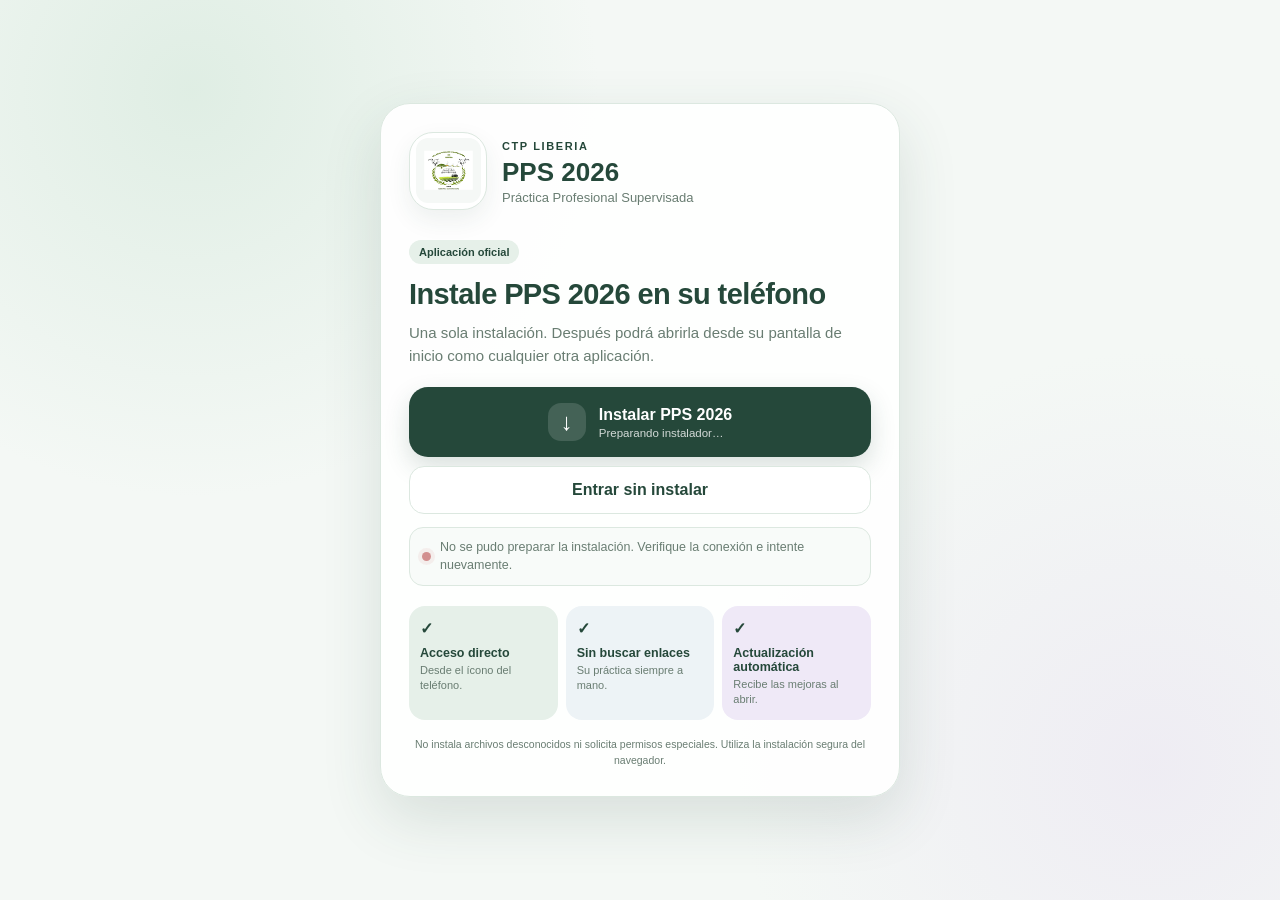
<file: index.html>
<!doctype html>
<html lang="es">
<head>
  <meta charset="utf-8">
  <meta name="viewport" content="width=device-width,initial-scale=1,viewport-fit=cover">
  <meta name="theme-color" content="#e6f0e9">
  <meta name="description" content="Instale PPS 2026 del CTP Liberia y consulte su práctica profesional desde una sola aplicación.">
  <meta name="mobile-web-app-capable" content="yes">
  <meta name="apple-mobile-web-app-capable" content="yes">
  <meta name="apple-mobile-web-app-status-bar-style" content="default">
  <meta name="apple-mobile-web-app-title" content="PPS 2026">
  <title>PPS 2026 · CTP Liberia</title>
  <link rel="canonical" href="https://corvec-liberia.github.io/PPS2026/">
  <link rel="manifest" href="./manifest.webmanifest?v=10">
  <link rel="icon" type="image/svg+xml" href="./icon.svg">
  <link rel="stylesheet" href="./styles.css?v=10">
  <script src="./app.js?v=11" defer></script>
</head>
<body>
  <main id="installer" class="installer">
    <section class="installer-card" aria-labelledby="installerTitle">
      <div class="app-identity">
        <div class="app-icon-shell"><img src="./icon.svg" alt="Escudo CTP Liberia"></div>
        <div>
          <span class="eyebrow">CTP LIBERIA</span>
          <h1 id="installerTitle">PPS 2026</h1>
          <p>Práctica Profesional Supervisada</p>
        </div>
      </div>

      <div class="installer-copy">
        <span id="installBadge" class="badge">Aplicación oficial</span>
        <h2 id="installHeading">Instale PPS 2026 en su teléfono</h2>
        <p id="installLead">Una sola instalación. Después podrá abrirla desde su pantalla de inicio como cualquier otra aplicación.</p>
      </div>

      <button id="installPrimary" class="install-primary" type="button">
        <span id="installPrimaryIcon" class="install-icon">↓</span>
        <span>
          <strong id="installPrimaryTitle">Instalar PPS 2026</strong>
          <small id="installPrimarySub">Tarda solo unos segundos</small>
        </span>
      </button>

      <button id="browserFallback" class="browser-fallback" type="button">
        Entrar sin instalar
      </button>

      <div id="installFeedback" class="install-feedback" role="status" aria-live="polite">
        <span id="feedbackDot" class="feedback-dot"></span>
        <span id="feedbackText">Preparando instalación…</span>
      </div>

      <div class="benefits">
        <div><span>✓</span><p><strong>Acceso directo</strong><small>Desde el ícono del teléfono.</small></p></div>
        <div><span>✓</span><p><strong>Sin buscar enlaces</strong><small>Su práctica siempre a mano.</small></p></div>
        <div><span>✓</span><p><strong>Actualización automática</strong><small>Recibe las mejoras al abrir.</small></p></div>
      </div>

      <p class="privacy-note">No instala archivos desconocidos ni solicita permisos especiales. Utiliza la instalación segura del navegador.</p>
    </section>
  </main>

  <section id="portal" class="portal" aria-label="Aplicación PPS 2026" hidden>
    <header class="app-bar">
      <img src="./icon.svg" alt="" width="34" height="34">
      <div class="app-title"><strong>PPS 2026</strong><span>CTP Liberia</span></div>
      <span id="connectionDot" class="connection-dot" title="Conexión"></span>
    </header>

    <div id="frameLoading" class="loading-overlay" role="status" aria-live="polite">
      <div class="loading-card">
        <img src="./icon.svg" class="loading-logo" alt="Escudo CTP Liberia">
        <div class="spinner" aria-hidden="true"></div>
        <h2 id="loadingTitle">Abriendo PPS 2026</h2>
        <p id="loadingDetail">Preparando la conexión segura con el portal institucional.</p>
        <div class="progress-track"><div id="appProgressBar" class="progress-bar"></div></div>
        <div class="progress-meta">
          <span id="appProgressStep">Iniciando aplicación…</span>
          <strong id="appProgressPct">8%</strong>
        </div>
        <p class="loading-note">La primera apertura puede tardar unos segundos mientras Google prepara la sesión.</p>
        <a id="directLink" class="fallback-link" href="https://script.google.com/macros/s/AKfycbwQ9x6TxoBpIgh1u15-5anOOsLEGmP2mypSJp3SU8qNYkFaG5KsOE639YhoZzcRNWz_XA/exec" target="_blank" rel="noopener noreferrer" hidden>Abrir directamente en el navegador</a>
      </div>
    </div>

    <iframe id="appFrame" title="Portal PPS 2026" referrerpolicy="strict-origin-when-cross-origin" allow="clipboard-read; clipboard-write"></iframe>
  </section>

  <div id="offline" class="offline" role="status" aria-live="polite" hidden>
    <strong>Sin conexión</strong><span>Reconéctese para continuar.</span>
    <button id="retry" type="button">Reintentar</button>
  </div>

  <dialog id="manualHelp" aria-labelledby="manualTitle">
    <button id="manualClose" class="dialog-close" type="button" aria-label="Cerrar">×</button>
    <img src="./icon.svg" width="64" height="64" alt="Escudo CTP Liberia">
    <h2 id="manualTitle">Instalar PPS 2026</h2>
    <p id="manualText"></p>
    <button id="manualAction" class="install-primary compact" type="button" hidden>Abrir en Chrome</button>
    <button id="manualDone" class="browser-fallback" type="button">Entendido</button>
  </dialog>
</body>
</html>
</file>
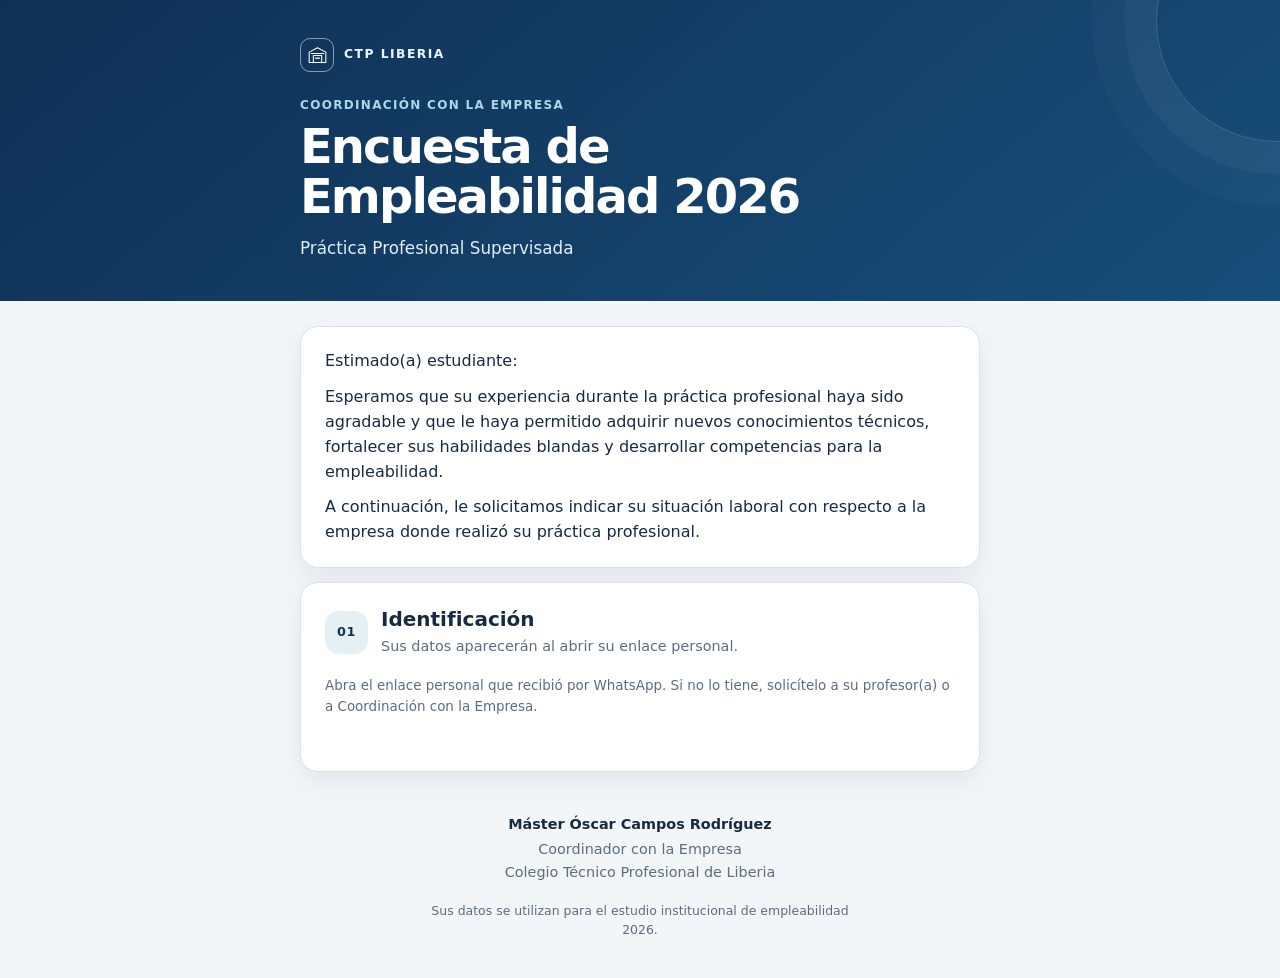
<file: empleabilidad/Index.html>
<!doctype html>
<html lang="es">
<head>
  <meta charset="utf-8">
  <meta name="viewport" content="width=device-width, initial-scale=1">
  <meta name="referrer" content="no-referrer">
  <meta http-equiv="refresh" content="0; url=./pwa/">
  <title>Encuesta de Empleabilidad 2026 · CTP Liberia</title>
</head>
<body>
  <p>La encuesta ahora se abre como aplicación web. <a href="./pwa/">Abrir Encuesta de Empleabilidad 2026</a>.</p>
</body>
</html>
</file>
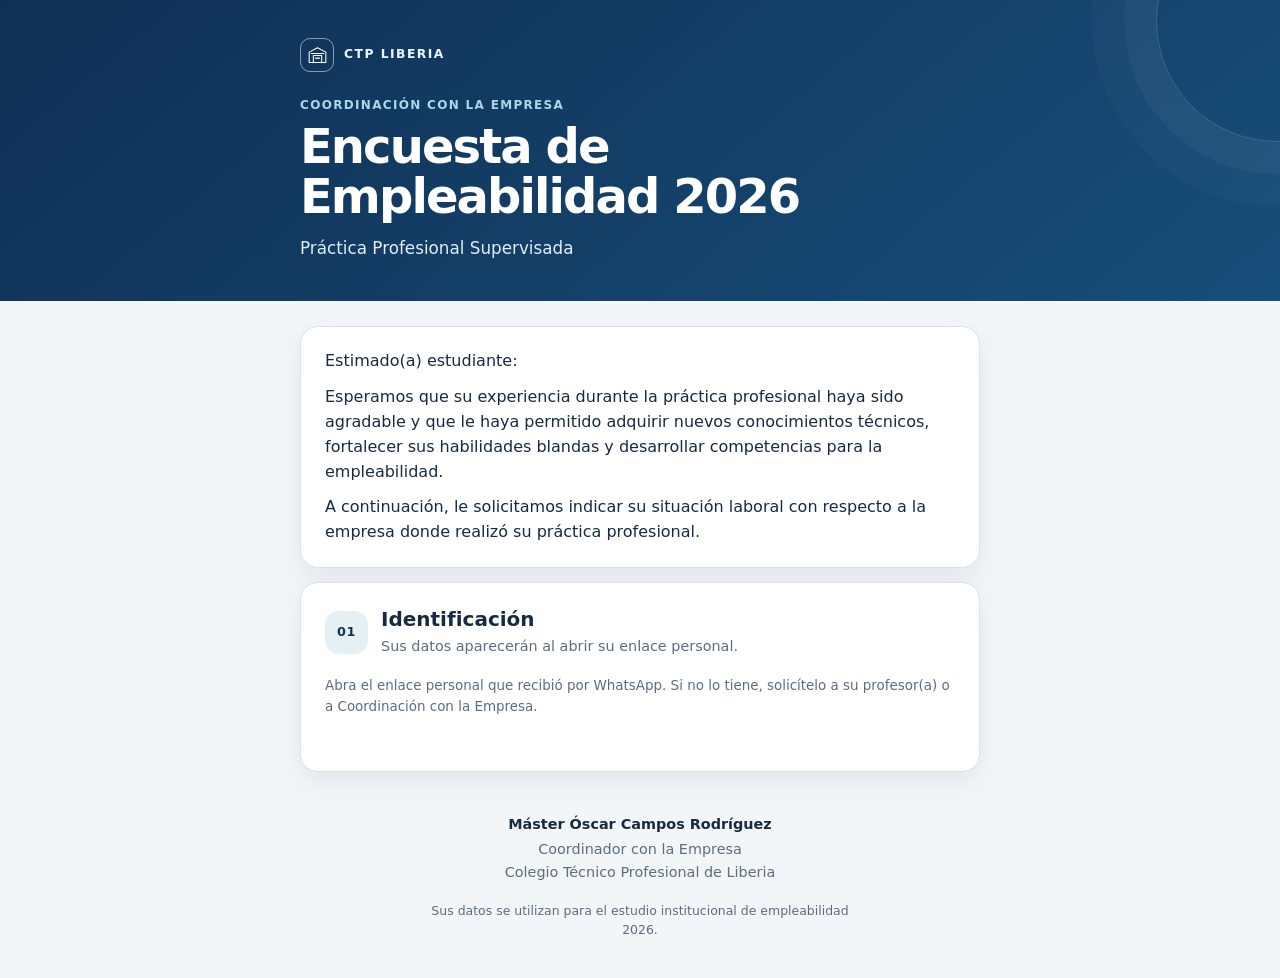
<file: empleabilidad/pwa/index.html>
<!doctype html>
<html lang="es">
<head>
  <meta charset="utf-8">
  <meta name="viewport" content="width=device-width, initial-scale=1, viewport-fit=cover">
  <meta name="theme-color" content="#12345b">
  <meta name="referrer" content="no-referrer">
  <meta name="description" content="Encuesta de Empleabilidad 2026 del CTP Liberia.">
  <meta http-equiv="Content-Security-Policy" content="default-src 'self'; style-src 'self'; script-src 'self' https://script.google.com https://*.googleusercontent.com; img-src 'self' data:; connect-src 'self'; frame-src https://script.google.com https://*.googleusercontent.com; form-action 'self' https://script.google.com https://*.googleusercontent.com; base-uri 'self'; object-src 'none'">
  <link rel="manifest" href="./manifest.webmanifest">
  <link rel="icon" href="./icon.svg" type="image/svg+xml">
  <link rel="stylesheet" href="./styles.css">
  <title>Encuesta de Empleabilidad 2026 · CTP Liberia</title>
</head>
<body>
  <header class="hero">
    <div class="brand-lockup" aria-hidden="true"><span class="brand-mark"><svg viewBox="0 0 48 48"><path d="M8 17.5 24 9l16 8.5v20H8z"/><path d="M16 38V24h16v14M12 20h24M20 29h8"/></svg></span><span>CTP LIBERIA</span></div>
    <p class="eyebrow">Coordinación con la Empresa</p>
    <h1>Encuesta de<br>Empleabilidad 2026</h1>
    <p class="hero-subtitle">Práctica Profesional Supervisada</p>
  </header>

  <main class="page-shell">
    <section class="intro-card card">
      <p>Estimado(a) estudiante:</p>
      <p>Esperamos que su experiencia durante la práctica profesional haya sido agradable y que le haya permitido adquirir nuevos conocimientos técnicos, fortalecer sus habilidades blandas y desarrollar competencias para la empleabilidad.</p>
      <p>A continuación, le solicitamos indicar su situación laboral con respecto a la empresa donde realizó su práctica profesional.</p>
    </section>

    <section id="connectionNotice" class="notice notice-info" role="status" aria-live="polite" hidden></section>

    <section id="identityCard" class="card form-card">
      <div class="section-heading">
        <span class="step-number">01</span>
        <div><h2>Identificación</h2><p>Sus datos aparecerán al abrir su enlace personal.</p></div>
      </div>
      <p id="identityHelp" class="helper-text">Abra el enlace personal que recibió por WhatsApp. Si no lo tiene, solicítelo a su profesor(a) o a Coordinación con la Empresa.</p>
      <p id="identityMessage" class="message" role="status" aria-live="polite"></p>
      <button id="retryIdentityButton" class="button button-secondary" type="button" hidden>Intentar de nuevo</button>
      <div id="studentField" hidden>
        <label for="verifiedSpecialty">Especialidad técnica</label>
        <input id="verifiedSpecialty" class="readonly-field" type="text" readonly aria-readonly="true">
        <label for="verifiedStudent">Nombre completo</label>
        <input id="verifiedStudent" class="readonly-field" type="text" readonly aria-readonly="true">
      </div>
    </section>

    <form id="surveyForm" class="card form-card" hidden>
      <div class="section-heading">
        <span class="step-number">02</span>
        <div><h2>Situación laboral</h2><p>Seleccione la opción que corresponde a su experiencia.</p></div>
      </div>
      <fieldset id="statusChoices" class="choice-list">
        <legend>Después de realizar su práctica profesional, indique cuál es su situación laboral:</legend>
        <label class="choice-card"><input type="radio" name="status" value="accepted" required><span class="radio-ui" aria-hidden="true"></span><span>La empresa me ofreció un contrato laboral y acepté.</span></label>
        <label class="choice-card"><input type="radio" name="status" value="declined"><span class="radio-ui" aria-hidden="true"></span><span>La empresa me ofreció un contrato laboral, pero no acepté.</span></label>
        <label class="choice-card"><input type="radio" name="status" value="future"><span class="radio-ui" aria-hidden="true"></span><span>La empresa no me ha ofrecido un contrato laboral, pero me indicó que me tomará en cuenta para futuras contrataciones.</span></label>
        <label class="choice-card"><input type="radio" name="status" value="none"><span class="radio-ui" aria-hidden="true"></span><span>La empresa no me ha ofrecido un contrato laboral.</span></label>
        <label class="choice-card"><input type="radio" name="status" value="undecided"><span class="radio-ui" aria-hidden="true"></span><span>Recibí una oferta laboral y todavía no he tomado una decisión.</span></label>
      </fieldset>

      <div id="reasonBox" class="conditional-field" hidden>
        <label for="reason">¿Cuál fue el motivo para no aceptar la oferta?</label>
        <select id="reason">
          <option value="">Seleccione el motivo</option>
          <option>Continuación de estudios</option>
          <option>Otra oportunidad laboral</option>
          <option>Motivos personales</option>
          <option>Condiciones laborales</option>
          <option>Otro motivo</option>
        </select>
      </div>

      <div class="notice notice-warm">
        <p>Si posteriormente recibe una oferta laboral de la empresa donde realizó su práctica profesional, le solicitamos ingresar nuevamente a este enlace y actualizar su información.</p>
        <p>Sus respuestas son muy importantes para nuestro estudio de empleabilidad 2026.</p>
      </div>
      <button id="submitButton" class="button button-primary" type="submit">Guardar respuesta</button>
      <p id="saveMessage" class="message" role="status" aria-live="polite"></p>
    </form>

    <div class="install-row">
      <button id="installButton" class="button button-quiet" type="button" hidden>Agregar a pantalla de inicio</button>
      <p id="iosInstall" class="helper-text" hidden>Para instalar en iPhone: toque <strong>Compartir</strong> y luego <strong>Agregar a pantalla de inicio</strong>.</p>
    </div>

    <footer class="signature">
      <p class="signature-name">Máster Óscar Campos Rodríguez</p>
      <p>Coordinador con la Empresa<br>Colegio Técnico Profesional de Liberia</p>
      <p class="footer-note">Sus datos se utilizan para el estudio institucional de empleabilidad 2026.</p>
    </footer>
  </main>
  <iframe id="gasTransport" name="gasTransport" title="Comunicación segura con el servicio institucional" hidden></iframe>
  <script src="./config.js?v=20261125-bridge5"></script>
  <script src="./app.js?v=20261125-bridge6" defer></script>
</body>
</html>
</file>
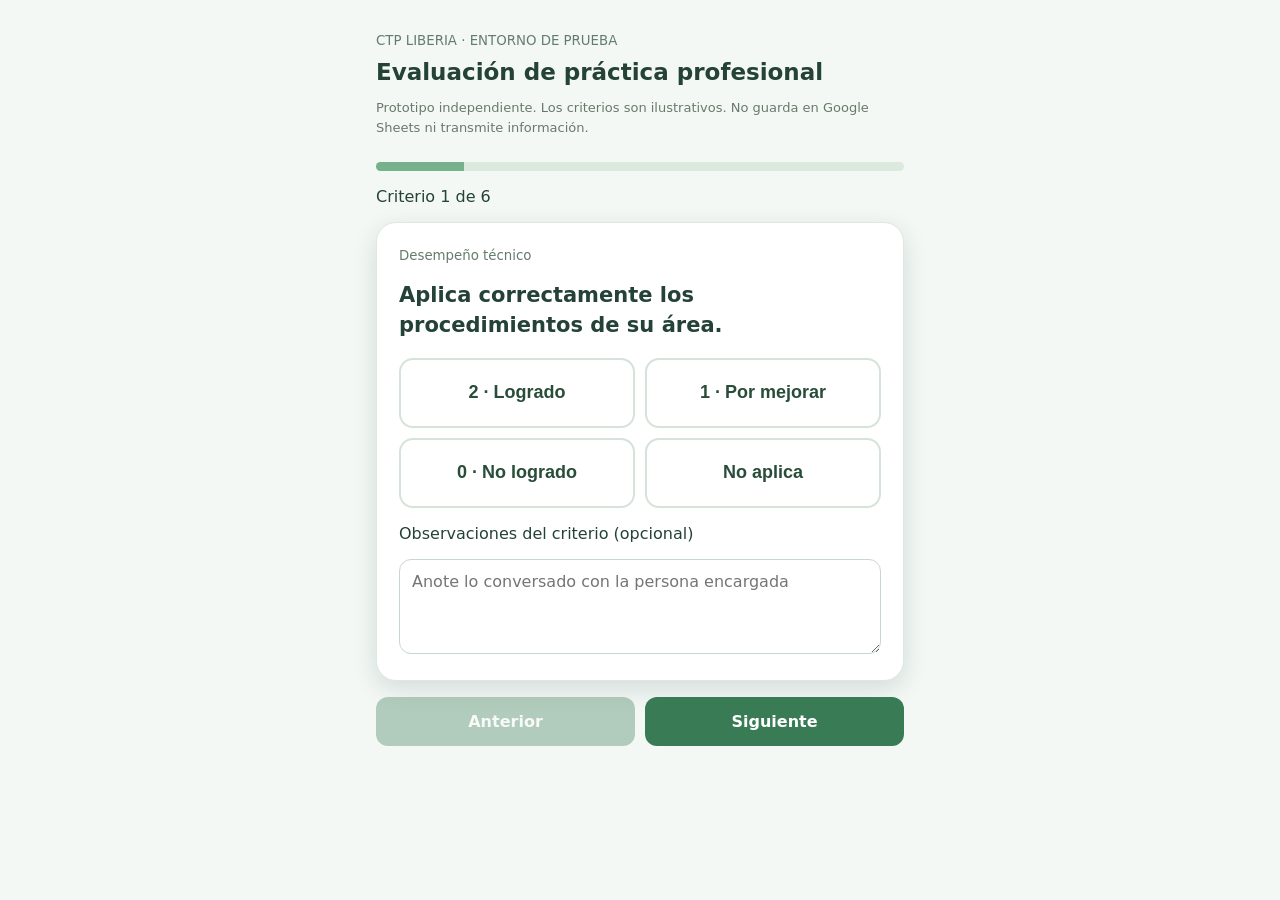
<file: prototipos/evaluacion-movil-con-firma.html>
<!doctype html>
<html lang="es"><head><meta charset="utf-8"><meta name="viewport" content="width=device-width,initial-scale=1,viewport-fit=cover"><title>PPS 2026 | Evaluación móvil con firma</title>
<style>:root{font-family:system-ui,Arial,sans-serif;color:#244237;background:#f3f8f4}*{box-sizing:border-box}body{margin:0}main{max-width:560px;margin:auto;padding:18px 16px 100px}header{padding:12px 0}small{color:#647c6c}.card{background:white;border:1px solid #dce9df;border-radius:20px;padding:22px;margin:16px 0;box-shadow:0 8px 24px #1232}h1{font-size:23px;margin:10px 0}h2{font-size:21px;line-height:1.4}.bar{height:9px;border-radius:12px;background:#dce9df;overflow:hidden}.fill{height:100%;background:#77b18c;transition:width .2s}.choices{display:grid;grid-template-columns:1fr 1fr;gap:10px}.choice{border:2px solid #d5e3d8;border-radius:14px;background:white;min-height:70px;font-size:18px;font-weight:700;color:#284d39}.choice[aria-pressed=true]{background:#d5f0de;border-color:#347c53}textarea{width:100%;min-height:95px;border:1px solid #c7d8cc;border-radius:12px;padding:12px;font:inherit}.actions{display:flex;gap:10px}.actions button{flex:1;border:0;border-radius:12px;padding:15px;font:inherit;font-weight:700;background:#397b55;color:white}.actions button:disabled{opacity:.35}.notice{font-size:13px;color:#69796c;line-height:1.5}.hidden{display:none} .signature-pad{width:100%;height:190px;display:block;touch-action:none;background:#fff;border:2px dashed #a2b9a9;border-radius:12px}.signature-tools{display:flex;gap:10px;margin:12px 0}.signature-tools button{padding:12px;border-radius:10px;border:1px solid #c8dace;background:#edf5ef;font-weight:650;color:#244237}.signature-status{font-size:13px;color:#526d5b} </style></head><body><main><header><small>CTP LIBERIA · ENTORNO DE PRUEBA</small><h1>Evaluación de práctica profesional</h1><p class="notice">Prototipo independiente. Los criterios son ilustrativos. No guarda en Google Sheets ni transmite información.</p></header><div id="app"><div class="bar"><div class="fill" id="fill"></div></div><p id="progress"></p><section class="card"><small id="category"></small><h2 id="criterion"></h2><div class="choices" id="choices"></div><p><label for="notes">Observaciones del criterio (opcional)</label></p><textarea id="notes" placeholder="Anote lo conversado con la persona encargada"></textarea></section><div class="actions"><button id="back">Anterior</button><button id="next">Siguiente</button></div></div><section id="review" class="card hidden"><h2>Revisión de respuestas</h2><div id="summary"></div><div class="actions"><button id="edit">Volver a evaluar</button></div><section id="signatureSection"><h2>Firma del profesor supervisor</h2><p class="notice">Presione «Activar firma» y firme con el dedo o el mouse. Puede borrar y repetir antes de confirmar.</p><div class="signature-tools"><button type="button" id="activateSignature">Activar firma</button><button type="button" id="clearSignature" disabled>Borrar firma</button></div><canvas id="signaturePad" class="signature-pad hidden" aria-label="Espacio para firma manuscrita"></canvas><p id="signatureStatus" class="signature-status" role="status">Firma pendiente</p><div class="actions"><button id="confirmSignature" disabled>Confirmar firma</button></div><p id="signaturePreview" class="notice"></p></section><p class="notice">La opción de guardar en la base institucional se habilitará únicamente después de verificar el servidor Apps Script y realizar pruebas controladas.</p></section></main><script>
let signatureActive=false,signatureHasInk=false,signatureConfirmed=false;
const sigCanvas=()=>document.getElementById('signaturePad');
function initSignature(){const canvas=sigCanvas();const ctx=canvas.getContext('2d');const rect=canvas.getBoundingClientRect();const ratio=window.devicePixelRatio||1;canvas.width=Math.round(rect.width*ratio);canvas.height=Math.round(rect.height*ratio);ctx.scale(ratio,ratio);ctx.strokeStyle='#1b392b';ctx.lineWidth=2.5;ctx.lineCap='round';ctx.lineJoin='round';let drawing=false;const point=e=>{const r=canvas.getBoundingClientRect();return {x:e.clientX-r.left,y:e.clientY-r.top}};canvas.onpointerdown=e=>{if(!signatureActive)return;drawing=true;canvas.setPointerCapture(e.pointerId);const p=point(e);ctx.beginPath();ctx.moveTo(p.x,p.y);ctx.lineTo(p.x+.01,p.y+.01);ctx.stroke();signatureHasInk=true;signatureConfirmed=false;document.getElementById('confirmSignature').disabled=false;document.getElementById('signatureStatus').textContent='Firma dibujada, pendiente de confirmar'};canvas.onpointermove=e=>{if(!drawing)return;const p=point(e);ctx.lineTo(p.x,p.y);ctx.stroke()};canvas.onpointerup=canvas.onpointercancel=()=>{drawing=false};}
document.addEventListener('DOMContentLoaded',()=>{const a=document.getElementById('activateSignature'),c=document.getElementById('clearSignature'),f=document.getElementById('confirmSignature'),status=document.getElementById('signatureStatus');a.onclick=()=>{sigCanvas().classList.remove('hidden');signatureActive=true;c.disabled=false;a.disabled=true;initSignature();status.textContent='Espacio activado: dibuje su firma'};c.onclick=()=>{const canvas=sigCanvas();canvas.getContext('2d').clearRect(0,0,canvas.width,canvas.height);signatureHasInk=false;signatureConfirmed=false;f.disabled=true;status.textContent='Firma borrada. Puede volver a firmar';document.getElementById('signaturePreview').textContent=''};f.onclick=()=>{if(!signatureHasInk)return;signatureConfirmed=true;status.textContent='Firma confirmada para esta demostración';document.getElementById('signaturePreview').textContent='La firma se mantiene únicamente en esta página. No se ha enviado ni guardado en la base institucional.'};});
const criteria=[["Desempeño técnico","Aplica correctamente los procedimientos de su área."],["Responsabilidad","Cumple las tareas y los horarios acordados."],["Trabajo en equipo","Colabora de forma respetuosa con otras personas."],["Comunicación","Comunica sus ideas y necesidades con claridad."],["Seguridad","Cumple las medidas de seguridad correspondientes."],["Iniciativa","Muestra disposición para aprender y mejorar."]];
let index=0;const answers=Array(criteria.length).fill(null),observations=Array(criteria.length).fill("");
const el=id=>document.getElementById(id);
function render(){el("review").classList.add("hidden");el("app").classList.remove("hidden");el("fill").style.width=((index+1)/criteria.length*100)+"%";el("progress").textContent="Criterio "+(index+1)+" de "+criteria.length;el("category").textContent=criteria[index][0];el("criterion").textContent=criteria[index][1];el("notes").value=observations[index];el("choices").replaceChildren();for(const [value,label] of [["2","2 · Logrado"],["1","1 · Por mejorar"],["0","0 · No logrado"],["NA","No aplica"]]){const b=document.createElement("button");b.className="choice";b.type="button";b.textContent=label;b.setAttribute("aria-pressed",String(answers[index]===value));b.onclick=()=>{answers[index]=value;render()};el("choices").appendChild(b)}el("back").disabled=index===0;el("next").textContent=index===criteria.length-1?"Revisar":"Siguiente";}
el("notes").oninput=e=>observations[index]=e.target.value;
el("back").onclick=()=>{if(index>0){index--;render()}};
el("next").onclick=()=>{if(index<criteria.length-1){index++;render()}else{el("app").classList.add("hidden");el("review").classList.remove("hidden");el("summary").replaceChildren();criteria.forEach((c,i)=>{const p=document.createElement("p");p.textContent=(i+1)+". "+c[0]+": "+(answers[i]??"Sin calificar")+(observations[i]?" — "+observations[i]:"");el("summary").appendChild(p)})}};
el("edit").onclick=()=>{index=0;render()};render();
</script></body></html>
</file>
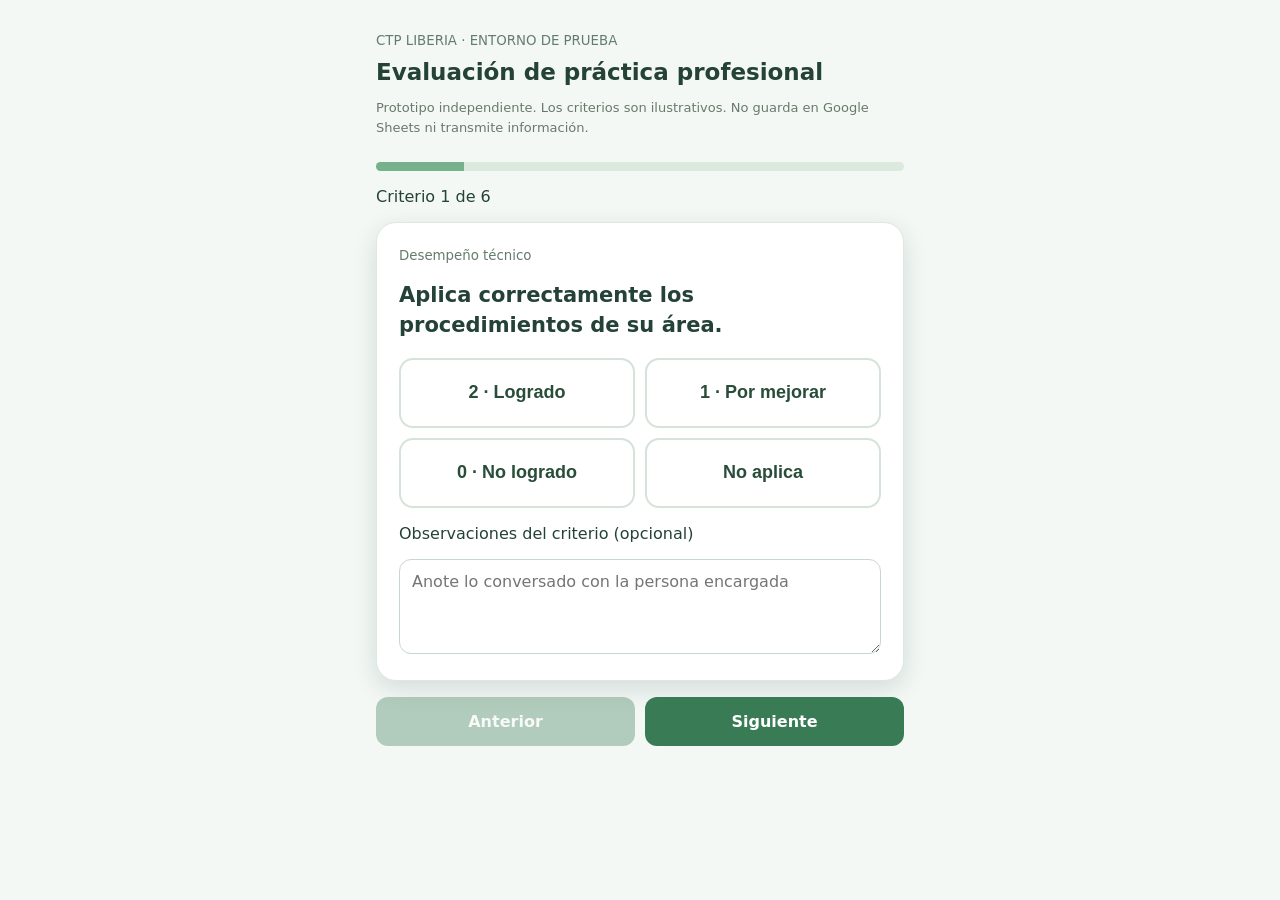
<file: prototipos/evaluacion-movil.html>
<!doctype html>
<html lang="es"><head><meta charset="utf-8"><meta name="viewport" content="width=device-width,initial-scale=1,viewport-fit=cover"><title>PPS 2026 | Evaluación móvil (prueba)</title>
<style>:root{font-family:system-ui,Arial,sans-serif;color:#244237;background:#f3f8f4}*{box-sizing:border-box}body{margin:0}main{max-width:560px;margin:auto;padding:18px 16px 100px}header{padding:12px 0}small{color:#647c6c}.card{background:white;border:1px solid #dce9df;border-radius:20px;padding:22px;margin:16px 0;box-shadow:0 8px 24px #1232}h1{font-size:23px;margin:10px 0}h2{font-size:21px;line-height:1.4}.bar{height:9px;border-radius:12px;background:#dce9df;overflow:hidden}.fill{height:100%;background:#77b18c;transition:width .2s}.choices{display:grid;grid-template-columns:1fr 1fr;gap:10px}.choice{border:2px solid #d5e3d8;border-radius:14px;background:white;min-height:70px;font-size:18px;font-weight:700;color:#284d39}.choice[aria-pressed=true]{background:#d5f0de;border-color:#347c53}textarea{width:100%;min-height:95px;border:1px solid #c7d8cc;border-radius:12px;padding:12px;font:inherit}.actions{display:flex;gap:10px}.actions button{flex:1;border:0;border-radius:12px;padding:15px;font:inherit;font-weight:700;background:#397b55;color:white}.actions button:disabled{opacity:.35}.notice{font-size:13px;color:#69796c;line-height:1.5}.hidden{display:none}</style></head><body><main><header><small>CTP LIBERIA · ENTORNO DE PRUEBA</small><h1>Evaluación de práctica profesional</h1><p class="notice">Prototipo independiente. Los criterios son ilustrativos. No guarda en Google Sheets ni transmite información.</p></header><div id="app"><div class="bar"><div class="fill" id="fill"></div></div><p id="progress"></p><section class="card"><small id="category"></small><h2 id="criterion"></h2><div class="choices" id="choices"></div><p><label for="notes">Observaciones del criterio (opcional)</label></p><textarea id="notes" placeholder="Anote lo conversado con la persona encargada"></textarea></section><div class="actions"><button id="back">Anterior</button><button id="next">Siguiente</button></div></div><section id="review" class="card hidden"><h2>Revisión de respuestas</h2><div id="summary"></div><div class="actions"><button id="edit">Volver a evaluar</button></div><p class="notice">La opción de guardar en la base institucional se habilitará únicamente después de verificar el servidor Apps Script y realizar pruebas controladas.</p></section></main><script>
const criteria=[["Desempeño técnico","Aplica correctamente los procedimientos de su área."],["Responsabilidad","Cumple las tareas y los horarios acordados."],["Trabajo en equipo","Colabora de forma respetuosa con otras personas."],["Comunicación","Comunica sus ideas y necesidades con claridad."],["Seguridad","Cumple las medidas de seguridad correspondientes."],["Iniciativa","Muestra disposición para aprender y mejorar."]];
let index=0;const answers=Array(criteria.length).fill(null),observations=Array(criteria.length).fill("");
const el=id=>document.getElementById(id);
function render(){el("review").classList.add("hidden");el("app").classList.remove("hidden");el("fill").style.width=((index+1)/criteria.length*100)+"%";el("progress").textContent="Criterio "+(index+1)+" de "+criteria.length;el("category").textContent=criteria[index][0];el("criterion").textContent=criteria[index][1];el("notes").value=observations[index];el("choices").replaceChildren();for(const [value,label] of [["2","2 · Logrado"],["1","1 · Por mejorar"],["0","0 · No logrado"],["NA","No aplica"]]){const b=document.createElement("button");b.className="choice";b.type="button";b.textContent=label;b.setAttribute("aria-pressed",String(answers[index]===value));b.onclick=()=>{answers[index]=value;render()};el("choices").appendChild(b)}el("back").disabled=index===0;el("next").textContent=index===criteria.length-1?"Revisar":"Siguiente";}
el("notes").oninput=e=>observations[index]=e.target.value;
el("back").onclick=()=>{if(index>0){index--;render()}};
el("next").onclick=()=>{if(index<criteria.length-1){index++;render()}else{el("app").classList.add("hidden");el("review").classList.remove("hidden");el("summary").replaceChildren();criteria.forEach((c,i)=>{const p=document.createElement("p");p.textContent=(i+1)+". "+c[0]+": "+(answers[i]??"Sin calificar")+(observations[i]?" — "+observations[i]:"");el("summary").appendChild(p)})}};
el("edit").onclick=()=>{index=0;render()};render();
</script></body></html>
</file>
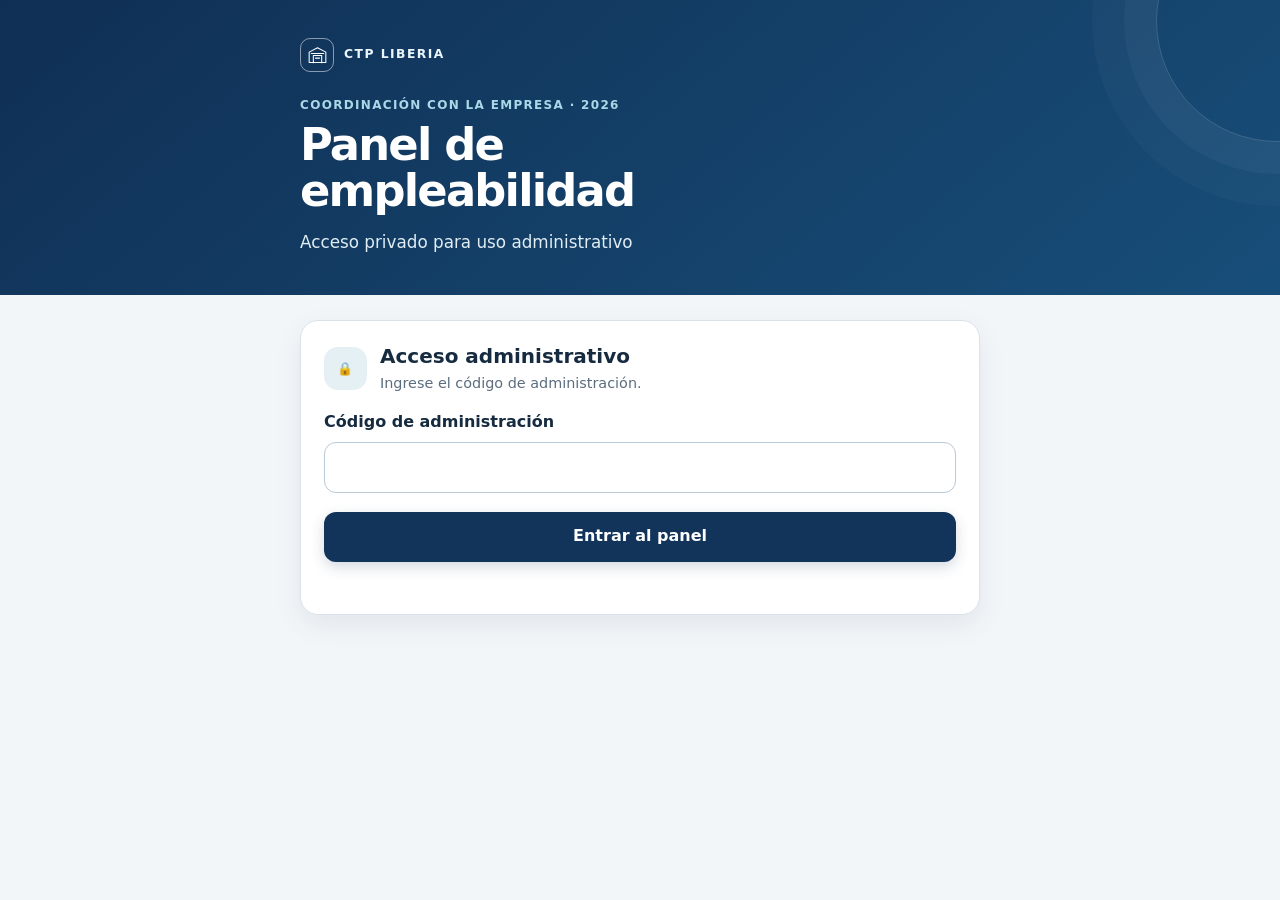
<file: empleabilidad/pwa/admin.html>
<!doctype html>
<html lang="es">
<head>
  <meta charset="utf-8">
  <meta name="viewport" content="width=device-width, initial-scale=1, viewport-fit=cover">
  <meta name="theme-color" content="#12345b">
  <meta name="referrer" content="no-referrer">
  <meta http-equiv="Content-Security-Policy" content="default-src 'self'; style-src 'self'; script-src 'self' https://script.google.com https://*.googleusercontent.com; img-src 'self' data:; connect-src 'self'; frame-src https://script.google.com https://*.googleusercontent.com; form-action 'self' https://script.google.com https://*.googleusercontent.com; base-uri 'self'; object-src 'none'">
  <link rel="stylesheet" href="./styles.css">
  <link rel="stylesheet" href="./admin.css">
  <title>Panel privado · Empleabilidad 2026</title>
</head>
<body>
  <header class="hero admin-hero">
    <div class="brand-lockup"><span class="brand-mark" aria-hidden="true"><svg viewBox="0 0 48 48"><path d="M8 17.5 24 9l16 8.5v20H8z"/><path d="M16 38V24h16v14M12 20h24M20 29h8"/></svg></span><span>CTP LIBERIA</span></div>
    <p class="eyebrow">Coordinación con la Empresa · 2026</p>
    <h1>Panel de empleabilidad</h1>
    <p class="hero-subtitle">Acceso privado para uso administrativo</p>
  </header>
  <main class="page-shell admin-shell">
    <section id="loginCard" class="card admin-card">
      <div class="section-heading"><span class="step-number">🔒</span><div><h2>Acceso administrativo</h2><p>Ingrese el código de administración.</p></div></div>
      <form id="loginForm">
        <label for="adminCode">Código de administración</label>
        <input id="adminCode" type="password" autocomplete="current-password" spellcheck="false" required>
        <button id="loginButton" class="button button-primary" type="submit">Entrar al panel</button>
        <p id="loginMessage" class="message" role="status" aria-live="polite"></p>
      </form>
    </section>

    <section id="dashboard" hidden>
      <div class="dashboard-toolbar"><div><p id="updatedAt" class="updated-at"></p><p class="privacy-note">Los listados de estudiantes se consultan desde Apps Script después de validar el código.</p></div><div class="toolbar-actions"><button id="refreshButton" class="button button-quiet" type="button">Actualizar</button><button id="logoutButton" class="button button-quiet" type="button">Cerrar sesión</button></div></div>
      <div id="metricCards" class="metric-grid"></div>

      <section class="card admin-card filter-card">
        <div class="section-heading"><span class="step-number">⌕</span><div><h2>Filtros de resultados</h2><p>Los indicadores generales se muestran completos.</p></div></div>
        <div class="filter-grid"><div><label for="filterSpecialty">Especialidad</label><select id="filterSpecialty"><option value="">Todas</option></select></div><div><label for="filterCompany">Empresa</label><select id="filterCompany"><option value="">Todas</option></select></div></div>
      </section>

      <section class="card admin-card">
        <div class="section-heading"><span class="step-number">A</span><div><h2>Resultados por especialidad</h2><p>Participación, ofertas y contrataciones.</p></div></div>
        <h3 class="chart-heading">Participación por especialidad</h3><div id="specialtyChart" class="bar-list" role="list" aria-label="Participación por especialidad"></div>
        <div id="specialtyResults" class="table-scroll"></div>
      </section>
      <section class="card admin-card">
        <div class="section-heading"><span class="step-number">B</span><div><h2>Resultados por empresa</h2><p>Información agregada de la práctica.</p></div></div>
        <h3 class="chart-heading">Participación por empresa</h3><div id="companyChart" class="bar-list" role="list" aria-label="Participación por empresa"></div>
        <div id="companyResults" class="table-scroll"></div>
      </section>
      <section class="card admin-card">
        <div class="section-heading"><span class="step-number">C</span><div><h2>Motivos de rechazo</h2><p>Solo se cuentan respuestas de oferta rechazada.</p></div></div>
        <div id="reasonResults" class="bar-list"></div>
      </section>
      <section class="card admin-card">
        <div class="section-heading"><span class="step-number">D</span><div><h2>Respuestas recibidas</h2><p>Listado administrativo, con fecha de actualización.</p></div></div>
        <div id="responseResults" class="table-scroll"></div>
      </section>
      <section class="card admin-card">
        <div class="section-heading"><span class="step-number">E</span><div><h2>Estudiantes pendientes</h2><p>Elegibles sin una respuesta vigente.</p></div></div>
        <div id="pendingResults" class="table-scroll"></div>
      </section>
      <section class="card admin-card">
        <div class="section-heading"><span class="step-number">F</span><div><h2>Mensajes personales por WhatsApp</h2><p>Seleccione la especialidad y abra cada chat. El mensaje lleva el enlace que identifica al estudiante automáticamente.</p></div></div>
        <p class="privacy-note">WhatsApp abrirá el chat con el número y el texto preparados. Revise el destinatario y presione Enviar dentro de WhatsApp.</p>
        <div class="link-filters">
          <div><label for="linkSpecialty">Especialidad</label><select id="linkSpecialty"><option value="">Todas</option></select></div>
          <div><label for="linkStatus">Respuesta</label><select id="linkStatus"><option value="all">Todos</option><option value="pending">Pendientes</option><option value="responded">Ya respondieron</option></select></div>
          <div><label for="linkSearch">Buscar estudiante</label><input id="linkSearch" type="search" placeholder="Nombre o empresa"></div>
        </div>
        <p id="linkSummary" class="link-summary" role="status" aria-live="polite"></p>
        <div id="linkResults" class="link-groups"></div>
      </section>
      <p id="dashboardMessage" class="message" role="status" aria-live="polite"></p>
    </section>
  </main>
  <iframe id="adminTransport" name="adminTransport" title="Comunicación segura con el panel" hidden></iframe>
  <script src="./config.js?v=20261125-bridge5"></script>
  <script src="./admin.js?v=20261125-bridge5" defer></script>
</body>
</html>
</file>
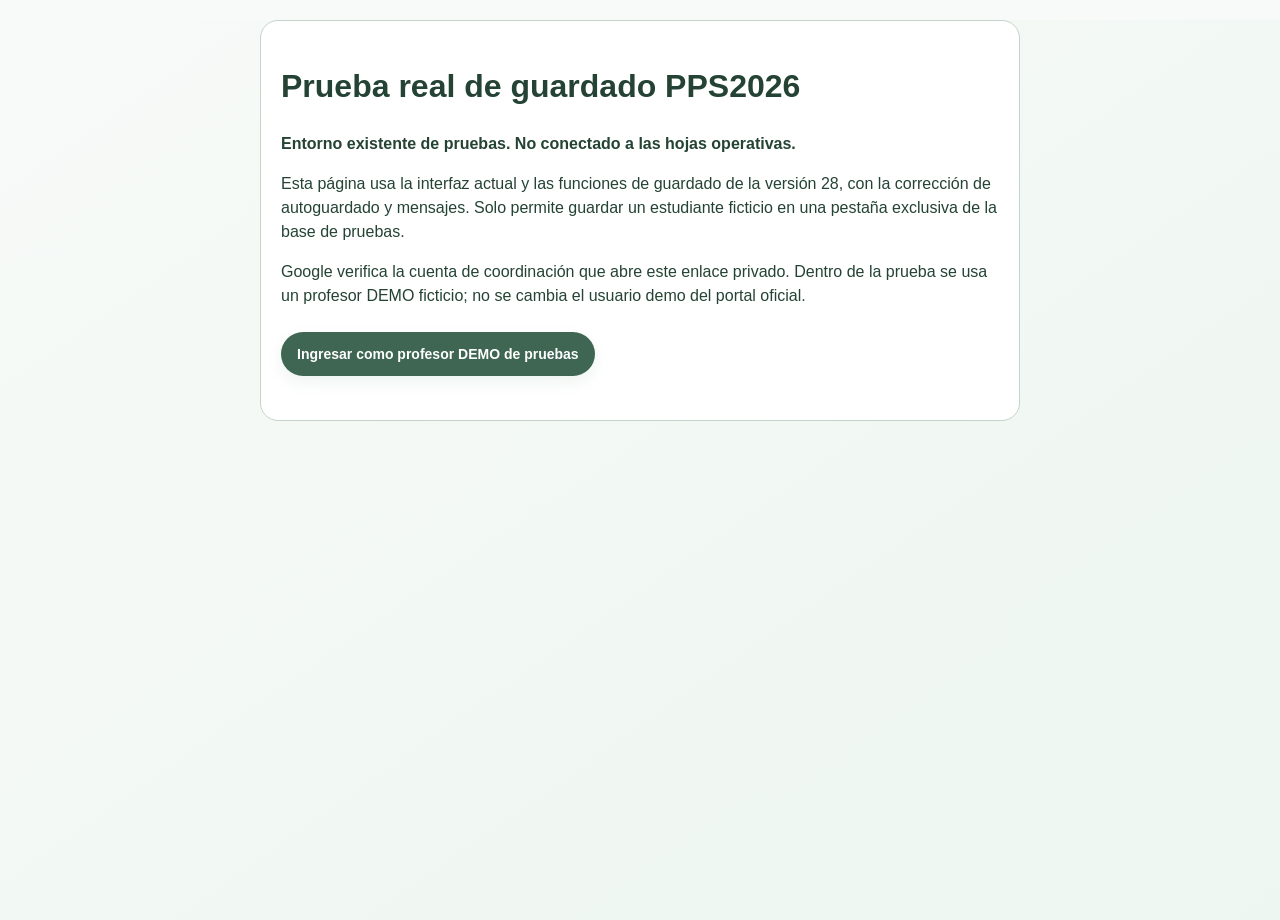
<file: herramientas-pruebas/retroalimentacion/PruebaGuardado.html>
<!doctype html><meta charset="utf-8"><title>PPS2026 — pruebas aisladas de guardado</title><meta name="viewport" content="width=device-width,initial-scale=1"><style>
    :root {
      --bg: #f7fbf8;
      --panel: #ffffff;
      --panel-soft: #fbfefd;
      --primary: #9ccbb0;
      --primary-dark: #6f9f83;
      --primary-deep: #355944;
      --primary-soft: #edf7f1;
      --secondary: #c9e2d2;
      --secondary-soft: #f3faf5;
      --accent: #e6d58f;
      --accent-soft: #fbf6e3;
      --text: #31473a;
      --muted: #6f8576;
      --border: #dbe9df;
      --success: #7fb892;
      --warning: #c8aa4c;
      --danger: #cf8f8f;
      --shadow: 0 14px 32px rgba(128, 175, 148, 0.14);
      --radius: 22px;
    }

    * { box-sizing: border-box; }

    html, body {
      margin: 0;
      padding: 0;
      font-family: Arial, sans-serif;
      background: var(--bg);
      color: var(--text);
      min-height: 100vh;
    }

    .loader {
      min-height: 100vh;
      display: grid;
      place-items: center;
      background:
        radial-gradient(circle at 20% 20%, rgba(201, 226, 210, 0.50), transparent 30%),
        radial-gradient(circle at 80% 10%, rgba(230, 213, 143, 0.22), transparent 25%),
        linear-gradient(180deg, #f9fdfb 0%, #f2faf5 100%);
      padding: 24px;
    }

    .loader-card {
      width: min(440px, 92vw);
      background: rgba(255,255,255,0.86);
      border: 1px solid var(--border);
      border-radius: 26px;
      box-shadow: var(--shadow);
      padding: 30px;
      text-align: center;
    }

    .loader-logo {
      width: 92px;
      height: 92px;
      border-radius: 50%;
      background: white;
      margin: 0 auto 16px;
      padding: 8px;
      border: 3px solid #edf6f0;
      box-shadow: 0 8px 22px rgba(128, 175, 148, 0.15);
      object-fit: contain;
    }

    .loader-title {
      font-size: 20px;
      font-weight: bold;
      color: var(--primary-deep);
      margin-bottom: 8px;
    }

    .loader-subtitle {
      font-size: 14px;
      color: var(--muted);
      line-height: 1.45;
      margin-bottom: 22px;
    }

    .loader-progress-shell {
      height: 12px;
      background: #eef6f1;
      border-radius: 999px;
      overflow: hidden;
      border: 1px solid var(--border);
      margin-bottom: 10px;
    }

    .loader-progress-bar {
      width: 0%;
      height: 100%;
      border-radius: 999px;
      background: linear-gradient(90deg, #9ccbb0, #c9e2d2, #e6d58f);
      transition: width 0.22s ease;
    }

    .loader-meta {
      display: flex;
      justify-content: space-between;
      gap: 12px;
      font-size: 12px;
      color: var(--muted);
      margin-top: 8px;
    }

    .app { display: none; min-height: 100vh; }

    .sidebar {
      width: 290px;
      position: fixed;
      left: 0;
      top: 0;
      bottom: 0;
      overflow-y: auto;
      padding: 24px 18px;
      background: linear-gradient(180deg, #edf7f1 0%, #e6f2ea 52%, #dcebe1 100%);
      border-right: 1px solid rgba(128, 175, 148, 0.18);
    }

    .brand {
      text-align: center;
      margin-bottom: 26px;
      padding-bottom: 22px;
      border-bottom: 1px solid rgba(128, 175, 148, 0.22);
    }

    .brand-logo-box {
      width: 118px;
      height: 118px;
      margin: 0 auto 14px;
      border-radius: 50%;
      background: white;
      display: grid;
      place-items: center;
      padding: 8px;
      box-shadow: 0 10px 22px rgba(128, 175, 148, 0.18);
      border: 3px solid #f3f8f5;
    }

    .brand-logo { max-width: 100%; max-height: 100%; object-fit: contain; }

    .brand h1 { margin: 0 0 8px; font-size: 21px; color: var(--text); }
    .brand p { margin: 0; font-size: 13px; line-height: 1.45; color: var(--muted); }

    .brand-mini {
      margin-top: 10px;
      display: inline-block;
      padding: 5px 10px;
      background: rgba(255,255,255,0.72);
      border: 1px solid rgba(128, 175, 148, 0.18);
      border-radius: 999px;
      font-size: 11px;
      color: var(--primary-dark);
      font-weight: bold;
    }

    .nav { margin-top: 8px; }

    .nav button {
      width: 100%;
      border: 0;
      background: transparent;
      color: var(--text);
      text-align: left;
      padding: 13px 14px;
      border-radius: 12px;
      cursor: pointer;
      font-size: 15px;
      margin-bottom: 6px;
      transition: all 0.18s ease;
    }

    .nav button:hover { background: rgba(255,255,255,0.64); }

    .nav button.active {
      background: rgba(255,255,255,0.92);
      font-weight: bold;
      color: var(--primary-dark);
      box-shadow: inset 0 0 0 1px rgba(128,175,148,0.18);
    }

    .footer-note {
      margin-top: 18px;
      text-align: center;
      font-size: 12px;
      color: var(--muted);
      line-height: 1.45;
    }

    .main { margin-left: 290px; padding: 28px; }

    .hero {
      background: linear-gradient(135deg, #ffffff 0%, #f8fcf9 62%, #f2f8f4 100%);
      border-radius: 24px;
      padding: 26px 28px;
      box-shadow: var(--shadow);
      border: 1px solid var(--border);
      margin-bottom: 24px;
      display: flex;
      align-items: center;
      justify-content: space-between;
      gap: 16px;
      position: relative;
      overflow: hidden;
    }

    .hero::before {
      content: "";
      position: absolute;
      left: 0;
      top: 20px;
      bottom: 20px;
      width: 8px;
      border-radius: 0 10px 10px 0;
      background: linear-gradient(180deg, var(--primary) 0%, var(--secondary) 100%);
    }

    .hero::after {
      content: "";
      position: absolute;
      right: -55px;
      top: -55px;
      width: 190px;
      height: 190px;
      border-radius: 50%;
      background: rgba(201, 226, 210, 0.30);
    }

    .hero-left, .hero-actions { position: relative; z-index: 1; }

    .hero-chip {
      display: inline-block;
      padding: 6px 12px;
      border-radius: 999px;
      background: var(--primary-soft);
      color: var(--primary-dark);
      font-size: 12px;
      font-weight: bold;
      margin-bottom: 10px;
      border: 1px solid rgba(128, 175, 148, 0.18);
    }

    .hero h2 { margin: 0 0 8px; font-size: 23px; color: var(--text); letter-spacing: 0.2px; }
    .hero-main-title { margin: 0 0 6px; font-size: 16px; font-weight: bold; color: var(--primary-dark); }
    .hero p { margin: 0; color: var(--muted); font-size: 14px; line-height: 1.5; }

    .hero-actions { display: flex; gap: 10px; align-items: center; flex-wrap: wrap; }

    .btn {
      border: 0;
      border-radius: 12px;
      padding: 11px 16px;
      cursor: pointer;
      font-weight: bold;
      font-size: 14px;
      transition: all 0.18s ease;
      box-shadow: 0 6px 16px rgba(128, 175, 148, 0.14);
    }

    .btn:hover { transform: translateY(-1px); filter: brightness(0.98); }
    .btn.primary { background: var(--primary); color: #294136; }
    .btn.secondary { background: #ffffff; color: var(--primary-dark); border: 1px solid var(--border); }
    .btn.warning { background: var(--accent); color: #665926; }
    .btn.danger { background: #ebd0d0; color: #7a5252; }
    .btn.small { padding: 7px 10px; font-size: 12px; }

    .view { display: none; }
    .view.active { display: block; }

    .cards {
      display: grid;
      grid-template-columns: repeat(4, minmax(160px, 1fr));
      gap: 16px;
      margin-bottom: 24px;
    }

    .card {
      background: var(--panel);
      border-radius: var(--radius);
      border: 1px solid var(--border);
      box-shadow: var(--shadow);
      padding: 20px;
    }

    .card .label { color: var(--muted); font-size: 13px; margin-bottom: 8px; }
    .card .number { font-size: 32px; font-weight: bold; color: var(--text); }

    .grid-2 { display: grid; grid-template-columns: 1fr 1fr; gap: 18px; }

    .panel {
      background: var(--panel);
      border-radius: var(--radius);
      border: 1px solid var(--border);
      box-shadow: var(--shadow);
      padding: 20px;
      margin-bottom: 20px;
    }

    .panel h3 {
      margin-top: 0;
      color: var(--text);
      border-left: 5px solid var(--primary);
      padding-left: 10px;
      font-size: 18px;
    }

    .toolbar { display: flex; gap: 10px; margin-bottom: 14px; flex-wrap: wrap; }

    input, select, textarea {
      width: 100%;
      border: 1px solid var(--border);
      border-radius: 12px;
      padding: 10px 12px;
      font-family: Arial, sans-serif;
      font-size: 14px;
      background: #fcfefd;
      color: var(--text);
      outline: none;
    }

    input:focus, select:focus, textarea:focus {
      border-color: var(--primary);
      box-shadow: 0 0 0 4px rgba(156, 203, 176, 0.14);
    }

    textarea { min-height: 90px; resize: vertical; }
    .input-sm { max-width: 330px; }

    table { width: 100%; border-collapse: collapse; background: white; border-radius: 14px; overflow: hidden; }
    th, td { border-bottom: 1px solid var(--border); padding: 10px; text-align: left; font-size: 13px; vertical-align: top; }
    th { background: #eef6f1; color: var(--text); font-weight: bold; }
    tr:hover td { background: #f9fcfa; }

    .badge {
      display: inline-block;
      padding: 5px 8px;
      border-radius: 999px;
      font-size: 12px;
      font-weight: bold;
      background: var(--primary-soft);
      color: var(--primary-dark);
    }

    .badge.warning { background: var(--accent-soft); color: #947933; }
    .badge.success { background: #eef7f1; color: #5e8c70; }
    .badge.danger { background: #f9ecec; color: #ad6f6f; }

    .bar-row { margin-bottom: 12px; }
    .bar-label { display: flex; justify-content: space-between; font-size: 13px; margin-bottom: 5px; gap: 12px; }
    .bar-bg { height: 10px; background: #edf4ef; border-radius: 999px; overflow: hidden; }
    .bar { height: 10px; background: linear-gradient(90deg, var(--primary) 0%, var(--secondary) 100%); border-radius: 999px; }

    .notice {
      padding: 12px 14px;
      background: #f5faf6;
      border: 1px solid var(--border);
      border-radius: 12px;
      color: var(--text);
      margin-bottom: 16px;
      line-height: 1.5;
    }

    .empty-state {
      padding: 18px;
      background: #fbfefd;
      border: 1px dashed var(--border);
      border-radius: 14px;
      color: var(--muted);
      text-align: center;
    }

    .modal-backdrop {
      display: none;
      position: fixed;
      inset: 0;
      background: rgba(90, 112, 96, 0.18);
      z-index: 1000;
      padding: 30px;
      overflow-y: auto;
      backdrop-filter: blur(2px);
    }

    .modal {
      background: white;
      max-width: 780px;
      margin: 0 auto;
      border-radius: 20px;
      padding: 24px;
      box-shadow: var(--shadow);
      border: 1px solid var(--border);
    }

    .modal h3 { margin-top: 0; color: var(--text); }
    .form-grid { display: grid; grid-template-columns: 1fr 1fr; gap: 14px; }
    .form-grid .full { grid-column: 1 / -1; }
    label { display: block; font-weight: bold; margin-bottom: 6px; font-size: 13px; color: var(--text); }
    .actions { display: flex; justify-content: flex-end; gap: 10px; margin-top: 18px; flex-wrap: wrap; }

    .chat-box {
      white-space: pre-wrap;
      background: #fbfefd;
      border: 1px solid var(--border);
      border-radius: 12px;
      padding: 14px;
      min-height: 140px;
      font-family: Arial, sans-serif;
      font-size: 14px;
      color: var(--text);
    }

    .helper-text { font-size: 12px; color: var(--muted); line-height: 1.45; }



    .cv-actions {
      display: flex;
      gap: 6px;
      align-items: center;
      flex-wrap: wrap;
    }

    .cv-link {
      display: inline-block;
      text-decoration: none;
      border-radius: 10px;
      padding: 7px 10px;
      font-size: 12px;
      font-weight: bold;
      background: var(--primary-soft);
      color: var(--primary-dark);
      border: 1px solid rgba(128, 175, 148, 0.22);
    }

    .upload-status {
      display: none;
      margin-bottom: 16px;
      padding: 12px 14px;
      border-radius: 14px;
      border: 1px solid var(--border);
      background: #fbfefd;
      color: var(--text);
      font-size: 13px;
      line-height: 1.45;
    }

    .upload-status.active {
      display: block;
    }

    .compact-note {
      font-size: 12px;
      color: var(--muted);
      margin-top: 6px;
      line-height: 1.45;
    }


    .student-practice-grid {
      display: grid;
      grid-template-columns: repeat(3, minmax(0, 1fr));
      gap: 14px;
      margin-bottom: 18px;
    }
    .student-info-card {
      border: 1px solid var(--border);
      border-radius: 18px;
      padding: 16px;
      background: linear-gradient(180deg,#ffffff 0%,#f8fcf9 100%);
      min-height: 118px;
    }
    .student-info-card .mini-label { font-size: 11px; color: var(--muted); text-transform: uppercase; font-weight: bold; letter-spacing: .4px; }
    .student-info-card .big-value { font-size: 18px; color: var(--primary-deep); font-weight: bold; margin-top: 7px; line-height: 1.3; }
    .student-task {
      border-radius: 18px;
      padding: 17px;
      margin: 14px 0;
      border: 1px solid var(--border);
      background: #fbfefd;
    }
    .student-task.required { background: var(--accent-soft); border-color: rgba(200,170,76,.35); }
    .student-task.completed { background: #f2faf5; border-color: rgba(127,184,146,.36); }
    .student-task h4 { margin: 0 0 6px; color: var(--primary-deep); font-size: 16px; }
    .student-task p { margin: 0; color: var(--muted); line-height: 1.5; }
    .student-status-row { display:flex; gap:8px; flex-wrap:wrap; margin-top:10px; }
    .student-section-title { margin: 24px 0 12px; color: var(--text); border-left: 5px solid var(--primary); padding-left: 10px; }

    /* v19.7 · retroalimentación visible durante registro/PIN */
    .registro-save-feedback {
      display:none;
      margin:14px 0 2px;
      padding:14px 15px;
      border-radius:16px;
      border:1px solid #bfdac9;
      background:#f4fbf6;
      color:#365746;
    }
    .registro-save-feedback.active { display:block; }
    .registro-save-feedback.error { background:#fff3f3; border-color:#efc9c9; color:#8a4d4d; }
    .registro-save-feedback.success { background:#eef9f1; border-color:#b8d9c2; color:#2f6645; }
    .registro-save-head { display:flex; align-items:center; justify-content:space-between; gap:12px; font-weight:700; }
    .registro-save-status { display:flex; align-items:center; gap:9px; }
    .registro-spinner { width:16px; height:16px; border-radius:50%; border:2px solid #cfe2d5; border-top-color:#5e9f79; animation:registroSpin .85s linear infinite; flex:0 0 auto; }
    .registro-save-feedback.success .registro-spinner, .registro-save-feedback.error .registro-spinner { display:none; }
    .registro-save-track { height:9px; margin-top:11px; border-radius:999px; background:#e3eee6; overflow:hidden; }
    .registro-save-bar { height:100%; width:0%; border-radius:999px; background:linear-gradient(90deg,#9ccbb0,#c9e2d2,#e6d58f); transition:width .28s ease; }
    .registro-save-detail { margin-top:8px; font-size:12px; line-height:1.45; opacity:.92; }
    @keyframes registroSpin { to { transform:rotate(360deg); } }

    @media (max-width: 900px) { .student-practice-grid { grid-template-columns: 1fr; } }



    /* PPS 2026 v19.6 · Ruta guiada del estudiante */
    .student-route-shell{display:grid;gap:18px;margin-top:18px}
    .student-route-hero{border:1px solid #dce8e0;border-radius:22px;padding:20px;background:linear-gradient(135deg,#f6fbf8 0%,#fffdf7 100%);box-shadow:0 10px 24px rgba(76,110,91,.06)}
    .student-route-top{display:flex;justify-content:space-between;gap:14px;align-items:flex-start;flex-wrap:wrap}
    .student-route-title{margin:0;color:var(--primary-deep);font-size:21px;line-height:1.25}
    .student-route-subtitle{margin:6px 0 0;color:var(--muted);font-size:13px;line-height:1.5;max-width:760px}
    .student-route-progress{min-width:190px;text-align:right}
    .student-route-progress strong{display:block;color:var(--primary-deep);font-size:14px}
    .student-route-progress span{font-size:12px;color:var(--muted)}
    .student-route-track{height:10px;border-radius:999px;background:#eaf2ed;overflow:hidden;margin-top:8px;border:1px solid #dce8e0}
    .student-route-track>div{height:100%;background:linear-gradient(90deg,#83b99b,#b9d7c5,#e6d58f);transition:width .3s ease}
    .student-route-nav{display:grid;grid-template-columns:repeat(5,minmax(0,1fr));gap:9px;margin-top:16px}
    .student-route-link{border:1px solid #dce8e0;background:#fff;border-radius:15px;padding:10px 9px;cursor:pointer;text-align:left;color:var(--text);transition:.18s ease;min-height:62px}
    .student-route-link:hover{transform:translateY(-1px);box-shadow:0 7px 16px rgba(62,91,74,.08)}
    .student-route-link .num{display:inline-flex;width:24px;height:24px;border-radius:50%;align-items:center;justify-content:center;font-size:12px;font-weight:800;margin-right:6px;background:#eef5f0;color:var(--primary-deep)}
    .student-route-link .route-label{display:block;margin-top:5px;font-size:11px;color:var(--muted);font-weight:700}
    .student-priority{border-radius:18px;padding:16px 17px;border:1px solid #e8cf79;background:linear-gradient(135deg,#fff9df,#fffdf5);display:flex;align-items:center;justify-content:space-between;gap:14px;flex-wrap:wrap}
    .student-priority.done{border-color:#b9d9c4;background:linear-gradient(135deg,#eef9f2,#f9fdfb)}
    .student-priority h4{margin:0 0 4px;font-size:16px;color:#5f542b}
    .student-priority.done h4{color:var(--primary-deep)}
    .student-priority p{margin:0;color:#6c6650;font-size:13px;line-height:1.45}
    .student-step{border-radius:22px;border:1px solid var(--border);overflow:hidden;background:#fff;box-shadow:0 8px 20px rgba(66,91,77,.05)}
    .student-step-head{display:flex;align-items:flex-start;justify-content:space-between;gap:12px;padding:17px 18px;border-bottom:1px solid rgba(210,225,216,.8)}
    .student-step-head-left{display:flex;gap:12px;align-items:flex-start}
    .student-step-number{flex:0 0 34px;width:34px;height:34px;border-radius:12px;display:flex;align-items:center;justify-content:center;font-weight:800;font-size:14px}
    .student-step-title{margin:0;font-size:17px;color:var(--primary-deep);line-height:1.25}
    .student-step-help{margin:4px 0 0;color:var(--muted);font-size:12.5px;line-height:1.45}
    .student-step-body{padding:18px}
    .student-step.cv{border-color:#c9e3d2}.student-step.cv .student-step-head{background:#eff9f3}.student-step.cv .student-step-number{background:#d7eddf;color:#285a3b}
    .student-step.letter{border-color:#cedde9}.student-step.letter .student-step-head{background:#f0f6fb}.student-step.letter .student-step-number{background:#dbe8f2;color:#365c78}
    .student-step.itinerary{border-color:#eadfb7}.student-step.itinerary .student-step-head{background:#fff9e9}.student-step.itinerary .student-step-number{background:#f3e9be;color:#776322}
    .student-step.personal{border-color:#ddd8eb}.student-step.personal .student-step-head{background:#f7f4fb}.student-step.personal .student-step-number{background:#e9e3f3;color:#5c4b79}
    .student-step.supervisor{border-color:#cde1dd}.student-step.supervisor .student-step-head{background:#eff8f6}.student-step.supervisor .student-step-number{background:#d7ebe7;color:#315f57}
    .student-step-status{white-space:nowrap;border-radius:999px;padding:6px 10px;font-size:11px;font-weight:800;border:1px solid transparent}
    .student-step-status.ok{background:#eaf7ef;color:#2f6541;border-color:#c8e4d2}
    .student-step-status.pending{background:#fff5d8;color:#78621e;border-color:#ead996}
    .student-step-status.info{background:#edf5fa;color:#3e6077;border-color:#cedeeb}
    .student-step .notice{margin:0 0 14px}
    .student-step .actions{margin-bottom:0}
    .student-step .student-task{margin:0}
    .student-step .document-action-card{margin:0;border:0;background:transparent;padding:0}
    .student-step .student-section-title{display:none}
    .student-data-toggle{border:0;background:transparent;padding:0;color:var(--primary-deep);font-weight:800;cursor:pointer;font-size:12px}
    .student-collapsible{display:block}
    .student-kicker{display:inline-flex;align-items:center;gap:6px;border-radius:999px;padding:5px 9px;background:#edf6f0;color:#47705a;font-size:11px;font-weight:800;margin-bottom:7px}
    .student-info-card.primary-company{border-color:#bcd8c7;background:linear-gradient(180deg,#f6fbf8,#edf7f1)}
    .student-info-card.primary-company .big-value{font-size:20px}
    .student-guide-note{margin-top:10px;font-size:12px;color:var(--muted);line-height:1.5}
    @media(max-width:1050px){.student-route-nav{grid-template-columns:repeat(2,minmax(0,1fr))}.student-route-link:last-child{grid-column:1/-1}}
    @media(max-width:700px){.student-route-nav{grid-template-columns:1fr}.student-route-link:last-child{grid-column:auto}.student-route-progress{text-align:left;min-width:100%}.student-step-head{align-items:flex-start}.student-step-status{white-space:normal;text-align:center}.student-step-body{padding:15px}.student-route-hero{padding:16px}}

    @media (max-width: 1100px) {
      .sidebar { position: static; width: 100%; }
      .main { margin-left: 0; padding: 18px; }
      .cards, .grid-2, .form-grid { grid-template-columns: 1fr; }
      .hero { display: block; }
      .hero-actions { margin-top: 14px; }
    }

    .security-banner {
      display: inline-flex;
      gap: 8px;
      align-items: center;
      padding: 6px 12px;
      border-radius: 999px;
      background: var(--accent-soft);
      color: #7c6828;
      font-size: 12px;
      font-weight: bold;
      border: 1px solid rgba(200,170,76,0.25);
      margin-top: 10px;
    }

    .contact-card {
      border: 1px solid var(--border);
      border-radius: 16px;
      background: var(--panel-soft);
      padding: 14px;
      margin: 10px 0 14px;
      line-height: 1.5;
    }

    .contact-card strong { color: var(--primary-deep); }

    .agenda-grid {
      display: grid;
      grid-template-columns: 1.2fr 1fr;
      gap: 18px;
    }

    .readonly-field {
      background: #f3f7f4;
      color: var(--muted);
    }

    .role-note {
      font-size: 12px;
      color: var(--muted);
      margin-top: 6px;
    }

    @media (max-width: 1100px) {
      .agenda-grid { grid-template-columns: 1fr; }
    }


    /*******************************************************
     * LOGIN INTERNO - VERSIÓN VISUAL MEJORADA
     *******************************************************/
    .login-screen {
      min-height: 100vh;
      display: grid;
      place-items: center;
      padding: 34px;
      background:
        radial-gradient(circle at 12% 18%, rgba(156, 203, 176, 0.42), transparent 28%),
        radial-gradient(circle at 88% 16%, rgba(230, 213, 143, 0.34), transparent 28%),
        radial-gradient(circle at 48% 92%, rgba(196, 224, 207, 0.50), transparent 30%),
        linear-gradient(135deg, #f7fbf8 0%, #eef8f2 45%, #fbf7e8 100%);
      position: relative;
      overflow: hidden;
    }

    .login-screen::before {
      content: "";
      position: absolute;
      inset: 0;
      background-image:
        linear-gradient(rgba(111,159,131,0.055) 1px, transparent 1px),
        linear-gradient(90deg, rgba(111,159,131,0.055) 1px, transparent 1px);
      background-size: 34px 34px;
      mask-image: radial-gradient(circle at center, black 0%, transparent 78%);
      pointer-events: none;
    }

    .login-card {
      width: min(1120px, 96vw);
      min-height: 575px;
      background: rgba(255, 255, 255, 0.84);
      border: 1px solid rgba(219, 233, 223, 0.90);
      border-radius: 34px;
      box-shadow: 0 26px 60px rgba(88, 132, 105, 0.18);
      overflow: hidden;
      display: grid;
      grid-template-columns: 0.98fr 1.22fr;
      backdrop-filter: blur(8px);
      position: relative;
      z-index: 1;
    }

    .login-brand {
      padding: 42px 38px;
      background:
        radial-gradient(circle at 26% 18%, rgba(255,255,255,0.88), transparent 28%),
        linear-gradient(160deg, #e8f5ed 0%, #dbeee3 64%, #f7f0cf 135%);
      border-right: 1px solid rgba(219, 233, 223, 0.92);
      display: flex;
      flex-direction: column;
      justify-content: center;
      text-align: center;
      position: relative;
      overflow: hidden;
    }

    .login-brand::after {
      content: "";
      position: absolute;
      width: 240px;
      height: 240px;
      border-radius: 50%;
      right: -96px;
      bottom: -84px;
      background: rgba(230, 213, 143, 0.28);
    }

    .login-logo-shell {
      width: 148px;
      height: 148px;
      border-radius: 50%;
      background: rgba(255,255,255,0.92);
      margin: 0 auto 22px;
      border: 4px solid rgba(255,255,255,0.95);
      display: grid;
      place-items: center;
      box-shadow: 0 15px 34px rgba(93, 142, 113, 0.19);
      position: relative;
      z-index: 1;
    }

    .login-logo-img {
      width: 122px;
      height: 122px;
      object-fit: contain;
      display: block;
    }

    .login-brand h1 {
      margin: 0 0 10px;
      color: var(--primary-deep);
      font-size: 30px;
      letter-spacing: -0.3px;
      position: relative;
      z-index: 1;
    }

    .login-brand p {
      margin: 0;
      color: #587466;
      line-height: 1.55;
      font-size: 16px;
      position: relative;
      z-index: 1;
    }

    .login-brand .brand-mini {
      margin-top: 18px;
      position: relative;
      z-index: 1;
      background: rgba(255,255,255,0.76);
      color: var(--primary-dark);
      border: 1px solid rgba(111,159,131,0.18);
    }

    .login-highlights {
      margin-top: 26px;
      display: grid;
      gap: 10px;
      position: relative;
      z-index: 1;
    }

    .login-highlight {
      padding: 11px 13px;
      border-radius: 16px;
      background: rgba(255,255,255,0.62);
      border: 1px solid rgba(219, 233, 223, 0.86);
      color: #476656;
      font-size: 13px;
      line-height: 1.35;
    }

    .login-content {
      padding: 38px;
      display: flex;
      flex-direction: column;
      justify-content: center;
    }

    .login-kicker {
      display: inline-flex;
      align-items: center;
      gap: 8px;
      width: fit-content;
      padding: 7px 12px;
      border-radius: 999px;
      background: var(--accent-soft);
      border: 1px solid rgba(230,213,143,0.55);
      color: #766529;
      font-size: 12px;
      font-weight: bold;
      margin-bottom: 14px;
    }

    .login-tabs {
      display: flex;
      gap: 10px;
      margin-bottom: 18px;
      flex-wrap: wrap;
    }

    .login-tab {
      border: 1px solid var(--border);
      border-radius: 999px;
      background: #fff;
      color: var(--primary-dark);
      padding: 10px 15px;
      font-weight: bold;
      cursor: pointer;
      box-shadow: 0 6px 14px rgba(128,175,148,0.08);
    }

    .login-tab.active {
      box-shadow: 0 10px 22px rgba(89, 119, 99, 0.16);
      transform: translateY(-1px);
    }

    /* PPS2026 v20.9.5 · botones de acceso diferenciados */
    #tabLogin {
      background: linear-gradient(180deg, #e9f6ed 0%, #dcefe3 100%);
      color: #2f5d46;
      border: 1px solid #a9ccb6;
      box-shadow: 0 7px 16px rgba(86, 142, 108, 0.12);
    }

    #tabLogin.active {
      background: linear-gradient(180deg, #dff1e5 0%, #cfe7d7 100%);
      color: #234b37;
      border: 2px solid #6f9f83;
      box-shadow: 0 0 0 4px rgba(111,159,131,0.12), 0 10px 22px rgba(86,142,108,0.16);
    }

    #tabRegistro {
      background: linear-gradient(180deg, #f2ebf9 0%, #e8dcf4 100%);
      color: #55406f;
      border: 1px solid #cdb9df;
      box-shadow: 0 7px 16px rgba(132, 103, 158, 0.12);
    }

    #tabRegistro.active {
      background: linear-gradient(180deg, #eadff5 0%, #dccbea 100%);
      color: #47345f;
      border: 2px solid #9c82b8;
      box-shadow: 0 0 0 4px rgba(156,130,184,0.12), 0 10px 22px rgba(132,103,158,0.16);
    }

    #tabLogin:hover, #tabRegistro:hover {
      filter: brightness(0.985);
      transform: translateY(-1px);
    }

    .login-panel { display: none; }
    .login-panel.active { display: block; }

    .login-panel h2 {
      margin: 0 0 10px;
      font-size: 28px;
      color: var(--primary-deep);
      letter-spacing: -0.2px;
    }

    .login-panel .helper-text {
      font-size: 13px;
      color: var(--muted);
      line-height: 1.55;
      margin-bottom: 16px;
    }

    .login-input-wrap input {
      height: 46px;
      background: rgba(252, 254, 253, 0.95);
    }

    .login-message {
      display: none;
      margin: 12px 0 16px;
      padding: 12px 14px;
      border-radius: 14px;
      border: 1px solid var(--border);
      background: var(--panel-soft);
      color: var(--text);
      line-height: 1.45;
      font-size: 13px;
    }

    .login-message.active { display: block; }
    .login-message.error { background: #fff3f3; border-color: #efc9c9; color: #8a4d4d; }
    .login-message.ok { background: #f2faf5; border-color: var(--border); color: var(--primary-deep); }

    .login-role-grid {
      display: grid;
      grid-template-columns: repeat(3, 1fr);
      gap: 10px;
      margin: 18px 0 12px;
    }

    .login-role-card {
      padding: 12px;
      border-radius: 16px;
      background: #fbfefd;
      border: 1px solid var(--border);
      font-size: 12px;
      color: var(--muted);
      line-height: 1.4;
    }

    .login-role-card strong {
      display: block;
      color: var(--primary-deep);
      font-size: 13px;
      margin-bottom: 4px;
    }

    .login-safe-note {
      margin-top: 16px;
      padding: 13px 14px;
      border-radius: 16px;
      background: #f5faf6;
      border: 1px solid var(--border);
      color: #4d6a5a;
      line-height: 1.48;
      font-size: 13px;
    }

    .readonly-card {
      border: 1px dashed var(--border);
      background: #fbfefd;
      border-radius: 16px;
      padding: 14px;
      margin: 14px 0;
      line-height: 1.55;
    }

    @media (max-width: 900px) {
      .login-screen { padding: 18px; }
      .login-card { grid-template-columns: 1fr; }
      .login-brand { border-right: 0; border-bottom: 1px solid var(--border); padding: 30px 22px; }
      .login-content { padding: 26px 22px; }
      .login-role-grid { grid-template-columns: 1fr; }
    }

  
    /* PPS 2026 v19.2 · retroalimentación visual no bloqueante */
    .global-action-feedback{position:fixed;left:0;right:0;top:0;z-index:5000;pointer-events:none;display:none}
    .global-action-feedback.active{display:block}
    .global-action-track{height:5px;background:rgba(219,233,223,.72);overflow:hidden}
    .global-action-bar{height:100%;width:0%;background:linear-gradient(90deg,#9ccbb0,#c9e2d2,#e6d58f);transition:width .22s ease}
    .global-action-label{position:absolute;right:18px;top:12px;background:rgba(255,255,255,.94);border:1px solid var(--border);border-radius:999px;padding:7px 12px;font-size:12px;color:var(--primary-deep);box-shadow:var(--shadow)}
    .inline-progress{height:9px;background:#edf4ef;border-radius:999px;overflow:hidden;margin-top:9px;border:1px solid var(--border)}
    .inline-progress>div{height:100%;width:0%;background:linear-gradient(90deg,#9ccbb0,#c9e2d2,#e6d58f);transition:width .22s ease}
    .login-progress-wrap{display:none;margin-top:9px}
    .login-progress-wrap.active{display:block}
    .login-progress-track{height:9px;background:#edf4ef;border:1px solid var(--border);border-radius:999px;overflow:hidden}
    .login-progress-bar{height:100%;width:0%;background:linear-gradient(90deg,#8fc2a4,#bfdcca,#e5d48d);transition:width .24s ease}
    .login-progress-meta{display:flex;justify-content:space-between;gap:12px;margin-top:6px;font-size:12px;color:var(--muted)}
    .login-progress-meta strong{color:var(--primary-deep)}
    .itinerary-grid{display:grid;grid-template-columns:repeat(3,minmax(0,1fr));gap:12px;margin:14px 0}
    .itinerary-item{padding:13px;border:1px solid var(--border);border-radius:14px;background:#fbfefd}
    .itinerary-item .k{font-size:11px;text-transform:uppercase;letter-spacing:.4px;color:var(--muted);font-weight:bold;margin-bottom:5px}
    .itinerary-item .v{font-size:14px;line-height:1.45;color:var(--text)}
    .itinerary-details{display:grid;grid-template-columns:1fr 1fr;gap:12px}
    .document-action-card{padding:17px;border:1px solid var(--border);border-radius:18px;background:linear-gradient(135deg,#f8fcf9,#fffdf4);margin:16px 0}
    .document-action-card h4{margin:0 0 7px;color:var(--primary-deep);font-size:16px}
    @media(max-width:900px){.itinerary-grid,.itinerary-details{grid-template-columns:1fr}}


    /* PPS 2026 v19.9 · optimización móvil sin alterar escritorio */
    @media (max-width: 700px) {
      html, body { width: 100%; max-width: 100%; overflow-x: hidden; }
      body { -webkit-text-size-adjust: 100%; }

      .main { margin-left: 0; padding: 10px; width: 100%; }
      .hero { padding: 16px 14px; border-radius: 18px; margin-bottom: 14px; gap: 10px; }
      .hero::after { width: 120px; height: 120px; right: -42px; top: -42px; }
      .hero h2 { font-size: 20px; line-height: 1.25; }
      .hero-main-title { font-size: 15px; }
      .hero p { font-size: 13px; }
      .hero-chip { font-size: 11px; padding: 5px 9px; }
      .hero-actions { width: 100%; gap: 8px; }
      .hero-actions .btn { flex: 1 1 100%; width: 100%; }

      .panel, .card { padding: 14px; border-radius: 16px; box-shadow: 0 8px 20px rgba(128,175,148,.10); }
      .panel { margin-bottom: 14px; }
      .panel h3 { font-size: 16px; }
      .cards, .grid-2, .form-grid, .student-practice-grid, .itinerary-grid, .itinerary-details { grid-template-columns: 1fr !important; gap: 10px; }

      .student-practice-grid { margin-bottom: 12px; }
      .student-info-card { min-height: 0; padding: 13px; border-radius: 15px; }
      .student-info-card .big-value { font-size: 17px; }
      .student-info-card.primary-company .big-value { font-size: 18px; }

      .student-route-shell { gap: 12px; margin-top: 12px; }
      .student-route-hero { padding: 14px; border-radius: 17px; }
      .student-route-title { font-size: 18px; }
      .student-route-subtitle { font-size: 12.5px; }
      .student-route-progress { min-width: 0; width: 100%; text-align: left; }
      .student-route-track { height: 9px; }

      .student-route-nav { grid-template-columns: repeat(2, minmax(0,1fr)); gap: 8px; }
      .student-route-link { min-height: 58px; padding: 9px 8px; border-radius: 13px; }
      .student-route-link:last-child { grid-column: 1 / -1; }
      .student-route-link .route-label { font-size: 10.5px; }

      .student-priority { padding: 13px; border-radius: 15px; align-items: stretch; }
      .student-priority .btn { width: 100%; }

      .student-step { border-radius: 17px; }
      .student-step-head { padding: 13px; flex-direction: column; align-items: stretch; gap: 9px; }
      .student-step-head-left { gap: 9px; }
      .student-step-number { width: 31px; height: 31px; flex-basis: 31px; border-radius: 10px; }
      .student-step-title { font-size: 16px; }
      .student-step-help { font-size: 12px; }
      .student-step-status { align-self: flex-start; white-space: normal; text-align: left; }
      .student-step-body { padding: 13px; }
      .student-task { padding: 13px; border-radius: 15px; }
      .student-task h4, .document-action-card h4 { font-size: 15px; }
      .student-task p, .compact-note, .notice { font-size: 12.5px; }

      .actions { justify-content: stretch; gap: 8px; }
      .actions .btn { flex: 1 1 100%; width: 100%; min-height: 44px; }
      .btn { min-height: 44px; font-size: 14px; }

      input, select, textarea { font-size: 16px; min-height: 44px; }
      textarea { min-height: 96px; }

      .itinerary-item { padding: 12px; border-radius: 13px; }
      .itinerary-item .v { font-size: 13px; }
      .document-action-card { padding: 13px; border-radius: 15px; }

      .login-screen { padding: 10px; align-items: start; }
      .login-card { width: 100%; min-height: 0; border-radius: 20px; }
      .login-brand { padding: 20px 15px; }
      .login-content { padding: 18px 14px; }
      .login-logo-img { max-width: 82px; max-height: 82px; }
      .login-tabs { gap: 6px; }
      .login-tab { padding: 10px 8px; font-size: 13px; }
      .login-role-grid { display: none; }
      .login-highlights { display: none; }
      .login-safe-note { font-size: 12px; }

      .global-action-label { left: 10px; right: 10px; top: 10px; text-align: center; border-radius: 12px; }

      table { font-size: 12px; }
      th, td { padding: 8px 7px; }

      .sidebar { padding: 14px 10px; }
      .brand { margin-bottom: 12px; padding-bottom: 12px; }
      .brand-logo-box { width: 76px; height: 76px; margin-bottom: 8px; }
      .brand h1 { font-size: 18px; }
      .brand p, .footer-note { font-size: 12px; }
      .nav { display: grid; grid-template-columns: repeat(2,minmax(0,1fr)); gap: 6px; }
      .nav button { margin: 0; padding: 11px 10px; font-size: 13px; }
    }

    @media (max-width: 380px) {
      .main { padding: 8px; }
      .student-route-nav { grid-template-columns: 1fr; }
      .student-route-link:last-child { grid-column: auto; }
      .hero, .student-route-hero, .panel, .card { border-radius: 14px; }
    }


    /* PPS 2026 v19.10 · móvil legible: tipografía y controles ampliados */
    @media (max-width: 700px) {
      html { font-size: 17px; }
      body { font-size: 17px; line-height: 1.55; }
      .main { padding: 12px; }
      .sidebar { padding: 12px 10px 10px; }
      .brand { margin-bottom: 10px; padding-bottom: 10px; }
      .brand-logo-box { width: 70px; height: 70px; }
      .brand h1 { font-size: 20px; line-height: 1.2; }
      .brand p { font-size: 13.5px; line-height: 1.45; }
      .footer-note { display:none; }
      .nav { grid-template-columns: 1fr; }
      .nav button { font-size: 15px; min-height: 46px; }
      .hero { padding: 18px 16px; }
      .hero h2 { font-size: 23px; }
      .hero-main-title { font-size: 17px; line-height: 1.35; }
      .hero p { font-size: 15px; line-height: 1.55; }
      .hero-chip { font-size: 12.5px; }
      .panel, .card { padding: 16px; }
      .panel h3 { font-size: 19px; line-height: 1.3; }
      .card .label { font-size: 14px; }
      .card .number { font-size: 28px; }
      .student-info-card { padding: 15px; }
      .student-info-card .label { font-size: 12.5px; }
      .student-info-card .big-value { font-size: 19px; line-height: 1.3; }
      .student-info-card.primary-company .big-value { font-size: 20px; }
      .student-info-card .subvalue { font-size: 13.5px; line-height: 1.45; }
      .student-route-hero { padding: 16px; }
      .student-route-title { font-size: 21px; }
      .student-route-subtitle { font-size: 14.5px; line-height: 1.55; }
      .student-route-progress { font-size: 14px; }
      .student-route-nav { grid-template-columns: 1fr; gap: 8px; }
      .student-route-link, .student-route-link:last-child { grid-column: auto; min-height: 54px; padding: 11px 12px; }
      .student-route-link .route-label { font-size: 13.5px; line-height: 1.35; }
      .student-priority { padding: 15px; }
      .student-priority strong { font-size: 16px; }
      .student-priority p { font-size: 14px; line-height: 1.5; }
      .student-step-head { padding: 15px; }
      .student-step-number { width: 36px; height: 36px; flex-basis: 36px; font-size: 16px; }
      .student-step-title { font-size: 19px; line-height: 1.3; }
      .student-step-help { font-size: 14px; line-height: 1.5; }
      .student-step-status { font-size: 13px; padding: 6px 9px; }
      .student-step-body { padding: 15px; }
      .student-task { padding: 15px; }
      .student-task h4, .document-action-card h4 { font-size: 17px; }
      .student-task p, .compact-note, .notice { font-size: 14.5px; line-height: 1.55; }
      .itinerary-item { padding: 14px; }
      .itinerary-item .k { font-size: 12.5px; }
      .itinerary-item .v { font-size: 15px; line-height: 1.5; }
      .document-action-card { padding: 15px; }
      .btn, .btn.small { font-size: 16px; min-height: 48px; padding: 12px 14px; }
      input, select, textarea { font-size: 17px; min-height: 48px; padding: 12px 13px; }
      label { font-size: 14px; line-height: 1.35; }
      .login-content { padding: 20px 16px; }
      .login-brand h1 { font-size: 24px; }
      .login-brand p { font-size: 15px; }
      .login-kicker { font-size: 13px; }
      .login-tab { font-size: 15px; min-height: 46px; }
      .login-panel h2 { font-size: 22px; }
      .helper-text { font-size: 14.5px; line-height: 1.55; }
      .login-message { font-size: 14.5px; }
      .login-progress-meta { font-size: 13.5px; }
      .registro-save-head { font-size: 15px; }
      .registro-save-detail { font-size: 14px; }
      table { font-size: 14px; }
      th, td { padding: 10px 8px; }
    }


    /* PPS2026 v19.11 — móvil realmente legible: tipografía táctil y lectura sin zoom */
    @media (max-width: 700px) {
      html { font-size: 17px; }
      body { font-size: 17px; line-height: 1.5; }

      .main { padding: 6px !important; }
      .topbar { padding: 9px 10px !important; gap: 8px; }
      .topbar h1, #pageTitle { font-size: 18px !important; line-height: 1.25; }
      .topbar .muted, .topbar small { font-size: 13px !important; }

      .hero { padding: 16px 12px !important; margin-bottom: 10px !important; }
      .hero h2 { font-size: 23px !important; }
      .hero-main-title { font-size: 18px !important; line-height: 1.35; }
      .hero p { font-size: 15px !important; line-height: 1.5; }
      .hero-chip { font-size: 13px !important; }

      .panel, .card { padding: 14px 12px !important; margin-bottom: 10px; }
      .panel h2 { font-size: 21px !important; line-height: 1.3; }
      .panel h3, .card h3 { font-size: 18px !important; line-height: 1.35; }
      .panel p, .card p, .helper-text, .notice, .readonly-card,
      .student-route-subtitle, .itinerary-value, .itinerary-note,
      .student-step-copy, .empty-state { font-size: 15px !important; line-height: 1.5 !important; }

      .student-info-card { padding: 14px 12px !important; }
      .student-info-card .label, .student-info-card small { font-size: 13px !important; }
      .student-info-card .big-value { font-size: 19px !important; line-height: 1.3; }
      .student-info-card.primary-company .big-value { font-size: 20px !important; }

      .student-route-hero { padding: 15px 12px !important; }
      .student-route-title { font-size: 21px !important; line-height: 1.3; }
      .student-route-subtitle { font-size: 15px !important; }
      .student-route-progress strong { font-size: 16px !important; }
      .student-route-progress span { font-size: 13px !important; }
      .student-route-nav { grid-template-columns: 1fr !important; gap: 8px !important; }
      .student-route-link { min-height: 64px !important; padding: 11px 12px !important; }
      .student-route-link strong { font-size: 16px !important; }
      .student-route-link span, .student-route-link small { font-size: 13px !important; }

      .student-step-card { padding: 15px 12px !important; }
      .student-step-number { width: 34px !important; height: 34px !important; font-size: 16px !important; }
      .student-step-title { font-size: 19px !important; line-height: 1.3; }
      .student-step-copy { font-size: 15px !important; }

      label { font-size: 15px !important; margin-bottom: 6px !important; }
      input, select, textarea {
        min-height: 50px !important;
        font-size: 17px !important;
        padding: 11px 12px !important;
        border-radius: 12px !important;
      }
      textarea { min-height: 100px !important; }

      .btn, button, .linkbtn, .folder-link {
        min-height: 48px;
        font-size: 15px !important;
        line-height: 1.25;
        padding: 11px 13px !important;
      }

      .login-screen { padding: 8px !important; align-items: start !important; }
      .login-card { width: 100% !important; max-width: none !important; border-radius: 18px !important; }
      .login-brand, .login-content { padding: 18px 14px !important; }
      .login-logo-shell { width: 76px !important; height: 76px !important; }
      .login-brand h1 { font-size: 24px !important; line-height: 1.25; }
      .login-brand p, .brand-mini, .login-kicker, .login-highlight, .login-role-card,
      .login-message, .login-progress-meta { font-size: 14px !important; line-height: 1.45; }
      .login-content h2 { font-size: 22px !important; }
      .login-tab { min-height: 48px; font-size: 15px !important; padding: 10px 8px !important; }
      .login-tabs { gap: 6px; }

      table { font-size: 14px !important; }
      th, td { padding: 9px 8px !important; }
      .badge { font-size: 12px !important; }

      .loader-card { width: 96vw !important; padding: 22px 16px !important; }
      .loader-title { font-size: 22px !important; }
      .loader-subtitle { font-size: 15px !important; }
      .loader-meta { font-size: 13px !important; }
    }


    /* PPS2026 v19.14 · MOBILE LARGE / lectura sin zoom.
       Se aplica por ancho normal y también por detección real de teléfono,
       incluso si Edge/Chrome solicita vista de escritorio. */
    @media (max-width: 900px) {
      html { font-size: 18px; }
      body { font-size: 18px; line-height: 1.58; -webkit-text-size-adjust: 100%; }
    }

    @media (max-width: 700px) {
      .login-screen { padding: 8px; align-items: start; }
      .login-card { width: 100%; max-width: none; grid-template-columns: 1fr; border-radius: 18px; }
      .login-brand { padding: 18px 14px 14px; border-right: 0; border-bottom: 1px solid var(--border); }
      .login-brand h1 { font-size: 24px; line-height: 1.2; margin-bottom: 7px; }
      .login-brand p { font-size: 16px; line-height: 1.45; }
      .login-brand .brand-mini { font-size: 13px; }
      .login-logo-img { width: 82px; height: 82px; }
      .login-content { padding: 18px 14px 22px; }
      .login-kicker { font-size: 13px; margin-bottom: 10px; }
      .login-tabs { grid-template-columns: 1fr; gap: 8px; }
      .login-tab { width: 100%; min-height: 50px; padding: 12px 10px; font-size: 16px; line-height: 1.25; }
      .login-panel h2 { font-size: 25px; line-height: 1.25; margin-bottom: 8px; }
      .login-panel .helper-text, .helper-text { font-size: 16px; line-height: 1.55; }
      label { font-size: 16px; margin-bottom: 7px; }
      input, select, textarea, .login-input-wrap input { font-size: 18px; min-height: 52px; padding: 12px 13px; }
      textarea { min-height: 110px; }
      .btn, .btn.small { min-height: 48px; font-size: 16px; padding: 12px 15px; }
      .actions { display: grid; grid-template-columns: 1fr; gap: 9px; }
      .actions .btn { width: 100%; }
      .login-message { font-size: 16px; line-height: 1.5; }
      .login-progress-meta { font-size: 14px; }

      .main { margin-left: 0; width: 100%; padding: 10px; }
      .sidebar { position: static; width: 100%; padding: 12px 10px; overflow: visible; }
      .brand { margin-bottom: 10px; padding-bottom: 10px; }
      .brand-logo-box { width: 72px; height: 72px; }
      .brand h1 { font-size: 22px; }
      .brand p { font-size: 15px; }
      .brand-mini { font-size: 13px; }
      .footer-note { display: none; }
      .nav { display: grid; grid-template-columns: 1fr; gap: 7px; }
      .nav button { min-height: 50px; margin: 0; padding: 12px 13px; font-size: 16px; }

      .hero { padding: 17px 15px; border-radius: 17px; margin-bottom: 12px; }
      .hero h2 { font-size: 25px; line-height: 1.22; }
      .hero-main-title { font-size: 18px; line-height: 1.4; }
      .hero p { font-size: 16px; line-height: 1.55; }
      .hero-chip { font-size: 13px; }
      .hero-actions { width: 100%; }
      .hero-actions .btn { width: 100%; }

      .cards, .grid-2, .form-grid, .student-practice-grid, .student-route-nav, .itinerary-grid, .itinerary-details { grid-template-columns: 1fr !important; }
      .form-grid .full { grid-column: auto; }
      .panel, .card { padding: 16px; border-radius: 16px; }
      .panel h3 { font-size: 21px; line-height: 1.3; }
      .card .label { font-size: 15px; }
      .card .number { font-size: 30px; }
      .notice, .readonly-card, .empty-state, .compact-note { font-size: 16px; line-height: 1.55; }

      .student-info-card { padding: 16px; }
      .student-info-card .label { font-size: 14px; }
      .student-info-card .big-value { font-size: 21px; line-height: 1.28; }
      .student-info-card.primary-company .big-value { font-size: 22px; }
      .student-info-card .subvalue { font-size: 15px; line-height: 1.5; }
      .student-route-hero { padding: 16px; }
      .student-route-title { font-size: 23px; line-height: 1.25; }
      .student-route-subtitle { font-size: 16px; line-height: 1.55; }
      .student-route-progress { min-width: 0; width: 100%; text-align: left; }
      .student-route-progress strong { font-size: 17px; }
      .student-route-progress span { font-size: 15px; }
      .student-route-link, .student-route-link:last-child { grid-column: auto; min-height: 62px; padding: 13px 14px; }
      .student-route-link .num { width: 30px; height: 30px; font-size: 15px; }
      .student-route-link .route-label { font-size: 15px; line-height: 1.4; }
      .student-priority { padding: 16px; }
      .student-priority h4, .student-priority strong { font-size: 18px; }
      .student-priority p { font-size: 16px; line-height: 1.52; }
      .student-step-head { padding: 16px; }
      .student-step-head-left { gap: 10px; }
      .student-step-number { width: 40px; height: 40px; flex-basis: 40px; font-size: 17px; }
      .student-step-title { font-size: 21px; line-height: 1.3; }
      .student-step-help { font-size: 16px; line-height: 1.5; }
      .student-step-status { font-size: 14px; padding: 7px 9px; }
      .student-step-body { padding: 16px; }
      .student-task h4, .document-action-card h4 { font-size: 19px; }
      .student-task p, .document-action-card, .itinerary-item .v { font-size: 16px; line-height: 1.55; }
      .itinerary-item .k { font-size: 13px; }

      table { font-size: 14px; }
      th, td { padding: 9px 8px; }
      .modal-backdrop { padding: 8px; }
      .modal { padding: 16px; border-radius: 16px; }
      .modal h3 { font-size: 21px; }
      .global-action-label { font-size: 14px; left: 8px; right: 8px; }
    }

    /* Defensa adicional: navegador móvil en modo escritorio. */
    html.mobile-device body { font-size: 18px !important; line-height: 1.58 !important; min-width: 0 !important; }
    html.mobile-device .login-screen { padding: 8px !important; align-items: start !important; }
    html.mobile-device .login-card { width: 100% !important; max-width: none !important; grid-template-columns: 1fr !important; border-radius: 18px !important; }
    html.mobile-device .login-brand { padding: 18px 14px 14px !important; border-right: 0 !important; border-bottom: 1px solid var(--border) !important; }
    html.mobile-device .login-content { padding: 18px 14px 22px !important; }
    html.mobile-device .login-tabs { grid-template-columns: 1fr !important; }
    html.mobile-device .login-tab { min-height: 50px !important; font-size: 16px !important; }
    html.mobile-device .login-panel h2 { font-size: 25px !important; }
    html.mobile-device .login-panel .helper-text, html.mobile-device .helper-text { font-size: 16px !important; line-height: 1.55 !important; }
    html.mobile-device label { font-size: 16px !important; }
    html.mobile-device input, html.mobile-device select, html.mobile-device textarea { font-size: 18px !important; min-height: 52px !important; }
    html.mobile-device .btn, html.mobile-device .btn.small { min-height: 48px !important; font-size: 16px !important; }
    html.mobile-device .actions { display: grid !important; grid-template-columns: 1fr !important; }
    html.mobile-device .actions .btn { width: 100% !important; }
    html.mobile-device .sidebar { position: static !important; width: 100% !important; padding: 12px 10px !important; overflow: visible !important; }
    html.mobile-device .main { margin-left: 0 !important; width: 100% !important; padding: 10px !important; }
    html.mobile-device .nav { display: grid !important; grid-template-columns: 1fr !important; gap: 7px !important; }
    html.mobile-device .nav button { min-height: 50px !important; margin: 0 !important; padding: 12px 13px !important; font-size: 16px !important; }
    html.mobile-device .cards, html.mobile-device .grid-2, html.mobile-device .form-grid, html.mobile-device .student-practice-grid, html.mobile-device .student-route-nav, html.mobile-device .itinerary-grid, html.mobile-device .itinerary-details { grid-template-columns: 1fr !important; }
    html.mobile-device .form-grid .full { grid-column: auto !important; }
    html.mobile-device .hero h2 { font-size: 25px !important; }
    html.mobile-device .hero-main-title { font-size: 18px !important; }
    html.mobile-device .hero p { font-size: 16px !important; }
    html.mobile-device .panel h3 { font-size: 21px !important; }
    html.mobile-device .student-info-card .big-value { font-size: 21px !important; }
    html.mobile-device .student-route-title { font-size: 23px !important; }
    html.mobile-device .student-route-subtitle, html.mobile-device .student-step-help, html.mobile-device .student-task p, html.mobile-device .itinerary-item .v, html.mobile-device .notice, html.mobile-device .compact-note { font-size: 16px !important; line-height: 1.55 !important; }
    html.mobile-device .student-route-nav { grid-template-columns: 1fr !important; }
    html.mobile-device .student-route-link { min-height: 62px !important; }
    html.mobile-device .student-route-link .route-label { font-size: 15px !important; }
    html.mobile-device .student-step-title { font-size: 21px !important; }
    html.mobile-device .footer-note, html.mobile-device .login-role-grid, html.mobile-device .login-highlights, html.mobile-device .login-safe-note { display: none !important; }


    /* ===== FASE 2 · GESTOR PPS ===== */
    .gestor-shell { display: grid; gap: 18px; }
    .gestor-welcome {
      background: linear-gradient(135deg, #f2faf5, #fffdf4);
      border: 1px solid var(--border); border-radius: 22px; padding: 22px;
      display: flex; gap: 18px; align-items: center; justify-content: space-between; flex-wrap: wrap;
    }
    .gestor-welcome h3 { margin: 0 0 7px; font-size: 24px; color: var(--primary-deep); }
    .gestor-welcome p { margin: 0; color: var(--muted); line-height: 1.55; max-width: 760px; }
    .gestor-guide { display:grid; grid-template-columns:repeat(4,minmax(0,1fr)); gap:10px; width:100%; margin-top:8px; }
    .gestor-step { background:#fff; border:1px solid var(--border); border-radius:16px; padding:12px 14px; font-size:13px; font-weight:700; }
    .gestor-step b { display:inline-grid; place-items:center; width:26px; height:26px; border-radius:50%; background:var(--primary-soft); color:var(--primary-deep); margin-right:6px; }
    .gestor-stats { display:grid; grid-template-columns:repeat(4,minmax(0,1fr)); gap:14px; }
    .gestor-stat { background:#fff; border:1px solid var(--border); border-radius:18px; padding:16px 18px; box-shadow:0 7px 18px rgba(53,89,68,.06); }
    .gestor-stat .num { font-size:30px; font-weight:800; color:var(--primary-deep); }
    .gestor-stat .lbl { font-size:13px; color:var(--muted); font-weight:700; margin-top:3px; }
    .gestor-stat.pendiente { border-left:6px solid #d9bd66; }
    .gestor-stat.enviado { border-left:6px solid #9fb7d8; }
    .gestor-stat.respondido { border-left:6px solid #9bc7b0; }
    .gestor-stat.completado { border-left:6px solid #6fa886; }
    .gestor-toolbar { display:flex; gap:10px; flex-wrap:wrap; align-items:center; }
    .gestor-toolbar input, .gestor-toolbar select { min-height:44px; font-size:15px; }
    .gestor-list { display:grid; gap:12px; }
    .gestor-card { background:#fff; border:1px solid var(--border); border-radius:18px; padding:17px; display:grid; grid-template-columns:minmax(0,1fr) auto; gap:14px; align-items:center; box-shadow:0 6px 16px rgba(53,89,68,.05); }
    .gestor-card h4 { margin:0 0 8px; font-size:18px; color:var(--text); }
    .gestor-meta { display:flex; flex-wrap:wrap; gap:7px 14px; color:var(--muted); font-size:13px; line-height:1.5; }
    .gestor-status { display:inline-flex; align-items:center; padding:6px 10px; border-radius:999px; font-weight:800; font-size:12px; }
    .gestor-status.pendiente { background:#fff5d9; color:#876d1d; }
    .gestor-status.enviado { background:#eef4fb; color:#526f96; }
    .gestor-status.respondio { background:#ecf8f1; color:#42765a; }
    .gestor-status.completado { background:#e4f3e9; color:#2f6948; }
    .gestor-detail { display:none; }
    .gestor-detail.active { display:block; }
    .gestor-detail-grid { display:grid; grid-template-columns:minmax(0,1.05fr) minmax(0,.95fr); gap:18px; }
    .gestor-box { background:#fff; border:1px solid var(--border); border-radius:18px; padding:18px; }
    .gestor-box h4 { margin:0 0 13px; color:var(--primary-deep); font-size:18px; }
    .gestor-info-row { display:grid; grid-template-columns:160px 1fr; gap:10px; padding:7px 0; border-bottom:1px dashed #e7efe9; line-height:1.45; }
    .gestor-info-row:last-child { border-bottom:0; }
    .gestor-info-row .k { color:var(--muted); font-weight:700; font-size:13px; }
    .gestor-message { width:100%; min-height:250px; font-size:15px; line-height:1.55; background:#fcfefd; }
    .gestor-student-table { width:100%; border-collapse:separate; border-spacing:0; margin-top:12px; overflow:hidden; border:1px solid var(--border); border-radius:14px; }
    .gestor-student-table th, .gestor-student-table td { padding:10px 12px; border-bottom:1px solid var(--border); font-size:13px; }
    .gestor-student-table th { background:#f2f8f4; color:var(--primary-deep); }
    .gestor-student-table tr:last-child td { border-bottom:0; }
    .gestor-evidence-zone { margin-top:12px; border:2px dashed #bfd8c7; border-radius:16px; padding:16px; background:#f8fcf9; text-align:center; transition:.18s ease; }
    .gestor-evidence-zone.drag, .gestor-evidence-zone:focus { border-color:var(--primary-dark); background:#eef8f2; outline:none; }
    .gestor-evidence-zone strong { color:var(--primary-deep); display:block; margin-bottom:4px; }
    .gestor-version { display:inline-flex; align-items:center; gap:6px; margin-left:8px; padding:4px 9px; border-radius:999px; background:#ffffff; border:1px solid var(--border); color:var(--primary-dark); font-size:11px; font-weight:800; vertical-align:middle; }
    .gestor-message-summary { margin:12px 0 14px; padding:13px; background:#f8fcf9; border:1px solid var(--border); border-radius:14px; }
    .gestor-message-summary-title { font-size:12px; font-weight:800; color:var(--primary-deep); margin-bottom:8px; text-transform:uppercase; letter-spacing:.35px; }
    .gestor-evidence-primary { margin-top:12px; border:2px solid #b9d8c4; border-radius:20px; padding:22px 18px; background:linear-gradient(135deg,#eff9f3 0%,#fffdf5 100%); text-align:center; box-shadow:0 8px 20px rgba(66,91,77,.06); }
    .gestor-evidence-primary .evidence-icon { font-size:38px; line-height:1; margin-bottom:8px; }
    .gestor-evidence-primary .evidence-title { display:block; font-size:19px; color:var(--primary-deep); font-weight:800; margin-bottom:6px; }
    .gestor-evidence-primary .evidence-copy { display:block; color:var(--muted); font-size:14px; line-height:1.5; max-width:560px; margin:0 auto 12px; }
    .gestor-optional-details { margin-top:14px; border:1px solid var(--border); border-radius:16px; background:#fbfefd; overflow:hidden; }
    .gestor-optional-details > summary { cursor:pointer; padding:14px 16px; font-weight:800; color:var(--primary-deep); list-style:none; }
    .gestor-optional-details > summary::-webkit-details-marker { display:none; }
    .gestor-optional-details > summary::before { content:'＋'; display:inline-block; width:22px; }
    .gestor-optional-details[open] > summary::before { content:'−'; }
    .gestor-optional-details .gestor-form { padding:0 14px 14px; }
    .gestor-evidence-preview { display:none; margin-top:12px; padding:12px; border:1px solid var(--border); border-radius:14px; background:#fff; }
    .gestor-evidence-preview.active { display:block; }
    .gestor-evidence-preview img { display:block; max-width:100%; max-height:280px; margin:0 auto 10px; border-radius:10px; border:1px solid var(--border); }
    .gestor-evidence-meta { font-size:12px; color:var(--muted); line-height:1.45; word-break:break-word; }
    .gestor-evidence-actions { display:flex; gap:8px; justify-content:center; flex-wrap:wrap; margin-top:10px; }
    .gestor-evidence-link { display:inline-flex; align-items:center; gap:6px; margin-top:10px; font-size:13px; font-weight:700; color:var(--primary-dark); text-decoration:none; }
    .gestor-form { display:grid; grid-template-columns:repeat(2,minmax(0,1fr)); gap:12px; }
    .gestor-form .full { grid-column:1/-1; }
    .gestor-form label { font-weight:700; color:var(--text); margin-bottom:6px; display:block; }
    .gestor-form input, .gestor-form select, .gestor-form textarea { width:100%; font-size:15px; min-height:44px; }
    .gestor-form textarea { min-height:90px; }
    .gestor-actionbar { display:flex; gap:10px; flex-wrap:wrap; margin-top:14px; }
    .gestor-helper { padding:12px 14px; border-radius:14px; background:#f5faf7; border:1px solid var(--border); color:var(--muted); font-size:13px; line-height:1.45; }
    .gestor-busy { display:none; align-items:center; gap:10px; padding:12px 14px; border-radius:14px; background:#eef7f1; color:var(--primary-deep); font-weight:700; margin:12px 0; }
    .gestor-busy.active { display:flex; }
    .gestor-spinner { width:20px; height:20px; border:3px solid #d8e9de; border-top-color:var(--primary-dark); border-radius:50%; animation:gestorSpin .8s linear infinite; }
    @keyframes gestorSpin { to { transform:rotate(360deg); } }
    .gestor-toast { position:fixed; right:22px; bottom:22px; z-index:9999; max-width:390px; background:#fff; border:1px solid var(--border); box-shadow:var(--shadow); border-radius:16px; padding:14px 16px; display:none; font-weight:700; line-height:1.4; }
    .gestor-toast.active { display:block; }
    .gestor-toast.ok { border-left:6px solid var(--success); }
    .gestor-toast.error { border-left:6px solid var(--danger); }
    .gestor-empty { text-align:center; padding:30px; color:var(--muted); background:#fff; border:1px dashed var(--border); border-radius:18px; }
    .gestor-overall { display:grid; grid-template-columns:minmax(0,1fr) auto; gap:14px; align-items:center; padding:16px 18px; border-radius:18px; background:linear-gradient(135deg,#f5faf7,#fffdf5); border:1px solid var(--border); }
    .gestor-overall h4 { margin:0 0 5px; color:var(--primary-deep); font-size:17px; }
    .gestor-overall p { margin:0; color:var(--muted); font-size:13px; line-height:1.45; }
    .gestor-overall-pct { font-size:28px; font-weight:800; color:var(--primary-deep); min-width:74px; text-align:right; }
    .gestor-progress-track { height:11px; margin-top:10px; border-radius:999px; background:#e9f1ec; overflow:hidden; border:1px solid #dce9e1; }
    .gestor-progress-bar { height:100%; width:0%; background:linear-gradient(90deg,#9ccbb0,#c9e2d2,#e6d58f); transition:width .28s ease; }
    .gestor-next { padding:15px 17px; border-radius:18px; border:1px solid #e5d99e; background:linear-gradient(135deg,#fff8dc,#fffdf6); }
    .gestor-next strong { display:block; color:#6f5d22; font-size:16px; margin-bottom:4px; }
    .gestor-next span { color:#776f58; font-size:13px; line-height:1.45; }
    .gestor-next.done { border-color:#bfdcc9; background:linear-gradient(135deg,#edf8f1,#f9fdfb); }
    .gestor-next.done strong { color:#37694b; }
    .gestor-card-priority { display:inline-flex; align-items:center; gap:6px; margin-top:8px; padding:5px 8px; border-radius:10px; background:#f6faf7; border:1px solid var(--border); color:var(--muted); font-size:12px; font-weight:700; }
    .gestor-stage { border:1px solid var(--border); border-radius:18px; overflow:hidden; background:#fff; margin-top:14px; }
    .gestor-stage-head { display:flex; align-items:flex-start; justify-content:space-between; gap:12px; padding:14px 16px; background:#f7fbf8; border-bottom:1px solid var(--border); }
    .gestor-stage-head h4 { margin:0; font-size:17px; color:var(--primary-deep); }
    .gestor-stage-head p { margin:4px 0 0; color:var(--muted); font-size:12.5px; line-height:1.45; }
    .gestor-stage-num { display:inline-grid; place-items:center; width:30px; height:30px; border-radius:10px; background:var(--primary-soft); color:var(--primary-deep); font-weight:800; margin-right:8px; flex:0 0 auto; }
    .gestor-stage-title { display:flex; align-items:flex-start; }
    .gestor-stage-body { padding:16px; }
    .gestor-stage.is-locked { opacity:.68; }
    .gestor-stage-note { padding:10px 12px; border-radius:12px; background:#fff8df; border:1px solid #eadba5; color:#746229; font-size:13px; line-height:1.45; margin-bottom:12px; }
    .gestor-mini-state { border-radius:999px; padding:5px 9px; font-size:11px; font-weight:800; white-space:nowrap; background:#eef5f0; color:var(--primary-deep); }
    .gestor-mini-state.wait { background:#fff5d9; color:#80681d; }
    .gestor-mini-state.ok { background:#e7f5ec; color:#34684a; }
    .gestor-refresh { margin-left:auto; }
    @media(max-width:700px){
      .gestor-student-table th, .gestor-student-table td { padding:9px 8px; font-size:13px; }
      .gestor-evidence-zone { padding:14px 10px; }
      .gestor-evidence-actions .btn { width:100%; }
    }
    @media (max-width: 900px) {
      .gestor-guide, .gestor-stats { grid-template-columns:repeat(2,minmax(0,1fr)); }
      .gestor-detail-grid { grid-template-columns:1fr; }
      .gestor-card { grid-template-columns:1fr; }
      .gestor-card .btn { width:100%; }
    }
    @media (max-width: 560px) {
      .gestor-guide, .gestor-stats, .gestor-form { grid-template-columns:1fr; }
      .gestor-info-row { grid-template-columns:1fr; gap:2px; }
      .gestor-actionbar .btn { width:100%; }
      .gestor-toast { left:12px; right:12px; bottom:12px; }
      .gestor-overall { grid-template-columns:1fr; }
      .gestor-overall-pct { text-align:left; font-size:25px; }
      .gestor-stage-head { flex-direction:column; }
      .gestor-mini-state { white-space:normal; }
    }

    /* v20.1 · optimización de primera pintura y vistas inactivas */
    .view:not(.active) { content-visibility: hidden; }
    .view.active { content-visibility: visible; }
    @media (max-width:700px), (max-device-width:900px) {
      .gestor-welcome h3 { font-size:23px; }
      .gestor-welcome p, .gestor-helper, .gestor-meta, .gestor-info-row { font-size:15px; line-height:1.55; }
      .gestor-card h4, .gestor-box h4 { font-size:20px; }
      .gestor-status { font-size:14px; }
      .gestor-toolbar input, .gestor-toolbar select, .gestor-form input, .gestor-form select, .gestor-form textarea, .gestor-message { font-size:17px; min-height:50px; }
      .gestor-message { min-height:260px; }
      .gestor-step { font-size:15px; line-height:1.4; }
      .gestor-stat .num { font-size:31px; }
      .gestor-stat .lbl { font-size:15px; }
    }

  

    /* PPS2026 v20.7 · aceptación obligatoria de normativa PPS */
    .normativa-pps-modal {
      display: none;
      position: fixed;
      inset: 0;
      z-index: 20000;
      background: rgba(31, 49, 43, 0.72);
      padding: 18px;
      overflow: auto;
      align-items: flex-start;
      justify-content: center;
      backdrop-filter: blur(2px);
    }
    .normativa-pps-modal.active { display: flex; }
    .normativa-pps-card {
      width: min(920px, 100%);
      margin: 12px auto 28px;
      background: #fffefd;
      border: 1px solid #d9e4df;
      border-radius: 22px;
      overflow: hidden;
      box-shadow: 0 24px 80px rgba(45, 74, 60, 0.28);
    }
    .normativa-pps-head {
      padding: 20px 22px 18px;
      background: linear-gradient(135deg, #edf4ef 0%, #f3eef4 100%);
      border-bottom: 1px solid #d9e4df;
    }
    .normativa-pps-kicker {
      font-size: 11px;
      text-transform: uppercase;
      letter-spacing: .06em;
      color: #6f8576;
      font-weight: bold;
      margin-bottom: 5px;
    }
    .normativa-pps-head h2 {
      margin: 0 0 5px;
      color: #405f51;
      font-size: 23px;
    }
    .normativa-pps-head p {
      margin: 0;
      color: #6f8576;
      font-size: 13px;
    }
    .normativa-pps-body { padding: 18px 20px 10px; }
    .normativa-pps-intro {
      line-height: 1.58;
      color: #31473a;
      margin-bottom: 14px;
    }
    .normativa-pps-rules {
      max-height: 52vh;
      overflow-y: auto;
      border: 1px solid #dbe9df;
      border-radius: 16px;
      background: linear-gradient(180deg, #fffefd 0%, #fbfdfb 100%);
      padding: 16px 18px;
      scroll-behavior: smooth;
    }
    .normativa-pps-rules ol { margin: 0; padding-left: 23px; }
    .normativa-pps-rules li { margin: 0 0 13px; line-height: 1.6; padding-left: 2px; }
    .normativa-pps-rules strong { color: #456457; }
    .normativa-pps-hint {
      margin-top: 12px;
      padding: 11px 13px;
      border-radius: 11px;
      background: #fbf6e3;
      color: #6a5a2e;
      border: 1px solid #eadca8;
      font-size: 12px;
      line-height: 1.45;
    }
    .normativa-pps-hint.done {
      background: #edf7f1;
      color: #3f674b;
      border-color: #d6e8dc;
    }
    .normativa-pps-confirm {
      display: none;
      margin-top: 14px;
      padding: 14px;
      border: 1px solid #d6e5dc;
      border-radius: 13px;
      background: #f3f9f5;
    }
    .normativa-pps-confirm label {
      display: flex;
      gap: 10px;
      align-items: flex-start;
      font-weight: bold;
      line-height: 1.48;
      color: #31473a;
    }
    .normativa-pps-confirm input { width: 20px; height: 20px; margin-top: 1px; flex: 0 0 auto; }
    .normativa-pps-actions {
      padding: 8px 20px 20px;
      display: flex;
      justify-content: space-between;
      gap: 10px;
      flex-wrap: wrap;
    }
    .normativa-pps-status {
      display: none;
      margin: 0 20px 16px;
      padding: 10px 12px;
      border-radius: 10px;
      font-size: 12px;
      line-height: 1.4;
    }
    .normativa-pps-status.active { display: block; }
    .normativa-pps-status.error { background: #f9ecec; color: #8b5555; border: 1px solid #efd2d2; }
    @media (max-width: 700px) {
      .normativa-pps-modal { padding: 8px; }
      .normativa-pps-card { margin-top: 4px; border-radius: 16px; }
      .normativa-pps-head { padding: 17px 16px 15px; }
      .normativa-pps-head h2 { font-size: 20px; }
      .normativa-pps-body { padding: 14px 13px 8px; }
      .normativa-pps-rules { max-height: 56vh; padding: 14px; }
      .normativa-pps-actions { padding: 8px 13px 16px; }
    }

  
    /* PPS2026 v20.9 · Inducción virtual obligatoria */
    .induccion-pps-modal{
      display:none; position:fixed; inset:0; z-index:21000;
      background:rgba(31,49,43,.76); padding:14px; overflow:auto;
      align-items:flex-start; justify-content:center; backdrop-filter:blur(3px);
    }
    .induccion-pps-modal.active{display:flex}
    .induccion-pps-card{
      width:min(980px,100%); margin:8px auto 28px; background:#fff;
      border:1px solid #d9e4e4; border-radius:22px; overflow:hidden;
      box-shadow:0 24px 80px rgba(45,74,60,.30);
    }
    .induccion-pps-head{
      padding:18px 20px 14px;
      background:linear-gradient(135deg,#edf5f2 0%,#f3eef4 100%);
      border-bottom:1px solid #d9e4e4; position:sticky; top:0; z-index:2;
    }
    .induccion-pps-kicker{
      font-size:11px; text-transform:uppercase; letter-spacing:.06em;
      color:#6f8576; font-weight:700; margin-bottom:4px;
    }
    .induccion-pps-head h2{margin:0 0 5px;color:#405f51;font-size:22px}
    .induccion-pps-head p{margin:0;color:#6f8576;font-size:12px}
    .induccion-pps-progress-row{
      display:flex; justify-content:space-between; gap:10px; margin-top:12px;
      font-size:11px; color:#6f8576; font-weight:700;
    }
    .induccion-pps-progress{
      height:8px; border-radius:999px; background:#e4ecec; overflow:hidden;
      margin-top:6px; border:1px solid #d8e4e0;
    }
    .induccion-pps-progress>span{
      display:block;height:100%;width:0;background:#7fa9a2;transition:.25s;
    }
    .induccion-pps-body{padding:20px}
    .induccion-pps-step{display:block}
    .induccion-pps-step.hidden{display:none}
    .induccion-pps-hero{text-align:center;padding:12px 8px 4px}
    .induccion-pps-hero .icon{font-size:44px}
    .induccion-pps-hero h3{font-size:26px;margin:10px 0 8px;color:#31473a}
    .induccion-pps-lead{max-width:760px;margin:0 auto;color:#66777b;line-height:1.62}
    .induccion-pps-dates{
      display:grid;grid-template-columns:1fr 1fr;gap:12px;margin:20px auto 0;max-width:700px
    }
    .induccion-pps-date{
      padding:14px;border:1px solid #d9e4e4;border-radius:14px;background:#fbfdfd;text-align:left
    }
    .induccion-pps-date strong{display:block;font-size:12px;color:#4c666b}
    .induccion-pps-date span{display:block;margin-top:4px;font-size:14px}
    .induccion-pps-notice{
      max-width:780px;margin:18px auto 0;padding:14px;border:1px solid #d6e1dc;
      background:#eef5f3;border-radius:14px;text-align:left;line-height:1.55;font-size:13px
    }
    .induccion-pps-message{
      padding:18px;background:#fbfdfd;border:1px solid #d9e4e4;border-radius:15px;
      line-height:1.65;color:#34484c
    }
    .induccion-pps-message p{margin:0 0 12px}
    .induccion-pps-message p:last-child{margin-bottom:0}
    .induccion-pps-section-title{display:flex;align-items:flex-start;gap:11px;margin-bottom:16px}
    .induccion-pps-section-title .n{
      flex:0 0 38px;height:38px;border-radius:12px;background:#dfeeee;
      display:grid;place-items:center;font-weight:800;color:#456f74
    }
    .induccion-pps-section-title h3{margin:0 0 4px;font-size:19px;color:#31473a}
    .induccion-pps-section-title p{margin:0;color:#66777b;font-size:13px}
    .induccion-pps-video{
      overflow:hidden;border-radius:17px;border:1px solid #d9e4e4;background:#fff;
      box-shadow:0 14px 40px rgba(20,30,35,.12)
    }
    .induccion-pps-video iframe{display:block;width:100%;height:min(62vh,560px);border:0;background:#fff}
.induccion-pps-timer{
      margin-top:13px;padding:12px 14px;border:1px solid #d9e4e4;border-radius:12px;
      background:#f7faf9;color:#4f666b;font-size:13px;line-height:1.5
    }
    .induccion-pps-options{display:grid;gap:10px}
    .induccion-pps-option{
      width:100%;text-align:left;padding:13px 14px;border-radius:13px;border:1px solid #d9e4e4;
      background:#fff;color:#31473a;font:600 14px Arial,sans-serif;cursor:pointer;transition:.15s
    }
    .induccion-pps-option:hover{background:#f7fbf9}
    .induccion-pps-option.correct{background:#e6f3e8;border-color:#b8d9c2;color:#386445}
    .induccion-pps-option.wrong{background:#f8e9e9;border-color:#efc9c9;color:#8a4747}
    .induccion-pps-check.selected{background:#edf7f1;border-color:#9ccbb0;color:#355944}
    .induccion-pps-feedback{display:none;margin-top:12px;padding:10px 12px;border-radius:11px;font-size:13px}
    .induccion-pps-feedback.show{display:block}
    .induccion-pps-feedback.ok{background:#e6f3e8;color:#386445;border:1px solid #c9e4d1}
    .induccion-pps-feedback.bad{background:#f8e9e9;color:#8a4747;border:1px solid #efc9c9}
    .induccion-pps-nav{display:flex;justify-content:space-between;gap:10px;margin-top:18px;flex-wrap:wrap}
    .induccion-pps-contact{
      margin-top:15px;padding:12px 14px;background:#f5faf6;border:1px solid #dbe9df;
      border-radius:12px;color:#405f51;font-size:13px;line-height:1.5
    }
    .induccion-pps-complete{text-align:center;padding:14px 8px}
    .induccion-pps-complete .big{font-size:50px}
    .induccion-pps-complete h3{font-size:25px;color:#355944;margin:10px 0 8px}
    .induccion-pps-ticks{max-width:620px;margin:18px auto;text-align:left;display:grid;gap:8px}
    .induccion-pps-tick{padding:10px 12px;border-radius:11px;background:#eef7f1;color:#386445;border:1px solid #d1e7d7}
    .induccion-pps-status{
      display:none;margin-top:12px;padding:11px 12px;border-radius:11px;font-size:13px;line-height:1.45
    }
    .induccion-pps-status.active{display:block}
    .induccion-pps-status.error{background:#f8e9e9;color:#8a4747;border:1px solid #efc9c9}
    @media(max-width:700px){
      .induccion-pps-modal{padding:6px}
      .induccion-pps-card{border-radius:15px;margin-top:2px}
      .induccion-pps-head{padding:15px 14px 12px}
      .induccion-pps-head h2{font-size:19px}
      .induccion-pps-body{padding:14px}
      .induccion-pps-dates{grid-template-columns:1fr}
      .induccion-pps-video iframe{height:56vw;min-height:230px}
      .induccion-pps-hero h3{font-size:22px}
    }

  

    /* PPS2026 v19.15 · tablas legibles en PWA móvil + loader centrado */
    .pps-mobile-records { display:none; }
    @media (max-width:700px) {
      .pps-desktop-table { display:none !important; }
      .pps-mobile-records { display:grid !important; grid-template-columns:1fr; gap:12px; width:100%; }
      .pps-mobile-card { width:100%; min-width:0; background:#fff; border:1px solid var(--border); border-radius:18px; padding:15px; box-shadow:0 7px 18px rgba(128,175,148,.10); overflow:hidden; }
      .pps-mobile-name { font-size:18px; line-height:1.3; font-weight:700; color:var(--primary-deep); padding-bottom:10px; margin-bottom:8px; border-bottom:1px solid var(--border); overflow-wrap:anywhere; }
      .pps-mobile-row { display:grid; grid-template-columns:105px minmax(0,1fr); gap:10px; align-items:start; padding:7px 0; border-bottom:1px solid #edf3ef; }
      .pps-mobile-row:last-child { border-bottom:0; }
      .pps-mobile-label { color:var(--muted); font-size:13px; font-weight:700; }
      .pps-mobile-value { min-width:0; color:var(--text); font-size:15px; line-height:1.4; overflow-wrap:anywhere; }
      .pps-mobile-actions { margin-top:12px; }
      .pps-mobile-actions .btn { width:100%; text-align:center; display:block; margin-top:7px; }
      .loader { width:100%; min-height:100dvh; display:flex; justify-content:center; align-items:flex-start; padding:calc(env(safe-area-inset-top,0px) + 96px) 14px 24px; overflow-x:hidden; }
      .loader-card { width:min(100%,430px) !important; max-width:430px; margin:0 auto !important; padding:24px 18px !important; transform:none !important; }
    }
    @media print { .pps-mobile-records { display:none !important; } .pps-desktop-table { display:table !important; } }

    /* PPS2026 · Módulo docente de seguimiento */
    .teacher-login-choice{display:grid;grid-template-columns:1fr 1fr;gap:12px;margin:14px 0}
    .teacher-choice{border:1px solid var(--border);border-radius:18px;padding:15px;background:#fbfefd}
    .teacher-choice h4{margin:0 0 6px;color:var(--primary-deep)}
    .teacher-choice p{margin:0 0 12px;color:var(--muted);font-size:12px;line-height:1.45}
    .teacher-demo-box{padding:16px;border-radius:18px;border:1px solid #d8cbea;background:#f8f4fc;margin-top:14px}
    .teacher-toolbar{display:flex;gap:10px;align-items:end;flex-wrap:wrap;margin-bottom:16px}
    .teacher-toolbar>div{min-width:220px;flex:1}
    .teacher-summary{display:grid;grid-template-columns:repeat(4,minmax(0,1fr));gap:12px;margin-bottom:18px}
    .teacher-summary .card{padding:16px}
    .teacher-list{display:grid;gap:12px}
    .teacher-student{border:1px solid var(--border);border-radius:18px;padding:16px;background:#fff;display:grid;grid-template-columns:1.5fr 1fr auto;gap:14px;align-items:center}
    .teacher-student h4{margin:0 0 5px;color:var(--primary-deep)}
    .teacher-student p{margin:2px 0;color:var(--muted);font-size:12.5px}
    .teacher-actions{display:flex;gap:7px;justify-content:flex-end;flex-wrap:wrap}
    .teacher-exp-grid{display:grid;grid-template-columns:repeat(2,minmax(0,1fr));gap:12px}
    .teacher-exp-card{border:1px solid var(--border);border-radius:16px;padding:14px;background:#fbfefd}
    .teacher-exp-card .k{font-size:11px;text-transform:uppercase;color:var(--muted);font-weight:bold}
    .teacher-exp-card .v{margin-top:5px;color:var(--text);font-weight:700;line-height:1.4}
    .teacher-contact{margin-top:14px;border:1px solid #cde1dd;border-radius:18px;padding:16px;background:#eff8f6}
    .teacher-eval-grid{display:grid;grid-template-columns:1fr 1fr;gap:12px;margin-top:14px}
    .teacher-eval{border:1px solid var(--border);border-radius:18px;padding:16px;background:#fff}
    .teacher-eval h4{margin:0 0 7px;color:var(--primary-deep)}
    @media(max-width:800px){
      .teacher-login-choice,.teacher-summary,.teacher-exp-grid,.teacher-eval-grid{grid-template-columns:1fr}
      .teacher-student{grid-template-columns:1fr}
      .teacher-actions{justify-content:flex-start}
    }


    /* PPS2026 | Mejora visual exclusiva del módulo docente. Sin cambios en funciones. */
    #misPracticantes > .panel:first-child { background:#fcfdfb; border-color:#d6e5dd; }
    #misPracticantes > .panel:first-child > h3 { font-size:22px; border-left:6px solid #8cb99c; padding:4px 0 4px 12px; margin-bottom:17px; }
    #misPracticantes .teacher-toolbar { padding:16px; border:1px solid #d6dfeb; border-radius:17px; background:#f2f6fb; margin-bottom:20px; align-items:center; }
    #misPracticantes .teacher-toolbar label {font-size:13px;color:#375775;}
    #misPracticantes .teacher-toolbar select { background:#fff; border-color:#bfcfe2; font-weight:600; min-height:46px; }
    #misPracticantes .teacher-toolbar .notice { background:#e8f1ec; border-color:#c7dacd; color:#456753; padding:13px 15px; }
    #misPracticantes .teacher-section-heading { margin:20px 0 10px; }
    #misPracticantes .teacher-section-heading h4, #misPracticantes .teacher-roster-header h4 {margin:0 0 4px;font-size:17px;color:#36574a;}
    #misPracticantes .teacher-section-heading p, #misPracticantes .teacher-roster-header p {margin:0;color:#677a70;font-size:13px;line-height:1.45;}
    #misPracticantes .teacher-summary { gap:13px; margin-bottom:24px; }
    #misPracticantes .teacher-summary .card {border:1px solid #cce2d4;background:#e9f5ed;box-shadow:none;border-radius:17px;min-height:92px;padding:17px 18px;}
    #misPracticantes .teacher-summary .card:nth-child(2) {background:#fff7df;border-color:#ecdeb1;}
    #misPracticantes .teacher-summary .card:nth-child(3) {background:#e5f4f3;border-color:#c5dedd;}
    #misPracticantes .teacher-summary .card:nth-child(4) {background:#f0eafb;border-color:#d9cbed;}
    #misPracticantes .teacher-summary .card .label {font-size:13px;font-weight:700;color:#51645b;margin-bottom:6px;}
    #misPracticantes .teacher-summary .card .number {font-size:32px;color:#304e40;line-height:1.1;}
    #misPracticantes .teacher-roster-header {display:flex;justify-content:space-between;align-items:end;gap:14px;flex-wrap:wrap;border-bottom:1px solid #dbe7df;padding:0 0 15px;margin-bottom:16px;}
    #misPracticantes .teacher-roster-header .toolbar {margin:0;min-width:min(100%,290px);}
    #misPracticantes .teacher-search-label {display:block;margin:0;color:#536f5f;font-weight:700;font-size:12px;}
    #misPracticantes #teacherSearch {display:block;width:100%;max-width:370px;margin-top:6px;background:#fff;min-height:44px;}
    #misPracticantes .teacher-student {border:1px solid #d8e4dc;border-left:5px solid #a3c7b0;background:#fff;border-radius:16px;padding:18px 17px;box-shadow:0 5px 14px rgba(65,105,80,.06);gap:16px;}
    #misPracticantes .teacher-student:nth-child(even) {background:#fafcfb;}
    #misPracticantes .teacher-student h4 {font-size:16px;line-height:1.35;color:#284d3b;margin-bottom:7px;}
    #misPracticantes .teacher-student p {font-size:13px;line-height:1.5;color:#607569;margin:3px 0;}
    #misPracticantes .teacher-student .badge {white-space:normal;line-height:1.4;padding:6px 10px;background:#efebf8;color:#654f81;border:1px solid #ded2ed;}
    #misPracticantes .teacher-student .badge.warning {background:#fff5dc;color:#805e20;border-color:#efdba9;}
    #misPracticantes .teacher-student .badge.success {background:#e9f5ed;color:#316347;border-color:#c6e1d0;}
    #misPracticantes .teacher-actions .btn {min-height:39px;box-shadow:none;}
    #misPracticantes .teacher-actions .btn.secondary {background:#dceee4;border-color:#b4d4c1;color:#28553d;}
    #misPracticantes .teacher-actions .btn.secondary:hover {background:#cce5d6;}
    #teacherExpediente {background:#fcfdfb;border:1px solid #cddfd4;border-top:5px solid #9ac3ab;scroll-margin-top:20px;}
    #teacherExpediente h3 {font-size:19px;line-height:1.35;}
    #teacherExpediente .teacher-exp-grid {margin-top:16px;gap:12px;}
    #teacherExpediente .teacher-exp-card {background:#f1f7f3;border:1px solid #d7e6db;border-radius:15px;min-height:77px;}
    #teacherExpediente .teacher-exp-card:nth-child(2n) {background:#f4f2fa;border-color:#e3dcef;}
    #teacherExpediente .teacher-exp-card .k {font-size:12px;color:#5a7062;letter-spacing:.3px;}
    #teacherExpediente .teacher-exp-card .v {font-size:14px;color:#294a39;overflow-wrap:anywhere;}
    #teacherExpediente .teacher-contact {background:#eaf6f5;border-color:#c6e1de;border-left:5px solid #8abcb8;line-height:1.6;}
    #teacherExpediente .teacher-contact strong {font-size:16px;color:#2c615b;}
    #teacherExpediente .teacher-contact p {margin:9px 0 0;overflow-wrap:anywhere;}
    #teacherExpediente .teacher-eval {background:#f5f0fb;border-color:#e1d3ed;}
    #teacherExpediente .teacher-eval:nth-child(2) {background:#fff7e8;border-color:#e9dcb9;}
    #teacherExpediente .teacher-eval h4 {font-size:17px;color:#4c465f;}
    #teacherExpediente .teacher-eval .btn {min-height:43px;}
    @media(max-width:850px){
      #misPracticantes .teacher-summary {grid-template-columns:repeat(2,minmax(0,1fr));}
      #misPracticantes .teacher-student {grid-template-columns:1fr;gap:9px;}
      #misPracticantes .teacher-actions {justify-content:flex-start;}
      #misPracticantes .teacher-roster-header .toolbar {width:100%;}
      #misPracticantes #teacherSearch {max-width:none;}
    }
    @media(max-width:450px){
      #misPracticantes .teacher-summary {gap:8px;}
      #misPracticantes .teacher-summary .card {padding:13px;min-height:80px;}
      #misPracticantes .teacher-summary .card .number {font-size:27px;}
      #misPracticantes .teacher-summary .card .label {font-size:12px;}
      #misPracticantes .teacher-toolbar {padding:12px;}
      #misPracticantes .teacher-student {padding:14px;}
    }



/* PPS 2026 · plantilla institucional blanca y salvia */
:root{--bg:#f7faf8;--panel:#fff;--panel-soft:#f7faf8;--primary:#3f6652;--primary-dark:#355944;--primary-deep:#26332c;--primary-soft:#e5f0e9;--secondary:#e5f0e9;--secondary-soft:#f7faf8;--text:#26332c;--muted:#586b63;--border:#dde7e1;--shadow:0 5px 22px rgba(63,102,82,.07);--radius:20px;--pps-celeste:#e9f1f4;--pps-lavanda:#f0edf6}
body{font-family:Arial,sans-serif;background:linear-gradient(145deg,#f7faf8,#edf6f1);color:var(--text)}
.panel,.card,.contact-card,.student-info-card,.student-step,.modal,.gestor-stat{background:#fff;border-color:var(--border);border-radius:20px;box-shadow:var(--shadow)}
.btn.primary{background:#3f6652!important;color:#fff!important;border-color:#3f6652!important;border-radius:24px;min-height:44px}
.btn.secondary{background:#e5f0e9;color:#294f3c;border-color:#dde7e1;border-radius:24px}
.btn.danger{background:#fdeae8;color:#a62c25;border-color:#f4d8d5;border-radius:24px}
input,select,textarea{background:#fff;border:1px solid #dde7e1;border-radius:12px;color:#26332c;font-family:Arial,sans-serif}
.hero,.sidebar{background:#f7faf8;color:#26332c;border-color:#dde7e1}
.nav button.active{background:#e5f0e9;color:#244d38}
.student-step.cv .student-step-head,.student-step.letter .student-step-head{background:#e9f1f4}
.student-step.itinerary .student-step-head,.student-step.personal .student-step-head{background:#e5f0e9}
.student-step.supervisor .student-step-head{background:#f0edf6}
.normativa-pps-card,.induccion-pps-card{border-radius:24px;background:#f7faf8}
.normativa-pps-header,.induccion-pps-header{background:#e5f0e9;color:#26332c}
.login-screen{background:linear-gradient(145deg,#f7faf8,#e5f0e9)!important;padding:24px 12px!important}
.login-card{max-width:440px!important;width:100%!important;display:block!important;background:#f7faf8!important;border:1px solid #dde7e1!important;border-radius:28px!important;overflow:hidden;box-shadow:var(--shadow)!important}
.login-brand{background:transparent!important;border:0!important;text-align:center!important;padding:26px 24px 12px!important}
.login-brand::after{display:none!important}
.login-logo-shell{margin:0 auto 14px!important;background:transparent!important;box-shadow:none!important;border:0!important;width:160px!important;height:140px!important}
.login-logo-img{width:100%!important;height:100%!important;object-fit:contain!important}
.login-brand h1{font-size:32px!important;color:#174c3e!important;margin:8px 0!important}
.login-brand p{font-size:16px!important;color:#26332c!important}
.login-brand .brand-mini,.login-kicker{display:none!important}
.login-content{padding:14px 24px 28px!important;background:transparent!important}
.login-tabs{background:#e5f0e9!important;border-radius:14px}
.login-tab.active{background:#fff!important;color:#3f6652!important}
.login-panel h2{font-size:20px!important;color:#174c3e!important}
.login-input-wrap{display:grid!important;grid-template-columns:1fr!important;gap:14px!important}
.login-input-wrap input{min-height:48px!important;font-size:16px!important;background:#fff!important}
#loginPin{max-width:210px;letter-spacing:14px;font-size:22px!important;text-align:center}
#panelLogin .actions .btn{width:100%;font-size:17px!important}
.pps-student .sidebar,.pps-student .main>.hero{display:none!important}
html body.pps-student #app > .main{box-sizing:border-box!important;margin:0 auto!important;margin-left:auto!important;margin-right:auto!important;width:100%!important;max-width:520px!important;min-width:0!important;padding:24px 18px 100px!important}
.pps-student #misDatos>.panel{padding:0!important;background:transparent!important;box-shadow:none!important;border:0!important}
.pps-student #misDatos>.panel>h3,.pps-student #misDatos>.panel>.notice{display:none!important}
.pps-student .student-route-hero,.pps-student .student-priority,.pps-student .student-route-shell>.student-guide-note{display:none!important}
.pps-student .student-route-shell{background:transparent;border:0;box-shadow:none;padding:0}
.pps-student [hidden]{display:none!important}
.pps-student .student-practice-grid{grid-template-columns:1fr!important;gap:14px!important}
.pps-student .student-info-card{padding:20px!important;min-width:0}
.pps-student .primary-company{background:#e5f0e9!important}
.pps-student .student-step{margin:16px 0!important}
.pps-student .form-grid{grid-template-columns:1fr!important}
.pps-student .student-step-head{flex-wrap:wrap;gap:12px}
.pps-student .student-step-number{background:#e5f0e9;color:#3f6652}
.pps-student .student-step-title{font-size:18px!important;color:#174c3e!important}
.pps-student .student-step-help,.pps-student .compact-note{font-size:14px!important;line-height:1.5!important}
.pps-student .big-value{font-size:21px!important;color:#174c3e!important;overflow-wrap:anywhere}
.pps-heading h1{font-size:30px;margin:0 0 5px;color:#174c3e;line-height:1.2}
.pps-heading p{margin:0 0 4px;font-size:14px;color:#586b63}
.pps-greeting{margin:22px 0 16px;padding:20px;border-radius:20px;background:linear-gradient(130deg,#fff,#e5f0e9)}
.pps-greeting h2{font-size:25px;color:#174c3e;margin:5px 0 8px}
.pps-greeting p{margin:0;font-size:15px;color:#586b63}
.pps-tile-grid{display:grid;grid-template-columns:1fr 1fr;gap:14px}
.pps-tile,.pps-wide{font-family:Arial,sans-serif;font-size:16px;color:#183e32;border:0;border-radius:18px;padding:18px;text-align:left;min-height:110px;background:#e5f0e9;line-height:1.4}
.pps-tile.blue{background:#e9f1f4}.pps-tile.purple{background:#f0edf6}
.pps-tile .pps-icon{display:block;margin-bottom:12px;font-size:25px}
.pps-wide{display:flex;align-items:center;gap:15px;width:100%;background:#fff;min-height:74px;margin:14px 0;box-shadow:var(--shadow)}
.pps-wide .pps-icon{font-size:24px;background:#e5f0e9;border-radius:13px;padding:10px}
.pps-bottom{position:fixed;bottom:0;left:50%;transform:translateX(-50%);width:min(100%,520px);background:#ffffffed;backdrop-filter:blur(12px);border-top:1px solid #dde7e1;display:grid;grid-template-columns:repeat(4,1fr);padding:9px 8px calc(10px + env(safe-area-inset-bottom));z-index:50}
.pps-bottom button{border:0;background:transparent;color:#586b63;min-height:52px;font-family:Arial,sans-serif;font-size:12px;display:flex;flex-direction:column;gap:5px;align-items:center;justify-content:center}
.pps-bottom button[aria-current=page]{color:#174c3e;font-weight:600}
.pps-bottom .pps-icon{font-size:21px}
.pps-profile-top{text-align:center;padding:22px;background:#fff;border-radius:20px;margin:16px 0;box-shadow:var(--shadow)}
.pps-avatar{width:76px;height:76px;background:#e0eaf0;color:#50758c;display:grid;place-items:center;border-radius:50%;font-size:35px;margin:0 auto 12px}
.pps-profile-top h2{font-size:21px;color:#174c3e;margin:8px 0}
.pps-back{border:0;background:#e5f0e9;color:#3f6652;padding:12px 16px;border-radius:20px;font-size:15px;margin:12px 0;min-height:44px}
.pps-student input,.pps-student select,.pps-student textarea{font-size:16px!important;min-height:46px}
@media(max-width:600px){.main{padding:16px!important}.panel{border-radius:20px!important}html body.pps-student #app > .main{padding:22px 16px 100px!important}.pps-tile{padding:16px}.login-card{border-radius:24px!important}}
@media(prefers-reduced-motion:reduce){*{scroll-behavior:auto!important}}
/* Aviso centrado y bloqueo mientras una acción espera al servidor. */
.pps-wait{position:fixed;inset:0;z-index:2147483000;background:rgba(38,51,44,.38);display:grid;place-items:center;padding:20px;backdrop-filter:blur(3px)}
.pps-wait-card{width:min(100%,400px);background:#fff;border:1px solid #dde7e1;border-radius:24px;padding:28px 24px;text-align:center;box-shadow:0 16px 60px rgba(38,51,44,.2);font-family:Arial,sans-serif;color:#26332c;outline:none}
.pps-wait-card h2{font-size:21px;line-height:1.3;margin:16px 0 10px;color:#174c3e}
.pps-wait-card p{font-size:15px;line-height:1.5;margin:10px 0}
.pps-wait-spinner{display:inline-block;width:44px;height:44px;border:4px solid #e5f0e9;border-top-color:#3f6652;border-radius:50%;animation:ppsSpin 1s linear infinite}
.pps-wait-track{height:7px;background:#e5f0e9;border-radius:8px;overflow:hidden;margin:20px 0 12px}
.pps-wait-track span{display:block;height:100%;width:35%;background:#3f6652;border-radius:8px;animation:ppsSlide 1.6s ease-in-out infinite alternate}
.pps-wait-time{color:#586b63;font-variant-numeric:tabular-nums}
@keyframes ppsSpin{to{transform:rotate(360deg)}}
@keyframes ppsSlide{to{transform:translateX(185%)}}
@media(prefers-reduced-motion:reduce){.pps-wait-spinner,.pps-wait-track span{animation:none}}



.pps-eval-overlay{position:fixed;inset:0;background:rgba(18,31,46,.64);z-index:99999;display:none;align-items:center;justify-content:center;padding:14px}
.pps-eval-dialog{background:#fff;color:#203143;border-radius:16px;max-width:1020px;width:100%;max-height:94vh;display:flex;flex-direction:column;box-shadow:0 12px 45px #0004}
.pps-eval-header,.pps-eval-footer{padding:16px 20px;display:flex;align-items:center;gap:12px;justify-content:space-between;flex-wrap:wrap;border-bottom:1px solid #dbe4e8}
.pps-eval-header h2{margin:0;font-size:1.15rem}.pps-eval-header p{margin:4px 0;color:#536679}.pps-eval-items{overflow:auto;padding:8px 20px}.pps-eval-row{display:grid;grid-template-columns:1fr 175px;gap:15px;padding:13px 0;border-bottom:1px solid #e4e9ed;align-items:center}.pps-eval-row select{padding:10px;border:1px solid #aab9c6;border-radius:8px;max-width:100%;background:white;color:#172c40}.pps-eval-info{padding:12px 20px;margin:0;background:#edf5f5}.pps-eval-footer{border-top:1px solid #dbe4e8;border-bottom:0}
@media(max-width:640px){.pps-eval-row{grid-template-columns:1fr}.pps-eval-dialog{max-height:97vh}.pps-eval-footer button{flex:1}}

/* PPS2026: tres accesos claramente identificados, sin alterar sus funciones */
.login-tabs { display:grid !important; grid-template-columns:repeat(3,minmax(0,1fr)) !important; gap:7px !important; background:transparent !important; }
.login-tabs .login-tab { width:100% !important; min-width:0; padding:11px 5px !important; white-space:normal; line-height:1.25; font-size:13px !important; border-radius:13px !important; transition:background .15s,color .15s !important; }
#tabLogin { background:#e5f6ed !important; color:#22563d !important; border:1px solid #91c6a9 !important; }
#tabLogin.active { background:#c4e8d2 !important; border:2px solid #488e68 !important; color:#17462d !important; box-shadow:0 0 0 3px #b4d9c37a !important; }
#tabDocente { background:#eee7f9 !important; color:#5f437f !important; border:1px solid #c0aad9 !important; }
#tabDocente.active { background:#ddcdf3 !important; color:#46246b !important; border:2px solid #8969ae !important; box-shadow:0 0 0 3px #d6c0ef7a !important; }
#tabCoordinacion { background:#fff1d6 !important; color:#795719 !important; border:1px solid #dec18a !important; }
#tabCoordinacion.active { background:#f8e1aa !important; color:#67480e !important; border:2px solid #bb9243 !important; box-shadow:0 0 0 3px #e9d4a47a !important; }
@media(max-width:430px) { .login-tabs .login-tab { font-size:12px !important; padding:11px 3px !important; } }
/* Correccion definitiva: en modo movil se prioriza la cuadrícula de tres columnas.
   La version anterior incluía html.mobile-device .login-tabs {grid-template-columns:1fr!important},
   que anulaba las pestañas horizontales incluso en navegadores de escritorio. */
html.mobile-device body #loginScreen .login-tabs,
html body #loginScreen .login-tabs {
  display:grid !important;
  grid-template-columns:repeat(3,minmax(0,1fr)) !important;
  gap:8px !important;
  width:100% !important;
  min-width:0 !important;
  align-items:stretch !important;
}
html.mobile-device body #loginScreen .login-tabs > button,
html body #loginScreen .login-tabs > button {
  display:flex !important;
  align-items:center !important;
  justify-content:center !important;
  width:100% !important;
  min-width:0 !important;
  max-width:none !important;
  min-height:52px !important;
  padding:9px 4px !important;
  white-space:normal !important;
  font-size:12px !important;
  text-align:center !important;
}
html body #loginScreen .login-card {
  box-sizing:border-box !important;
  max-width:560px !important;
  width:min(560px, 100%) !important;
  margin:0 auto !important;
}
html body #loginScreen .login-content {min-width:0 !important;box-sizing:border-box !important;}
html body #loginScreen .login-panel {min-width:0 !important;}
@media(max-width:390px) {
 html body #loginScreen .login-content {padding-left:12px !important;padding-right:12px !important;}
 html body #loginScreen .login-tabs > button {font-size:11px !important;}
}



/* Un desplazamiento vertical natural: el panel completo se desplaza;
   la lista de criterios deja de estar encerrada en un segundo scroll. */
#ppsEvalPanel.pps-eval-overlay {
  box-sizing:border-box;
  overflow-x:hidden;
  overflow-y:auto;
  overscroll-behavior:contain;
  -webkit-overflow-scrolling:touch;
  align-items:flex-start;
  justify-content:center;
  padding:clamp(10px,2vw,24px);
}
#ppsEvalPanel .pps-eval-dialog {
  box-sizing:border-box;
  max-height:none;
  height:auto;
  flex:0 1 940px;
  width:100%;
  margin:0 auto;
  display:block;
  overflow:visible;
  border:1px solid #d8e8e2;
  border-radius:22px;
  background:#fff;
  box-shadow:0 15px 45px rgba(24,52,43,.18);
}
#ppsEvalPanel .pps-eval-header {
  padding:18px 22px;
  background:#eef7f1;
  border-bottom:1px solid #d0e5d7;
  border-radius:22px 22px 0 0;
  gap:12px;
}
#ppsEvalPanel .pps-eval-header h2 {
  font-size:clamp(19px,2.6vw,25px);
  line-height:1.3;
  color:#264d3a;
}
#ppsEvalPanel .pps-eval-header p {
  font-size:clamp(14px,1.8vw,16px);
  line-height:1.5;
  color:#455e53;
}
#ppsEvalPanel .pps-eval-info {
  padding:12px 20px;
  font-size:14px;
  line-height:1.55;
  color:#345a50;
  background:#f0f8f6;
  border-bottom:1px solid #d8ebe6;
}
#ppsEvalPanel .pps-eval-items {
  overflow:visible;
  max-height:none;
  height:auto;
  padding:18px 20px 22px;
  display:grid;
  grid-template-columns:1fr;
  gap:14px;
  background:#f8fbf9;
}
#ppsEvalPanel .pps-eval-row {
  display:grid;
  grid-template-columns:minmax(0,1fr) minmax(165px,190px);
  align-items:center;
  gap:18px;
  padding:20px;
  margin:0;
  background:#fff;
  border:1px solid #dae7df;
  border-left:5px solid #a8d0b8;
  border-radius:16px;
  box-shadow:0 3px 12px rgba(42,83,61,.045);
}
#ppsEvalPanel .pps-eval-row:nth-child(even) {border-left-color:#cbb8e3;}
#ppsEvalPanel .pps-eval-row > div {
  min-width:0;
  color:#243c33;
  font-size:16px;
  line-height:1.65;
  overflow-wrap:anywhere;
}
#ppsEvalPanel .pps-eval-row > div b {color:#497c61;}
#ppsEvalPanel .pps-eval-row select {
  width:100%;
  min-width:0;
  min-height:48px;
  border:1px solid #9fbcaf;
  border-radius:12px;
  background:#f7fbf8;
  color:#234436;
  font-size:15px;
  font-weight:600;
  padding:10px 12px;
}
#ppsEvalPanel .pps-eval-row select:focus-visible,
#ppsEvalPanel button:focus-visible {outline:3px solid #8eafd1;outline-offset:3px;}
#ppsEvalPanel .pps-eval-footer {
  padding:18px 20px 22px;
  background:#eef6f1;
  border-top:1px solid #d4e6db;
  border-radius:0 0 22px 22px;
  gap:14px;
}
#ppsEvalPanel #ppsEvalResumen {
  flex:1 1 100%;
  color:#3d5d4b;
  line-height:1.5;
  font-size:14px;
}
#ppsEvalPanel .pps-eval-footer button {min-height:46px;}
@media(max-width:640px){
  #ppsEvalPanel.pps-eval-overlay {
    inset:0;
    padding:0;
    border-radius:0;
    background:#f8fbf9;
    align-items:flex-start;
    display:none;
    height:100vh;
    height:100dvh;
  }
  #ppsEvalPanel.pps-eval-overlay[style*="display: flex"],
  #ppsEvalPanel.pps-eval-overlay[style*="display:flex"] {display:flex;}
  #ppsEvalPanel .pps-eval-dialog {
    flex:1 1 auto;
    width:100%;
    max-width:none;
    min-height:100vh;
    min-height:100dvh;
    height:auto;
    max-height:none;
    border:0;
    border-radius:0;
    margin:0;
    box-shadow:none;
  }
  #ppsEvalPanel .pps-eval-header {
    padding:16px 16px 14px;
    gap:9px;
    border-radius:0;
  }
  #ppsEvalPanel .pps-eval-header h2 {font-size:21px;line-height:1.3;}
  #ppsEvalPanel .pps-eval-header p {font-size:14px;line-height:1.55;}
  #ppsEvalPanel .pps-eval-header .btn {padding:9px 16px;min-height:43px;}
  #ppsEvalPanel .pps-eval-info {padding:11px 16px;font-size:13px;line-height:1.45;}
  #ppsEvalPanel .pps-eval-items {padding:13px 12px 19px;gap:12px;}
  #ppsEvalPanel .pps-eval-row {
    display:flex;
    flex-direction:column;
    align-items:stretch;
    gap:13px;
    padding:17px 16px;
    border-radius:14px;
  }
  #ppsEvalPanel .pps-eval-row > div {font-size:16px;line-height:1.67;}
  #ppsEvalPanel .pps-eval-row select {min-height:52px;font-size:16px;}
  #ppsEvalPanel .pps-eval-footer {border-radius:0;padding:16px 14px max(22px,env(safe-area-inset-bottom));gap:10px;}
  #ppsEvalPanel #ppsEvalResumen {font-size:13px;}
  #ppsEvalPanel .pps-eval-footer button {width:100%;flex:1 1 100%;min-height:48px;}
}
@media(max-width:360px){
  #ppsEvalPanel .pps-eval-header {padding:12px;}
  #ppsEvalPanel .pps-eval-header h2 {font-size:19px;}
  #ppsEvalPanel .pps-eval-items {padding:10px 9px 16px;}
  #ppsEvalPanel .pps-eval-row {padding:15px 13px;}
}


#ppsEvalPanel{padding:12px!important}
#ppsEvalPanel{overflow:hidden!important;align-items:center!important;justify-content:center!important}
#ppsEvalPanel .pps-eval-dialog{display:flex!important;flex-direction:column!important;overflow:hidden!important;flex:0 1 1000px!important;width:min(100%,1000px)!important;max-width:1000px!important;height:calc(100dvh - 24px)!important;max-height:calc(100dvh - 24px)!important;margin:0!important}
#ppsEvalPanel .pps-eval-items{display:block!important;min-height:0;overflow-y:auto;padding:12px 20px 24px!important;flex:1}
#ppsEvalPanel .pps-eval-row{display:grid;grid-template-columns:minmax(0,1fr) 190px;gap:16px;padding:16px!important;margin:12px 0!important;line-height:1.65;font-size:16px;border-bottom:1px solid #dde5e7}
#ppsEvalPanel select{min-height:48px;font-size:16px;width:100%;background:#fff}
#ppsEvalPanel .pps-eval-header{flex-shrink:0}
#ppsEvalPanel .pps-eval-footer{flex-shrink:0;flex-wrap:wrap;gap:8px}
.v11-sign{padding:18px;margin-top:18px;border:1px solid #cfdce0;border-radius:16px;background:#f5f9fb}
.v11-sign label{display:block;font-weight:bold;margin-bottom:10px}
.v11-sign input{display:block;width:100%;min-height:48px;font-size:16px;padding:10px;margin-top:6px;box-sizing:border-box}
.v11-sign canvas{display:block;width:100%;height:180px;background:white;border:1px solid #9cafb7;border-radius:10px;touch-action:none;cursor:crosshair}
.v11-sign p{font-size:14px;line-height:1.5}
.v11-sign button{margin-top:8px}
.v11-tools{display:flex;gap:8px;flex-wrap:wrap;margin:12px 0}
.v11-link{display:block;width:100%;box-sizing:border-box;padding:10px;font-size:15px}
.v11-status{white-space:pre-wrap;line-height:1.5;margin:10px 0;color:#35526a}
.v11-error{color:#a12d33}
.v11-overlay{position:fixed;inset:0;background:#eaf0f4eb;display:flex;align-items:center;justify-content:center;padding:12px;z-index:11000}
.v11-card{background:#fff;color:#263b46;width:min(100%,760px);max-height:calc(100dvh - 24px);overflow:auto;border:1px solid #ccdae2;border-radius:20px;padding:24px;box-sizing:border-box}
.v11-card h2{font-size:22px;margin:0 0 12px}
.v11-acta-wrap{overflow-x:auto;border:1px solid #d5e0e6;border-radius:12px}
.v11-acta{border-collapse:collapse;width:100%;min-width:1050px;font-size:14px;background:white}
.v11-acta th{background:#eaf0f7;text-align:left}
.v11-acta th,.v11-acta td{padding:12px;border:1px solid #dae2e7;vertical-align:middle}
.v11-acta svg{width:150px;height:70px;display:block}
.v11-pill{display:inline-block;border-radius:15px;padding:5px 9px;font-weight:bold;background:#f2efdf}
.v11-pill.aprobado{background:#e2f2e9;color:#285642}.v11-pill.reprobado{background:#f9e8e9;color:#852e3e}
.v11-name{font-weight:bold}
@media(max-width:600px){
 #ppsEvalPanel .pps-eval-row{grid-template-columns:1fr;gap:9px;font-size:16px}
 #ppsEvalPanel .pps-eval-items{padding:8px 14px 20px!important}
 #ppsEvalPanel .pps-eval-header{padding:14px!important;align-items:flex-start!important}
 #ppsEvalPanel h2{font-size:20px}
 #ppsEvalPanel .pps-eval-footer{padding:12px!important}
 #ppsEvalPanel .pps-eval-footer button{flex:1;min-height:48px}
 .v11-card{padding:18px}.v11-tools button{min-height:46px}
}

.pps-step-dialog{width:min(780px,100%);margin:auto;background:#fff;border:1px solid #d8e8e2;border-radius:24px;box-shadow:0 18px 55px #18342f33;overflow:hidden}.pps-step-header{padding:20px 28px;background:#eef7f1;border-bottom:1px solid #d0e5d7;display:flex;justify-content:space-between;gap:16px}.pps-step-kicker,.pps-step-label{color:#5f9c75;text-transform:uppercase;letter-spacing:.09em;font-weight:800;font-size:11px}.pps-step-header h2{font-size:25px;margin:8px 0}.pps-step-header p{margin:0;color:#526b5e;font-size:14px}.pps-step-progress{padding:18px 28px 0}.pps-step-progress div{display:flex;justify-content:space-between;color:#718178;font-size:12px}.pps-step-progress b{color:#28563f}.pps-step-progress i{display:block;height:9px;background:#e7f0ea;border-radius:99px;overflow:hidden;margin-top:8px}.pps-step-progress em{display:block;height:100%;background:#70ad86;border-radius:99px}.pps-step-card{margin:20px 28px;padding:42px;min-height:330px;border:1px solid #e0ebe3;border-radius:20px;background:#fbfefc;display:flex;flex-direction:column;justify-content:center}.pps-step-card h3{font-size:clamp(22px,4vw,34px);line-height:1.25;color:#244334;margin:15px 0 12px}.pps-step-card p{color:#718178;font-size:14px}.pps-step-options{display:grid;grid-template-columns:1fr 1fr;gap:10px;margin-top:22px}.pps-step-option{min-height:58px;border:1px solid #dce9df;border-radius:13px;background:#fff;display:flex;align-items:center;padding:13px 15px;font-weight:800;color:#28563f;cursor:pointer}.pps-step-option input{position:absolute;opacity:0}.pps-step-option.selected{border-color:#69a27d;background:#e9f5ed}.pps-step-footer{border-top:1px solid #dce9df;padding:16px 28px;display:flex;align-items:center;gap:10px}.pps-step-footer span{margin:auto;color:#718178;font-size:12px}@media(max-width:520px){.pps-step-options{grid-template-columns:1fr}.pps-step-footer span{display:none}.pps-step-footer button{flex:1}}
#ppsEvalPanel .pps-step-dialog{width:min(780px,calc(100vw - 32px));max-height:calc(100dvh - 28px);overflow:auto}#ppsEvalPanel .pps-step-header{padding:18px 24px}#ppsEvalPanel .pps-step-header h2{font-size:clamp(18px,2vw,23px)}#ppsEvalPanel .pps-step-card{min-height:260px;padding:clamp(20px,3vw,30px)}#ppsEvalPanel .pps-step-card h3{font-size:clamp(21px,2.2vw,28px);line-height:1.28}#ppsEvalPanel .pps-step-options{margin-top:16px}#ppsEvalPanel .pps-step-option{min-height:50px;padding:11px 13px}@media(max-width:600px){#ppsEvalPanel .pps-step-dialog{width:calc(100vw - 20px);max-height:calc(100dvh - 16px)}#ppsEvalPanel .pps-step-card h3{font-size:clamp(22px,6vw,28px)}} 
#ppsEvalPanel{overflow-x:hidden!important;overscroll-behavior-x:none}#ppsEvalPanel .pps-step-dialog{width:min(780px,calc(100vw - 32px));max-height:calc(100dvh - 20px);overflow:auto;overscroll-behavior:contain}#ppsEvalPanel .pps-step-card h3{font-size:clamp(21px,2.2vw,28px);line-height:1.28}#ppsEvalPanel .pps-step-card{min-height:260px;padding:clamp(20px,3vw,30px)}#ppsEvalPanel .pps-step-option{min-height:50px;padding:11px 13px}@media(max-width:600px){#ppsEvalPanel.pps-eval-overlay{padding:8px 6px}#ppsEvalPanel .pps-step-dialog{width:100%;max-height:calc(100dvh - 12px);border-radius:18px}#ppsEvalPanel .pps-step-card{margin:14px 14px 18px;min-height:0;padding:24px 20px}#ppsEvalPanel .pps-step-card h3{font-size:clamp(22px,6vw,28px)}#ppsEvalPanel .pps-step-footer{position:sticky;bottom:0;background:#eef7f1;z-index:2;padding:12px 14px}}</style><body><script>
let PPS_EVAL_ACTUAL=null,TOKEN_SESION='';
function esc(value){return String(value).replace(/[&<>"']/g,c=>({'&':'&amp;','<':'&lt;','>':'&gt;','"':'&quot;',"'":'&#39;'}[c]));}
function ppsEvalPanel(){let p=document.getElementById('ppsEvalPanel');if(!p){p=document.createElement('div');p.id='ppsEvalPanel';p.className='pps-eval-overlay';document.body.append(p);}return p;}
function ppsEvalCerrar(){ppsEvalPanel().style.display='none';PPS_EVAL_ACTUAL=null;}
function ppsEvalDibujar(){}
const PPS_V11_PUBLICO='';
let ppsV11Signature=null,ppsV11Busy=false,ppsV11Acta=null,ppsV11ActaView=[];
function ppsV11Svg(f){
 if(!f||!Array.isArray(f.trazos))return '';
 const paths=f.trazos.map(t=>'<path d="'+t.map((p,i)=>(i?'L':'M')+(Number(p[0])*600).toFixed(2)+' '+(Number(p[1])*180).toFixed(2)).join(' ')+'"/>').join('');
 return '<svg xmlns="http://www.w3.org/2000/svg" viewBox="0 0 600 180" role="img" aria-label="Firma manuscrita"><g fill="none" stroke="#192b35" stroke-width="2" stroke-linecap="round" stroke-linejoin="round">'+paths+'</g></svg>';
}
function ppsV11FirmaControl(host,nombre,inicial){
 host.innerHTML='<div class="v11-sign"><label>Nombre completo de quien firma<input class="v11-signer" autocomplete="name" maxlength="160"></label><p>Firme dentro del recuadro con el dedo, lápiz táctil o mouse.</p><canvas aria-label="Recuadro para dibujar su firma"></canvas><button type="button" class="btn secondary">Limpiar firma</button></div>';
 host.querySelector('input').value=nombre||'';
 const canvas=host.querySelector('canvas'),ctx=canvas.getContext('2d'),trazos=inicial&&Array.isArray(inicial.trazos)?inicial.trazos.map(t=>t.map(p=>p.slice())):[];
 let actual=null;let points=trazos.reduce((n,t)=>n+t.length,0);
 function dibujar(){
  const rect=canvas.getBoundingClientRect(),dpr=window.devicePixelRatio||1;
  canvas.width=Math.round(rect.width*dpr);canvas.height=Math.round(rect.height*dpr);
  ctx.setTransform(dpr,0,0,dpr,0,0);ctx.strokeStyle='#192b35';ctx.lineWidth=2.2;ctx.lineCap='round';ctx.lineJoin='round';
  trazos.forEach(t=>{ctx.beginPath();t.forEach((p,i)=>{if(i)ctx.lineTo(p[0]*rect.width,p[1]*rect.height);else ctx.moveTo(p[0]*rect.width,p[1]*rect.height);});ctx.stroke();});
 }
 function punto(e){const r=canvas.getBoundingClientRect();return [Math.max(0,Math.min(1,(e.clientX-r.left)/r.width)),Math.max(0,Math.min(1,(e.clientY-r.top)/r.height))];}
 canvas.addEventListener('pointerdown',e=>{if(ppsV11Busy||trazos.length>=100||points>=2800)return;e.preventDefault();actual=[punto(e)];trazos.push(actual);points++;canvas.setPointerCapture(e.pointerId);});
 canvas.addEventListener('pointermove',e=>{if(ppsV11Busy||!actual||points>=2800)return;e.preventDefault();const p=punto(e),last=actual[actual.length-1];if(Math.hypot(p[0]-last[0],p[1]-last[1])<0.002)return;actual.push(p);points++;dibujar();});
 function fin(){if(actual&&actual.length<2){trazos.pop();points--;}actual=null;dibujar();}
 canvas.addEventListener('pointerup',fin);canvas.addEventListener('pointercancel',fin);
 host.querySelector('button').onclick=()=>{trazos.length=0;points=0;actual=null;dibujar();};
 const resize=new ResizeObserver(dibujar);resize.observe(canvas);dibujar();
 return {leer:()=>trazos.length?{nombre:host.querySelector('input').value.trim(),trazos:trazos.map(t=>t.map(p=>p.slice()))}:null,destruir:()=>resize.disconnect()};
}
function ppsV11Mensaje(texto,error){
 const el=document.getElementById('v11EvalStatus');if(el){el.textContent=texto;el.className='v11-status'+(error?' v11-error':'');el.setAttribute('role',error?'alert':'status');if(error)el.scrollIntoView({block:'nearest'});}
}
function ppsV11EstadoBotones(b){
 ppsV11Busy=b;ppsEvalPanel().querySelectorAll('button,select,input').forEach(x=>x.disabled=b||PPS_EVAL_ACTUAL.estado==='Finalizada');
 if(!b)ppsEvalPanel().querySelectorAll('[data-v11-close]').forEach(x=>x.disabled=false);
}
function ppsV11ResumenVivo(){
 const selects=[...ppsEvalPanel().querySelectorAll('[data-criterio]')],evaluados=selects.filter(s=>['0','1','2'].includes(s.value));
 const puntos=evaluados.reduce((n,s)=>n+Number(s.value),0),pend=selects.filter(s=>!s.value).length,na=selects.filter(s=>s.value==='NA').length;
 const nota=evaluados.length?(100*puntos/(2*evaluados.length)).toFixed(2)+' / 100':'Sin nota calculable';
 const el=document.getElementById('ppsEvalResumen');if(el)el.textContent=(PPS_EVAL_ACTUAL.demo?'Simulación · ':'')+nota+' · '+pend+' pendientes · '+na+' No aplica';
}
const ppsV11CerrarAnterior=ppsEvalCerrar;
ppsEvalCerrar=function(){
 if(ppsV11Busy)return;
 if(ppsV11Signature){ppsV11Signature.destruir();ppsV11Signature=null;}
 ppsV11CerrarAnterior();
};
ppsEvalDibujar=function(d){
 if(ppsV11Signature){ppsV11Signature.destruir();ppsV11Signature=null;}
 const x=ppsEvalPanel(),editable=d.estado!=='Finalizada'&&(d.puedeGuardar||d.demo);x.style.display='flex';
 const rows=d.criterios.map((t,i)=>{
  const v=String(d.respuestas&&d.respuestas[i]!==undefined?d.respuestas[i]:'');
  return '<div class="pps-eval-row"><label for="v11Criterion'+i+'"><b>'+(i+1)+'.</b> '+esc(t)+'</label><select id="v11Criterion'+i+'" data-criterio="'+i+'" '+(editable?'':'disabled')+'>'+[['','Seleccione un valor'],['2','2 · Logrado'],['1','1 · En proceso'],['0','0 · No logrado'],['NA','No aplica']].map(o=>'<option value="'+o[0]+'" '+(v===o[0]?'selected':'')+'>'+o[1]+'</option>').join('')+'</select></div>';
 }).join('');
 x.innerHTML='<section class="pps-eval-dialog" role="dialog" aria-modal="true" aria-label="Instrumento de evaluación"><div class="pps-eval-header"><div><h2>Evaluación '+d.numero+' · '+esc(d.instrumento)+'</h2><p class="v11-name">'+esc(d.estudiante)+'</p><p>'+esc(d.empresa||d.codigo)+' · '+esc(d.estado)+'</p></div>'+(d.externa?'':'<button class="btn secondary" data-v11-close type="button" onclick="ppsEvalCerrar()">Cerrar</button>')+'</div><div class="pps-eval-items"><p>CTP Liberia · Práctica Profesional Supervisada 2026</p><p>Seleccione un valor por criterio. «No aplica» se excluye del cálculo.</p>'+(d.demo?'<p class="v11-pill">Demostración: no se guardan notas ni firmas reales.</p>':'')+rows+'<div id="v11FirmaHost"></div>'+(d.numero===2&&!d.demo&&!d.externa&&editable?'<div class="v11-tools"><button type="button" class="btn secondary" id="v11MakeLink">Generar enlace para evaluar</button><button type="button" class="btn secondary" id="v11RevokeLink">Revocar enlace</button></div><div id="v11LinkHost"></div>':'')+'<p id="v11EvalStatus" class="v11-status" role="status" aria-live="polite"></p></div><div class="pps-eval-footer"><span id="ppsEvalResumen"></span>'+(editable?(d.demo?'<button class="btn secondary" onclick="ppsEvalLimpiarDemo()">Limpiar simulación</button>':'<button type="button" class="btn secondary" onclick="ppsEvalGuardar(false)">Guardar borrador</button><button type="button" class="btn primary" onclick="ppsEvalGuardar(true)">'+(d.numero===2?'Firmar y enviar':'Finalizar evaluación')+'</button>'):'')+'</div></section>';
 if(d.numero===2&&editable)ppsV11Signature=ppsV11FirmaControl(document.getElementById('v11FirmaHost'),d.firmante||'',d.firma);
 else if(d.firma){document.getElementById('v11FirmaHost').innerHTML='<div class="v11-sign"><strong>Firma registrada</strong>'+ppsV11Svg(d.firma)+'<p>'+esc(d.firmante||'')+' · '+esc(d.fechaFirma||'')+'</p></div>';}
 x.querySelectorAll('[data-criterio]').forEach(s=>s.addEventListener('change',ppsV11ResumenVivo));
 document.getElementById('v11MakeLink')?.addEventListener('click',ppsV11CrearEnlace);
 document.getElementById('v11RevokeLink')?.addEventListener('click',ppsV11RevocarEnlace);
 ppsV11ResumenVivo();
};
ppsEvalGuardar=function(finalizar){
 const d=PPS_EVAL_ACTUAL;if(!d||!d.puedeGuardar||d.demo||ppsV11Busy||d.estado==='Finalizada')return;
 const resp={};ppsEvalPanel().querySelectorAll('[data-criterio]').forEach(s=>{if(s.value)resp[s.dataset.criterio]=s.value;});
 let firma=ppsV11Signature?ppsV11Signature.leer():null;if(ppsEvalPanel().ppsMobileAutomatic&&!ppsMobileFirmaValida(firma))firma=null;
 if(finalizar&&Object.keys(resp).length!==d.criterios.length)return ppsV11Mensaje('Complete todos los criterios antes de enviar.',true);
 if(finalizar&&d.numero===2&&(!firma||firma.nombre.length<3))return ppsV11Mensaje('Indique el nombre completo y dibuje la firma antes de enviar.',true);
 if(finalizar&&!confirm('¿Enviar y finalizar la evaluación? Las notas y la firma quedarán registradas y ya no se podrán editar.'))return;
 ppsV11EstadoBotones(true);if(window.ppsMobileSaveStart)ppsMobileSaveStart(finalizar);ppsV11Mensaje(finalizar?'Enviando evaluación y firma…':'Guardando borrador…');
 const ok=r=>{
  ppsV11Busy=false;
  if(!r||!r.ok){ppsV11EstadoBotones(false);if(window.ppsMobileSaveResult)ppsMobileSaveResult(false);return ppsV11Mensaje('El servidor no confirmó el guardado. Revise antes de volver a enviar.',true);}
  d.respuestas=resp;d.estado=r.estado;if(window.ppsMobileSaveResult)ppsMobileSaveResult(true,resp,firma,finalizar);
  if(finalizar){
   d.puedeGuardar=false;d.firma=firma?{trazos:firma.trazos}:null;d.firmante=firma?firma.nombre:'';d.fechaFirma=new Date().toLocaleString('es-CR');ppsEvalDibujar(d);
   ppsV11Mensaje('✓ Evaluación enviada y guardada correctamente. Nota: '+Number(r.porcentajeReferencial).toFixed(2)+' / 100.');
  }else{ppsV11EstadoBotones(false);ppsV11Mensaje('✓ Borrador guardado. La evaluación todavía no está finalizada.');}
 };
 const fail=e=>{ppsV11EstadoBotones(false);if(window.ppsMobileSaveResult)ppsMobileSaveResult(false);ppsV11Mensaje('No se pudo guardar: '+(e&&e.message?e.message:String(e)),true);};
 try{const run=google.script.run.withSuccessHandler(ok).withFailureHandler(fail);
 if(d.externa)run.apiEnviarEvaluacionEnlacePPS(PPS_V11_PUBLICO,resp,firma,finalizar);
 else run.apiGuardarEvaluacionFirmadaPPS(TOKEN_SESION,d.idAsignacion,d.numero,d.codigo,resp,finalizar,firma);
  }catch(e){fail(e);}
};
function ppsV11CrearEnlace(){
 if(ppsV11Busy)return;const d=PPS_EVAL_ACTUAL;
 ppsV11EstadoBotones(true);ppsV11Mensaje('Generando enlace…');
 google.script.run.withSuccessHandler(r=>{
  ppsV11EstadoBotones(false);
  const host=document.getElementById('v11LinkHost');host.innerHTML='<label>Enlace para la segunda evaluación<input class="v11-link" readonly aria-label="Enlace de evaluación"></label><p>Vence en 7 días. Compártalo únicamente con la persona que evaluará a este estudiante. Un enlace nuevo revoca el anterior.</p><button type="button" class="btn secondary">Copiar enlace</button>';
  host.querySelector('input').value=r.url;
  host.querySelector('button').onclick=async()=>{const input=host.querySelector('input');input.select();try{await navigator.clipboard.writeText(input.value);ppsV11Mensaje('Enlace copiado.');}catch(e){ppsV11Mensaje('Enlace seleccionado. Use Copiar en su dispositivo.');}};
  ppsV11Mensaje('Enlace creado. Permite evaluar y firmar únicamente a este estudiante.');
 }).withFailureHandler(e=>{ppsV11EstadoBotones(false);ppsV11Mensaje(e.message,true);}).apiCrearEnlaceEvaluacion2PPS(TOKEN_SESION,d.idAsignacion,d.codigo);
}
function ppsV11RevocarEnlace(){
 if(ppsV11Busy)return;const d=PPS_EVAL_ACTUAL;ppsV11EstadoBotones(true);
 google.script.run.withSuccessHandler(()=>{ppsV11EstadoBotones(false);document.getElementById('v11LinkHost').replaceChildren();ppsV11Mensaje('Enlace revocado.');})
 .withFailureHandler(e=>{ppsV11EstadoBotones(false);ppsV11Mensaje(e.message,true);}).apiRevocarEnlaceEvaluacion2PPS(TOKEN_SESION,d.idAsignacion,d.codigo);
}
function ppsV11ActaTabla(filas,impresion){
 const nota=n=>n===null?'Pendiente':Number(n).toFixed(2);
 return '<table class="v11-acta"><thead><tr>'+['Estudiante','Especialidad','Empresa','Evaluación 1','Evaluación 2','Promedio final','Condición','Firma del estudiante'].map(s=>'<th scope="col">'+s+'</th>').join('')+'</tr></thead><tbody>'+filas.map((r,i)=>'<tr><td class="v11-name">'+esc(r.estudiante)+'</td><td>'+esc(r.especialidad)+'</td><td>'+esc(r.empresa)+'</td><td>'+nota(r.nota1)+'</td><td>'+nota(r.nota2)+'</td><td><strong>'+nota(r.promedio)+'</strong></td><td><span class="v11-pill '+r.condicion.toLowerCase()+'">'+esc(r.condicion)+'</span></td><td>'+(r.firma?ppsV11Svg(r.firma)+'<small>'+esc(r.firmante)+'<br>'+esc(r.fechaFirma)+'</small>':r.promedio===null?'Pendiente de notas':impresion?'<div style="height:55px;min-width:150px;border-bottom:1px solid #555"></div>':'<button type="button" class="btn secondary" data-v11-sign="'+i+'">Firmar acta</button>')+'</td></tr>').join('')+'</tbody></table>';
}
function ppsV11PintarActa(){
 if(!ppsV11Acta)return;
 const cod=document.getElementById('v11ActaEspecialidad').value,q=document.getElementById('v11ActaBusqueda').value.trim().toLocaleLowerCase('es');
 ppsV11ActaView=ppsV11Acta.filas.filter(r=>(!cod||r.codigo===cod)&&(!q||(r.estudiante+' '+r.empresa).toLocaleLowerCase('es').includes(q)));
 document.getElementById('v11ActaTabla').innerHTML=ppsV11ActaView.length?ppsV11ActaTabla(ppsV11ActaView,false):'<p>No hay estudiantes para estos filtros.</p>';
 document.getElementById('v11ActaStatus').textContent=ppsV11ActaView.length+' estudiantes · '+ppsV11Acta.regla+' Actualizado: '+ppsV11Acta.fecha;
 document.querySelectorAll('[data-v11-sign]').forEach(b=>b.onclick=()=>ppsV11FirmarActa(ppsV11ActaView[Number(b.dataset.v11Sign)]));
}
function ppsV11CargarActa(){
 if(!esAdminUI())return;
 const status=document.getElementById('v11ActaStatus');status.textContent='Consultando estudiantes y notas…';
 const button=document.getElementById('v11ActaActualizar');button.disabled=true;
 google.script.run.withSuccessHandler(r=>{
  button.disabled=false;if(!r||!r.ok||!Array.isArray(r.filas)){status.textContent='No se recibió un acta válida.';return;}r.filas.forEach(x=>{['nota1','nota2','promedio'].forEach(k=>{x[k]=(x[k]==null||x[k]===''||!Number.isFinite(Number(x[k])))?null:Number(x[k]);});});ppsV11Acta=r;
  const sel=document.getElementById('v11ActaEspecialidad'),old=sel.value;
  const especialidades=[...new Map(r.filas.map(x=>[x.codigo,x.especialidad])).entries()].sort((a,b)=>a[1].localeCompare(b[1],'es'));
  sel.innerHTML='<option value="">Todas las especialidades</option>'+especialidades.map(x=>'<option value="'+esc(x[0])+'">'+esc(x[1])+'</option>').join('');sel.value=old;
  ppsV11PintarActa();
 }).withFailureHandler(e=>{button.disabled=false;status.textContent='No se pudo cargar el acta: '+e.message;}).apiActaAmbulatoriaPPS(TOKEN_SESION);
}
function ppsV11FirmarActa(r){
 const overlay=document.createElement('div');overlay.className='v11-overlay';
 overlay.innerHTML='<section class="v11-card" role="dialog" aria-modal="true" aria-label="Firma del estudiante"><h2>Firma del acta ambulatoria</h2><p class="v11-name">'+esc(r.estudiante)+'</p><p>'+esc(r.especialidad)+' · '+esc(r.empresa)+'</p><p>Evaluación 1: '+r.nota1.toFixed(2)+' · Evaluación 2: '+r.nota2.toFixed(2)+'<br><strong>Promedio: '+r.promedio.toFixed(2)+' · '+esc(r.condicion)+'</strong></p><p>Estudiante: revise sus notas y firme para dejar constancia de que las recibió.</p><div class="v11-acta-sign"></div><p class="v11-status" role="status"></p><div class="v11-tools"><button class="btn secondary" data-cancel>Cancelar</button><button class="btn primary" data-save>Guardar firma del estudiante</button></div></section>';
 document.body.append(overlay);
 const control=ppsV11FirmaControl(overlay.querySelector('.v11-acta-sign'),r.estudiante),status=overlay.querySelector('[role="status"]');
 overlay.querySelector('[data-cancel]').onclick=()=>{control.destruir();overlay.remove();};
 overlay.querySelector('[data-save]').onclick=()=>{
  const firma=control.leer();if(!firma||firma.nombre.length<3){status.textContent='El estudiante debe dibujar su firma.';return;}
  overlay.querySelectorAll('button,input').forEach(b=>b.disabled=true);status.textContent='Guardando firma…';
  google.script.run.withSuccessHandler(()=>{control.destruir();overlay.remove();ppsV11CargarActa();})
   .withFailureHandler(e=>{overlay.querySelectorAll('button,input').forEach(b=>b.disabled=false);status.textContent='No se pudo guardar: '+e.message;})
   .apiFirmarActaAmbulatoriaPPS(TOKEN_SESION,r.id,r.hash,firma);
 };
}
function ppsV11ImprimirActa(){
 if(!ppsV11Acta||!ppsV11ActaView.length)return;
 const w=window.open('','_blank');if(!w){document.getElementById('v11ActaStatus').textContent='Permita abrir la ventana de impresión.';return;}
 w.document.write('<!doctype html><html lang="es"><head><meta charset="utf-8"><title>Acta ambulatoria PPS 2026</title><style>@page{size:A4 landscape;margin:12mm}body{font:10px Arial,sans-serif;color:#1c303c}h1{font-size:20px}table{border-collapse:collapse;width:100%}th,td{border:1px solid #bbcbd1;padding:6px;text-align:left}th{background:#eaf0f7}tr{break-inside:avoid}thead{display:table-header-group}svg{width:140px;height:50px}small{font-size:9px}</style></head><body><p>Dirección Regional de Educación de Liberia · CTP Liberia · Coordinación con la Empresa</p><h1>Acta ambulatoria · PPS 2026</h1><p>'+esc(ppsV11Acta.regla)+' · '+esc(ppsV11Acta.fecha)+'</p>'+ppsV11ActaTabla(ppsV11ActaView,true)+'</body></html>');
 w.document.close();w.focus();w.print();
}
(function(){window.ppsEvalDibujar=function(d){var p=ppsEvalPanel(),c=d.criterios||[],a=Object.assign({},d.respuestas||{}),o=[['2','2 · Logrado'],['1','1 · En proceso'],['0','0 · No logrado'],['NA','No aplica']],n=0;function z(){var v=a[n]||'',q=c.length?Math.round((n+1)/c.length*100):0;p.style.display='flex';p.innerHTML='<section class="pps-step-dialog"><header class="pps-step-header"><div><div class="pps-step-kicker">Instrumento oficial · '+(n+1)+' de '+c.length+'</div><h2>Evaluación '+d.numero+' · '+esc(d.instrumento)+'</h2><p>'+esc(d.estudiante)+' · '+esc(d.empresa||d.codigo)+'</p></div><button class="btn secondary" data-x>Cerrar</button></header><div class="pps-step-progress"><div><span>Progreso del instrumento</span><b>'+q+'%</b></div><i><em style="width:'+q+'%"></em></i></div><main class="pps-step-card"><div class="pps-step-label">Criterio del instrumento</div><h3>'+esc(c[n]||'')+'</h3><p>Seleccione un valor. «No aplica» se excluye del cálculo.</p><div class="pps-step-options">'+o.map(function(x){return '<label class="pps-step-option '+(v===x[0]?'selected':'')+'"><input type="radio" name="step" value="'+x[0]+'" '+(v===x[0]?'checked':'')+'><span>'+x[1]+'</span></label>'}).join('')+'</div></main><footer class="pps-step-footer"><button class="btn secondary" data-p '+(n?'':'disabled')+'>← Anterior</button><span>'+Object.keys(a).filter(function(k){return a[k]}).length+' de '+c.length+' respondidos</span><button class="btn primary" data-n>'+(n===c.length-1?'Guardar borrador':'Siguiente →')+'</button></footer></section>';p.querySelectorAll('input[name=step]').forEach(function(x){x.onchange=function(){a[n]=x.value;z()}});p.querySelector('[data-x]').onclick=ppsEvalCerrar;p.querySelector('[data-p]').onclick=function(){if(n){n--;z()}};p.querySelector('[data-n]').onclick=function(){if(n<c.length-1){n++;z()}else{for(var i=0;i<c.length;i++){var s=document.createElement('select');s.dataset.criterio=i;s.value=a[i]||'';s.style.display='none';p.append(s)}ppsEvalGuardar(false)}}}z()}})();
/* PPS2026: guardado sin rediseño */
(function () {
  'use strict';
  let active = null;
  function same(a, b) { return JSON.stringify(a) === JSON.stringify(b); }
  window.ppsMobileFirmaValida = function (signature) {
    if (!signature || signature.nombre.length < 3 || signature.nombre.length > 160) return false;
    let points = 0, distance = 0;
    if (!Array.isArray(signature.trazos) || !signature.trazos.length || signature.trazos.length > 100) return false;
    for (const stroke of signature.trazos) {
      if (stroke.length < 2 || stroke.length > 2000) return false;
      points += stroke.length;
      stroke.forEach((point, i) => {
        if (i) distance += Math.hypot(point[0] - stroke[i - 1][0], point[1] - stroke[i - 1][1]);
      });
    }
    return points >= 3 && points <= 3000 && distance >= 0.02;
  };
  window.ppsMobileSaveStart = function (finalized) {
    if (!active) return;
    active.clearTimers();
    active.announce(finalized ? 'Enviando evaluación definitiva… Espere la confirmación del servidor.' : 'Guardando borrador… Espere la confirmación del servidor.');
    const owner = active;
    owner.watchdog = setTimeout(() => {
      if (active === owner && ppsV11Busy) owner.announce('El servidor está tardando. El guardado aún no está confirmado; no cierre ni reenvíe la evaluación.', true);
    }, 25000);
  };
  window.ppsMobileSaveResult = function (ok, responses, signature, finalized) {
    if (!active) return;
    active.clearTimers();
    if (!ok) {
      active.announce('No se confirmó el guardado. Las respuestas siguen en esta pantalla. Use Guardar borrador para reintentar.', true);
      return;
    }
    active.confirmed = { responses: responses, signature: signature || active.confirmed.signature };
    if (finalized) active.announce('Evaluación finalizada y confirmada por el servidor.');
    else if (active.dirty()) {
      active.announce('Notas guardadas. Quedan cambios pendientes en la firma; complete el nombre y la firma antes de salir.');
      active.schedule();
    } else {
      const count = Object.keys(responses).length, pending = active.data.criterios.length - count;
      active.announce('✓ Borrador guardado y confirmado · ' + count + ' de ' + active.data.criterios.length + ' respuestas · ' + new Date().toLocaleTimeString('es-CR') + (pending ? '. Faltan ' + pending + ' para finalizar.' : '. Listo para revisar y finalizar.'));
    }
  };
  window.addEventListener('beforeunload', event => {
    if (active && (ppsV11Busy || active.dirty())) { event.preventDefault(); event.returnValue = ''; }
  });
  window.addEventListener('online', () => { if (active) active.schedule(); });
  window.addEventListener('offline', () => {
    if (active && active.dirty()) active.announce('Sin conexión: hay cambios pendientes. Mantenga esta pantalla abierta; se intentará guardar al volver la conexión.', true);
  });
  const closeOriginal = window.ppsEvalCerrar;
  window.ppsEvalCerrar = function () {
    if (ppsV11Busy) return;
    if (active && active.dirty() && !confirm('Hay cambios sin guardar. ¿Desea cerrar y descartarlos?')) return;
    if (active) active.clearTimers();
    active = null;
    closeOriginal();
  };
  const original = window.ppsEvalDibujar;
  const guardarOriginal = window.ppsEvalGuardar;
  const estadoOriginal = window.ppsV11EstadoBotones;
  const mensajeOriginal = window.ppsV11Mensaje;
  window.ppsV11Mensaje = function (text, error) {
    if (active && error) {
      if (String(text).startsWith('Complete todos los criterios')) {
        const pending = active.data.criterios.map((_, i) => i).filter(i => !Object.hasOwn(active.answers, String(i)));
        active.pendingTarget = pending.length ? pending[0] : null;
        const saved = !active.dirty() && active.data.estado === 'Borrador';
        const shown = pending.slice(0, 10).map(i => i + 1).join(', ');
        const detail = pending.length === 1 ? ' Pregunta pendiente: ' + shown + '.' : ' Preguntas pendientes: ' + shown + (pending.length > 10 ? ' y ' + (pending.length - 10) + ' más.' : '.');
        active.announce('No se finalizó: ' + (pending.length === 1 ? 'falta 1 criterio por responder.' : 'faltan ' + pending.length + ' criterios por responder.') + detail + (saved ? ' El borrador está guardado.' : ' Revise el estado del borrador antes de cerrar.'), true);
      } else active.announce(String(text), true);
    }
    mensajeOriginal(text, error);
    // Mantener la vista en la tarjeta y en la confirmación próxima al botón.
    if (active && error) ppsEvalPanel().querySelector('#ppsSaveFeedback')?.scrollIntoView({block:'nearest'});
  };
  const css = document.createElement('style');
  css.textContent = '#ppsEvalPanel .pps-save-status{font-size:14px;line-height:1.4;margin:6px 0;overflow-wrap:anywhere}#ppsEvalPanel .pps-save-status[role=alert]{color:#922727;font-weight:700}#ppsEvalPanel .pps-save-controls{display:flex;flex-wrap:wrap;gap:8px;margin-top:12px}#ppsEvalPanel .pps-save-controls button{min-height:48px}#ppsEvalPanel .pps-save-feedback-footer{flex-wrap:wrap}#ppsEvalPanel #ppsSaveFeedback{flex:0 0 100%;order:-1;box-sizing:border-box;padding:10px 12px;border:1px solid #8cae98;border-radius:10px;background:#eaf5ee;color:#1c5131;font:600 14px/1.45 Arial;text-align:left;overflow-wrap:anywhere}#ppsEvalPanel #ppsSaveFeedback[role=alert]{background:#fff3dc;border-color:#b17e24;color:#6c4100}';
  document.head.append(css);
  let observer = null;
  window.ppsV11EstadoBotones = function (busy) {
    estadoOriginal(busy);
    if (active) active.sync();
  };
  window.ppsEvalGuardar = function (finalizar) {
    if (active) active.sync();
    return guardarOriginal(finalizar);
  };
  window.ppsEvalDibujar = function (data) {
    if (active) active.clearTimers();
    if (observer) observer.disconnect();
    if (ppsV11Signature) { ppsV11Signature.destruir(); ppsV11Signature = null; }
    active = null;
    const answers = {};
    Object.entries(data.respuestas || {}).forEach(([key, value]) => {
      if (['0', '1', '2', 'NA'].includes(String(value))) answers[key] = String(value);
    });
    const savedSignature = data.firma ? { nombre: data.firmante || '', trazos: data.firma.trazos } : null;
    const editable = data.estado !== 'Finalizada' && data.puedeGuardar && !data.demo;
    const panel = ppsEvalPanel();
    original(Object.assign({}, data, { respuestas: answers }));
    const state = {
      data, answers, timer: null, watchdog: null, signatureHost: null,
      message: editable ? 'Guardado automático activo. Los cambios se guardan como borrador.' : (data.demo ? 'Demostración: no se guardan datos reales.' : 'Evaluación finalizada: solo lectura.'),
      error: false, pendingTarget: null, confirmed: { responses: Object.assign({}, answers), signature: savedSignature },
      read() { return { responses: Object.assign({}, answers), signature: ppsV11Signature ? ppsV11Signature.leer() : savedSignature }; },
      clearTimers() { clearTimeout(this.timer); clearTimeout(this.watchdog); this.timer = this.watchdog = null; },
      dirty() { return editable && !same(this.read(), this.confirmed); },
      announce(text, error) { this.message = text; this.error = !!error; this.sync(); },
      changed() { this.pendingTarget = null; this.announce('Cambios pendientes de guardar…'); this.schedule(); },
      schedule() {
        clearTimeout(this.timer);
        if (!editable || !this.dirty() || ppsV11Busy || active !== this) return;
        if (!navigator.onLine) { this.announce('Sin conexión: cambios pendientes de guardar. No cierre esta pantalla.', true); return; }
        const now = this.read();
        if (same(now.responses, this.confirmed.responses) && !(ppsMobileFirmaValida(now.signature) && !same(now.signature, this.confirmed.signature))) return;
        this.timer = setTimeout(() => {
          if (active !== this || ppsV11Busy || !this.dirty()) return;
          panel.ppsMobileAutomatic = true;
          try { ppsEvalGuardar(false); }
          finally { panel.ppsMobileAutomatic = false; }
        }, 2000);
      },
      sync() {
        if (active !== this) return;
        const dialog = panel.querySelector('.pps-step-dialog');
        if (!dialog) return;
        // El renderizador móvil original permanece intacto. Solo se añade el puente de datos.
        let host = panel.querySelector('[data-pps-response-bridge]');
        if (!host) { host = document.createElement('div'); host.hidden = true; host.dataset.ppsResponseBridge = '1'; panel.append(host); }
        panel.querySelectorAll('select[data-criterio]').forEach(select => { if (!host.contains(select)) select.remove(); });
        if (!host.childElementCount) {
          data.criterios.forEach((_, i) => {
            const select = document.createElement('select'); select.dataset.criterio = String(i);
            ['', '2', '1', '0', 'NA'].forEach(value => { const option = document.createElement('option'); option.value = value; select.append(option); });
            host.append(select);
          });
        }
        host.querySelectorAll('select').forEach(select => { select.value = answers[select.dataset.criterio] || ''; select.disabled = ppsV11Busy || !editable; });
        const header = dialog.querySelector('.pps-step-header>div');
        for (const id of ['ppsAutosaveStatus', 'v11EvalStatus']) {
          if (!panel.querySelector('#' + id)) {
            const status = document.createElement('p'); status.id = id; status.className = 'pps-save-status'; status.setAttribute('role', 'status'); status.setAttribute('aria-live', 'polite'); header.append(status);
          }
        }
        const status = panel.querySelector('#ppsAutosaveStatus');
        if (status.textContent !== this.message) status.textContent = this.message;
        if (status.getAttribute('role') !== (this.error ? 'alert' : 'status')) status.setAttribute('role', this.error ? 'alert' : 'status');
        const match = dialog.querySelector('.pps-step-kicker').textContent.match(/(\d+)\s+de\s+(\d+)/);
        const last = match && Number(match[1]) === data.criterios.length;
        const progressLabel = dialog.querySelector('.pps-step-progress div>span');
        if (progressLabel && progressLabel.textContent !== 'Posición en el instrumento') progressLabel.textContent = 'Posición en el instrumento';
        const footer = dialog.querySelector('footer');
        footer.classList.add('pps-save-feedback-footer');
        let feedback = footer.querySelector('#ppsSaveFeedback');
        if (!feedback) { feedback = document.createElement('div'); feedback.id = 'ppsSaveFeedback'; feedback.setAttribute('aria-live','polite'); footer.prepend(feedback); }
        if (feedback.textContent !== this.message) feedback.textContent = this.message;
        feedback.setAttribute('role',this.error?'alert':'status');
        dialog.querySelectorAll('input[name=step]').forEach(input => { input.disabled = ppsV11Busy || !editable; });
        const next = dialog.querySelector('[data-n]');
        if (next) next.disabled = ppsV11Busy || (last && !editable);
        const back = dialog.querySelector('[data-p]');
        if (back) back.disabled = ppsV11Busy || (match && Number(match[1]) === 1);
        if (last && Number(data.numero) === 2 && editable && !dialog.querySelector('#v11FirmaHost')) {
          const previous = ppsV11Signature ? ppsV11Signature.leer() : savedSignature;
          const name = this.signatureHost?.querySelector('input')?.value || previous?.nombre || data.firmante || '';
          if (ppsV11Signature) ppsV11Signature.destruir();
          const signature = document.createElement('div'); signature.id = 'v11FirmaHost';
          dialog.insertBefore(signature, dialog.querySelector('footer'));
          this.signatureHost = signature;
          ppsV11Signature = ppsV11FirmaControl(signature, name, previous);
          signature.addEventListener('input', () => this.changed());
          signature.addEventListener('pointerdown', () => clearTimeout(this.timer), true);
          signature.addEventListener('pointerup', () => setTimeout(() => this.changed(), 0));
          signature.addEventListener('pointercancel', () => setTimeout(() => this.changed(), 0));
          signature.querySelector('button').addEventListener('click', () => this.changed());
        }
        if (editable && !dialog.querySelector('.pps-save-controls')) {
          const controls = document.createElement('div'); controls.className = 'pps-save-controls';
          if (!last) {
            const save = document.createElement('button'); save.type = 'button'; save.className = 'btn secondary'; save.textContent = 'Guardar borrador'; save.onclick = () => ppsEvalGuardar(false); controls.append(save);
          }
          // Mantener las tarjetas y navegación existentes; el envío se ofrece al terminar el instrumento.
          if (last) {
            const final = document.createElement('button'); final.type = 'button'; final.className = 'btn primary'; final.textContent = Number(data.numero) === 2 ? 'Firmar y enviar' : 'Finalizar evaluación'; final.onclick = () => ppsEvalGuardar(true); controls.append(final);
          }
          dialog.append(controls);
        }
        dialog.querySelectorAll('.pps-save-controls button').forEach(button => { button.disabled = ppsV11Busy; });
        const pendingButton = dialog.querySelector('[data-pps-pending]');
        if (this.pendingTarget !== null && !pendingButton) {
          const button = document.createElement('button'); button.type = 'button'; button.className = 'btn secondary'; button.dataset.ppsPending='1'; button.textContent = 'Ir al criterio pendiente';
          button.onclick = () => {
            if (ppsV11Busy) return;
            const target = this.pendingTarget;
            for (let attempts = 0; attempts < data.criterios.length; attempts++) {
              const found = panel.querySelector('.pps-step-kicker').textContent.match(/(\d+)\s+de\s+(\d+)/);
              const index = Number(found[1]) - 1;
              if (index === target) break;
              panel.querySelector(index > target ? '[data-p]' : '[data-n]').click();
            }
            this.pendingTarget = null; this.sync();
            panel.querySelector('.pps-step-card h3').setAttribute('tabindex','-1'); panel.querySelector('.pps-step-card h3').focus();
          };
          dialog.querySelector('.pps-save-controls').append(button);
        } else if (this.pendingTarget === null && pendingButton) pendingButton.remove();
      }
    };
    active = state;
    const onChange = event => {
      const input = event.target;
      if (!input.matches('input[name=step]') || !panel.contains(input) || !editable || ppsV11Busy) return;
      const match = panel.querySelector('.pps-step-kicker')?.textContent.match(/(\d+)\s+de\s+(\d+)/);
      if (!match) return;
      answers[String(Number(match[1]) - 1)] = input.value;
      state.changed();
    };
    if (panel.ppsSaveCapture) panel.removeEventListener('change', panel.ppsSaveCapture, true);
    panel.ppsSaveCapture = onChange;
    panel.addEventListener('change', onChange, true);
    observer = new MutationObserver(() => state.sync());
    observer.observe(panel, { childList: true, subtree: true });
    panel.ppsMobileRefresh = () => state.sync();
    state.sync();
  };
})();
</script><style>
.stage-home{max-width:760px;margin:20px auto;padding:20px;background:white;border:1px solid #c4d4c9;border-radius:18px;font:16px/1.5 Arial;color:#244334}
.stage-home label{display:block;margin-top:10px}.stage-home input{width:100%;padding:12px;border:1px solid #9ab5a5;border-radius:8px;box-sizing:border-box}.stage-home button{min-height:48px;margin:8px 6px 8px 0;white-space:normal}.stage-banner{background:#fff3cf;color:#594000;padding:8px 14px;font:600 13px/1.4 Arial;border:1px solid #d6bd77}.stage-report{white-space:pre-wrap;overflow-wrap:anywhere;background:#f0f6f1;padding:12px;font:14px/1.5 monospace}.stage-home[hidden]{display:none}
</style>
<main class="stage-home">
<h1>Prueba real de guardado PPS2026</h1>
<p><strong>Entorno existente de pruebas. No conectado a las hojas operativas.</strong></p>
<p>Esta página usa la interfaz actual y las funciones de guardado de la versión 28, con la corrección de autoguardado y mensajes. Solo permite guardar un estudiante ficticio en una pestaña exclusiva de la base de pruebas.</p>
<form id="stageLogin">
<p>Google verifica la cuenta de coordinación que abre este enlace privado. Dentro de la prueba se usa un profesor DEMO ficticio; no se cambia el usuario demo del portal oficial.</p>
<button type="submit" class="btn primary">Ingresar como profesor DEMO de pruebas</button>
</form>
<p id="stageStatus" role="status" aria-live="polite"></p>
<section id="stageActions" hidden>
<p><strong id="stageCase"></strong></p>
<button class="btn primary" id="stageEval1">Abrir evaluación 1</button>
<button class="btn secondary" id="stageEval2">Abrir evaluación 2</button>
<button class="btn secondary" id="stageCheck1">Verificar guardado real de evaluación 1</button>
<button class="btn secondary" id="stageCheck2">Verificar guardado real de evaluación 2</button>
<button class="btn secondary" id="stageAuto">Ejecutar pruebas automáticas con Google</button>
<button class="btn secondary" id="stageNew">Nuevo estudiante ficticio</button>
<p>Para comprobar autoguardado: abra una evaluación, cambie una nota y espere la confirmación. Ciérrela y vuelva a abrirla. «Verificar guardado real» vuelve a leer las respuestas desde Google Sheets.</p>
<p>Las pruebas automáticas crean un caso ficticio nuevo y validan guardado, recuperación y finalización contra la hoja de pruebas. No modifican estudiantes reales.</p>
</section>
<pre id="stageReport" class="stage-report" hidden></pre>
</main>
<script>
let PPS_STAGE_ID='',PPS_STAGE_RUNNING=false;
function stageCall(name,...args){return new Promise((resolve,reject)=>google.script.run.withSuccessHandler(resolve).withFailureHandler(reject)[name](...args));}
function stageStatus(text,error){const el=document.getElementById('stageStatus');el.textContent=text;el.style.color=error?'#922727':'#244334';}
function stageBusy(b){PPS_STAGE_RUNNING=b;document.querySelectorAll('.stage-home button').forEach(x=>x.disabled=b);}
function stageCase(value){PPS_STAGE_ID=value.idAsignacion;document.getElementById('stageCase').textContent='Caso ficticio: '+PPS_STAGE_ID;}
async function stageOpen(n){
 if(PPS_STAGE_RUNNING)return;
 if(PPS_EVAL_ACTUAL){ppsEvalCerrar();if(PPS_EVAL_ACTUAL)return;}
 stageBusy(true);stageStatus('Leyendo evaluación desde la base de pruebas…');
 try{const data=await stageCall('apiAbrirEvaluacionPPS',TOKEN_SESION,PPS_STAGE_ID,n,'AGROECO');PPS_EVAL_ACTUAL=data;ppsEvalDibujar(data);stageStatus('Evaluación cargada. Los cambios se guardan como borrador.');}
 catch(e){stageStatus('No se pudo abrir: '+e.message,true);}finally{stageBusy(false);}
}
const stageRender=window.ppsEvalDibujar;
window.ppsEvalDibujar=function(d){stageRender(d);const banner=document.createElement('p');banner.className='stage-banner';banner.textContent='PRUEBA REAL AISLADA · Estudiante ficticio · Sin datos operativos';ppsEvalPanel().querySelector('.pps-step-dialog').prepend(banner);};
document.getElementById('stageLogin').addEventListener('submit',async event=>{
 event.preventDefault();stageBusy(true);stageStatus('Verificando la sesión privada de Google…');
 try{
  const login=await stageCall('ppsStageLogin');
  TOKEN_SESION=login.token;stageCase(login);document.getElementById('stageLogin').hidden=true;document.getElementById('stageActions').hidden=false;stageStatus('Sesión de pruebas iniciada. Puede abrir ambas evaluaciones.');
 }catch(e){stageStatus(e.message,true);}finally{stageBusy(false);}
});
for(const n of [1,2]){
 document.getElementById('stageEval'+n).onclick=()=>stageOpen(n);
 document.getElementById('stageCheck'+n).onclick=async()=>{
  stageBusy(true);stageStatus('Releyendo las respuestas reales de la base de pruebas…');
  try{
   const result=await stageCall('ppsStageVerificar',TOKEN_SESION,n);const report=document.getElementById('stageReport');report.hidden=false;
   report.textContent=result.existe?'LECTURA REAL DE GOOGLE SHEETS\nPestaña: '+result.pestana+'\nEvaluación: '+n+'\nEstado: '+result.estado+'\nRespuestas guardadas: '+Object.keys(result.respuestas).length+'\nFirma registrada: '+(result.firmaRegistrada?'Sí':'No')+'\nRespuestas: '+JSON.stringify(result.respuestas,null,2):'Todavía no hay una evaluación guardada para este caso ficticio.';
   stageStatus('Verificación de lectura completada.');
  }catch(e){stageStatus(e.message,true);}finally{stageBusy(false);}
 };
}
document.getElementById('stageNew').onclick=async()=>{
 if(!confirm('¿Crear otro caso ficticio? Los casos anteriores se conservarán en la pestaña de pruebas.'))return;
 stageBusy(true);try{stageCase(await stageCall('ppsStageNuevoCaso',TOKEN_SESION));stageStatus('Nuevo caso ficticio listo.');}catch(e){stageStatus(e.message,true);}finally{stageBusy(false);}
};
document.getElementById('stageAuto').onclick=async()=>{
 if(!confirm('¿Ejecutar pruebas que guardarán y finalizarán dos evaluaciones de un caso ficticio nuevo en la base aislada?'))return;
 stageBusy(true);const report=document.getElementById('stageReport');report.hidden=false;report.textContent='PRUEBAS REALES CON GOOGLE SHEETS\n';
 function assert(condition,message){if(!condition)throw new Error(message);report.textContent+='APROBADA: '+message+'\n';}
 try{
  stageCase(await stageCall('ppsStageNuevoCaso',TOKEN_SESION));const id=PPS_STAGE_ID;
  const first=await stageCall('apiAbrirEvaluacionPPS',TOKEN_SESION,id,1,'AGROECO');assert(first.criterios.length===51,'Carga de los 51 criterios vigentes');
  await stageCall('apiGuardarEvaluacionFirmadaPPS',TOKEN_SESION,id,1,'AGROECO',{'0':'2','1':'0','2':'NA'},false,null);
  const draft1=await stageCall('apiAbrirEvaluacionPPS',TOKEN_SESION,id,1,'AGROECO');assert(draft1.estado==='Borrador'&&draft1.respuestas['1']==='0'&&draft1.respuestas['2']==='NA','Guardar y recuperar borrador 1 con cero y N/A');
  await stageCall('apiGuardarEvaluacionFirmadaPPS',TOKEN_SESION,id,2,'AGROECO',{'0':'1'},false,null);
  const draft2=await stageCall('apiAbrirEvaluacionPPS',TOKEN_SESION,id,2,'AGROECO');assert(draft2.respuestas['0']==='1','Guardar y recuperar borrador 2');
  const again1=await stageCall('apiAbrirEvaluacionPPS',TOKEN_SESION,id,1,'AGROECO');assert(again1.respuestas['0']==='2','Independencia de ambas evaluaciones');
  let rejected=false;try{await stageCall('apiGuardarEvaluacionFirmadaPPS',TOKEN_SESION,id,1,'AGROECO',{'0':'2'},true,null);}catch(e){rejected=true;}assert(rejected,'Bloqueo de finalización incompleta');
  const complete=Object.fromEntries(first.criterios.map((_,i)=>[String(i),i===1?'0':i===2?'NA':'2']));
  const final1=await stageCall('apiGuardarEvaluacionFirmadaPPS',TOKEN_SESION,id,1,'AGROECO',complete,true,null);assert(final1.estado==='Finalizada'&&final1.porcentajeReferencial===98,'Finalización y cálculo de evaluación 1');
  const fakeSignature={nombre:'Firma ficticia automática',trazos:[[[.1,.1],[.2,.3],[.4,.2]]]};
  await stageCall('apiGuardarEvaluacionFirmadaPPS',TOKEN_SESION,id,2,'AGROECO',complete,true,fakeSignature);
  const persisted=await stageCall('ppsStageVerificar',TOKEN_SESION,2);assert(persisted.estado==='Finalizada'&&persisted.firmaRegistrada&&Object.keys(persisted.respuestas).length===51,'Firma y 51 respuestas persistidas de evaluación 2');
  rejected=false;try{await stageCall('apiGuardarEvaluacionFirmadaPPS',TOKEN_SESION,id,2,'AGROECO',complete,false,null);}catch(e){rejected=true;}
  assert(rejected,'Bloqueo de sobrescritura de evaluación finalizada');
  assert((await stageCall('ppsStageVerificar',TOKEN_SESION,1)).filasDelCaso===2,'Solo dos filas para el caso, sin duplicados');
  report.textContent+='\nPRUEBAS APROBADAS. Solo se escribieron registros ficticios en la base aislada.\nLa prueba de interfaz/autoguardado se realiza con los botones Abrir evaluación y el estado visible.';stageStatus('Pruebas reales completadas. Revise el informe.');
 }catch(e){report.textContent+='\nFALLO: '+e.message;stageStatus('Pruebas detenidas; revise el fallo antes de publicar.',true);}finally{stageBusy(false);}
};
</script>
</body>
</file>
<file: styles.css>
:root{font-family:Arial,sans-serif;--bg:#f4f8f5;--panel:#fff;--sage:#e6f0e9;--ink:#25483a;--muted:#697d72;--border:#dce8e0;--lav:#efe9f7;--gold:#f5efd7;--shadow:0 22px 60px rgba(42,78,61,.14);color:var(--ink);background:var(--bg)}
*{box-sizing:border-box}html,body{margin:0;min-height:100%;background:var(--bg);color:var(--ink)}body{-webkit-text-size-adjust:100%;overscroll-behavior:none}button,a{-webkit-tap-highlight-color:transparent}button{font:inherit;cursor:pointer}[hidden]{display:none!important}
.installer{min-height:100dvh;display:grid;place-items:center;padding:max(18px,env(safe-area-inset-top)) 16px max(18px,env(safe-area-inset-bottom));background:radial-gradient(circle at 15% 10%,rgba(198,225,207,.45),transparent 30%),radial-gradient(circle at 90% 85%,rgba(228,215,240,.35),transparent 30%),var(--bg)}
.installer-card{width:min(520px,100%);background:rgba(255,255,255,.94);border:1px solid var(--border);border-radius:30px;padding:28px;box-shadow:var(--shadow)}
.app-identity{display:flex;align-items:center;gap:15px}.app-icon-shell{width:78px;height:78px;border-radius:24px;background:#fff;border:1px solid var(--border);display:grid;place-items:center;box-shadow:0 10px 24px rgba(42,78,61,.08)}.app-icon-shell img{width:65px;height:65px;object-fit:contain}.eyebrow{font-size:11px;letter-spacing:1.6px;font-weight:800}.app-identity h1{font-size:26px;margin:3px 0 2px}.app-identity p{font-size:13px;color:var(--muted);margin:0}
.installer-copy{padding:30px 0 20px}.badge{display:inline-block;padding:6px 10px;border-radius:999px;background:var(--sage);font-size:11px;font-weight:800}.installer-copy h2{font-size:29px;line-height:1.14;letter-spacing:-.6px;margin:14px 0 10px}.installer-copy p{font-size:15px;line-height:1.55;color:var(--muted);margin:0}
.install-primary{width:100%;min-height:70px;border:0;border-radius:19px;padding:13px 16px;background:var(--ink);color:#fff;display:flex;align-items:center;justify-content:center;gap:13px;text-align:left;box-shadow:0 10px 24px rgba(37,72,58,.17)}.install-primary:active{transform:translateY(1px)}.install-icon{width:38px;height:38px;border-radius:13px;background:rgba(255,255,255,.14);display:grid;place-items:center;font-size:24px;font-weight:700;flex:0 0 auto}.install-primary strong,.install-primary small{display:block}.install-primary strong{font-size:16px}.install-primary small{font-size:11.5px;opacity:.8;margin-top:3px;font-weight:400}.install-primary.compact{min-height:54px;font-size:14px;margin-top:10px}
.browser-fallback{width:100%;min-height:48px;border:1px solid var(--border);border-radius:15px;background:#fff;color:var(--ink);font-weight:700;margin-top:9px}
.install-feedback{display:flex;align-items:center;gap:9px;margin-top:13px;padding:11px 12px;border-radius:14px;background:#f8fbf9;border:1px solid var(--border);font-size:12.5px;color:var(--muted);line-height:1.4}.feedback-dot{width:9px;height:9px;border-radius:50%;background:#d3aa53;box-shadow:0 0 0 4px rgba(211,170,83,.12);flex:0 0 auto}.feedback-dot.ok{background:#79b58d;box-shadow:0 0 0 4px rgba(121,181,141,.12)}.feedback-dot.warn{background:#d28f8f;box-shadow:0 0 0 4px rgba(210,143,143,.12)}
.benefits{display:grid;grid-template-columns:repeat(3,1fr);gap:8px;margin-top:20px}.benefits>div{background:var(--sage);border-radius:16px;padding:13px 11px;min-height:112px}.benefits>div:nth-child(2){background:#edf3f6}.benefits>div:nth-child(3){background:var(--lav)}.benefits>div>span{font-weight:900}.benefits p{margin:8px 0 0}.benefits strong,.benefits small{display:block}.benefits strong{font-size:12.5px}.benefits small{font-size:11px;color:var(--muted);line-height:1.35;margin-top:3px}.privacy-note{font-size:10.5px;color:var(--muted);line-height:1.5;text-align:center;margin:17px 5px 0}
.portal{position:fixed;inset:0;display:flex;flex-direction:column;background:var(--bg);height:100dvh}.app-bar{height:58px;min-height:58px;padding:calc(7px + env(safe-area-inset-top)) max(12px,env(safe-area-inset-right)) 7px max(12px,env(safe-area-inset-left));display:flex;align-items:center;gap:9px;background:rgba(230,240,233,.98);border-bottom:1px solid var(--border);z-index:3}.app-title{display:flex;flex-direction:column;line-height:1.15}.app-title strong{font-size:14px}.app-title span{font-size:11px;color:var(--muted);margin-top:3px}.connection-dot{margin-left:auto;width:10px;height:10px;border-radius:50%;background:#79b58d;box-shadow:0 0 0 4px rgba(121,181,141,.13)}.connection-dot.offline{background:#d28f8f;box-shadow:0 0 0 4px rgba(210,143,143,.13)}
.portal iframe{width:100%;flex:1;min-height:0;border:0;background:#fff;padding-bottom:env(safe-area-inset-bottom)}
.loading-overlay{position:absolute;inset:58px 0 0;z-index:4;display:grid;place-items:center;padding:20px;background:linear-gradient(180deg,#f5f8f6,#edf5f0);transition:opacity .25s ease}.loading-overlay.ready{opacity:0;pointer-events:none}.loading-card{width:min(390px,92vw);background:#fff;border:1px solid var(--border);border-radius:24px;padding:26px;text-align:center;box-shadow:var(--shadow)}.loading-logo{width:76px;height:76px;object-fit:contain;margin-bottom:12px}.spinner{width:28px;height:28px;margin:0 auto 14px;border:3px solid #dbe7df;border-top-color:#5f9074;border-radius:50%;animation:spin .8s linear infinite}.loading-card h2{font-size:20px;margin:0 0 8px}.loading-card p{margin:0;color:var(--muted);font-size:13px;line-height:1.5}.progress-track{height:10px;background:#edf3ef;border:1px solid var(--border);border-radius:999px;overflow:hidden;margin:20px 0 7px}.progress-bar{height:100%;width:8%;background:linear-gradient(90deg,#86b99a,#bfd9c8,#dbcfe9);border-radius:999px;transition:width .45s ease}.progress-meta{display:flex;justify-content:space-between;gap:10px;font-size:12px;color:var(--muted)}.progress-meta strong{color:var(--ink)}.loading-note{margin-top:14px!important;font-size:11.5px!important}.fallback-link{display:inline-block;margin-top:15px;color:#3c6751;font-size:12px;font-weight:700}
.offline{position:fixed;left:12px;right:12px;bottom:calc(12px + env(safe-area-inset-bottom));z-index:20;max-width:520px;margin:auto;background:#fff3dc;border:1px solid #ead5aa;border-radius:16px;padding:13px 14px;box-shadow:var(--shadow);font-size:13px}.offline strong,.offline span{display:block}.offline span{margin-top:3px;color:#735d35}.offline button{margin-top:8px;border:0;background:transparent;text-decoration:underline;font-weight:800;color:inherit;padding:0}
dialog{border:1px solid var(--border);border-radius:24px;max-width:420px;width:calc(100% - 30px);padding:27px;color:var(--ink);box-shadow:0 24px 80px rgba(22,56,46,.2)}dialog::backdrop{background:rgba(22,56,46,.42)}dialog h2{font-size:22px;margin:12px 0 8px}dialog p{font-size:14px;line-height:1.55;color:var(--muted)}.dialog-close{position:absolute;right:12px;top:10px;width:40px;height:40px;border:0;background:transparent;font-size:28px;color:var(--ink)}
@keyframes spin{to{transform:rotate(360deg)}}
@media(max-width:540px){.installer{padding:10px}.installer-card{padding:20px 16px;border-radius:22px;box-shadow:none}.app-icon-shell{width:64px;height:64px;border-radius:19px}.app-icon-shell img{width:54px;height:54px}.app-identity h1{font-size:23px}.installer-copy{padding:25px 0 18px}.installer-copy h2{font-size:25px}.installer-copy p{font-size:14px}.benefits{grid-template-columns:1fr}.benefits>div{min-height:0;display:flex;align-items:flex-start;gap:9px}.benefits p{margin:0}.privacy-note{font-size:10px}.app-bar{height:56px;min-height:56px}.loading-overlay{inset:56px 0 0}.loading-card{padding:22px 18px}}
@media(prefers-reduced-motion:reduce){.spinner{animation:none}.progress-bar,.loading-overlay{transition:none}}
</file>
<file: empleabilidad/pwa/styles.css>
:root{color-scheme:light;--navy:#12345b;--navy-2:#1d4a78;--blue:#2f6ea5;--cyan:#d9eff2;--ink:#172b40;--muted:#5b6d7f;--line:#d9e2ea;--paper:#fff;--wash:#f3f6f9;--warm:#fff7e6;--green:#176b53;--red:#a43434;--shadow:0 10px 28px rgba(21,49,78,.08);font-family:system-ui,-apple-system,BlinkMacSystemFont,"Segoe UI",sans-serif}*{box-sizing:border-box}html{min-height:100%;background:var(--wash)}body{margin:0;color:var(--ink);font-size:16px;line-height:1.55;background:var(--wash);-webkit-font-smoothing:antialiased}.hero{position:relative;overflow:hidden;padding:30px max(22px,calc((100vw - 680px)/2)) 34px;background:linear-gradient(140deg,#102f54,#174e79);color:#fff}.hero:after{content:"";position:absolute;width:240px;height:240px;right:-118px;top:-100px;border:1px solid rgba(255,255,255,.17);border-radius:50%;box-shadow:0 0 0 32px rgba(255,255,255,.035),0 0 0 64px rgba(255,255,255,.025)}.brand-lockup{display:flex;align-items:center;gap:10px;color:#eaf6fc;font-size:.77rem;font-weight:800;letter-spacing:.12em}.brand-mark{width:34px;height:34px;display:grid;place-items:center;border:1px solid rgba(255,255,255,.5);border-radius:10px}.brand-mark svg{width:25px;height:25px;fill:none;stroke:#fff;stroke-width:2;stroke-linecap:round;stroke-linejoin:round}.eyebrow{margin:24px 0 7px;color:#a9d9e8;font-size:.75rem;font-weight:750;letter-spacing:.11em;text-transform:uppercase}.hero h1{max-width:550px;margin:0;font-size:clamp(2rem,8vw,3rem);line-height:1.04;letter-spacing:-.04em}.hero-subtitle{margin:14px 0 0;color:#e0edf5;font-size:1.05rem}.page-shell{width:min(100% - 28px,680px);margin:20px auto 0}.card{border:1px solid var(--line);border-radius:18px;background:var(--paper);box-shadow:var(--shadow)}.intro-card{padding:19px 20px;margin-bottom:14px}.intro-card p{margin:0 0 11px}.intro-card p:last-child{margin-bottom:0}.form-card{padding:19px 18px;margin:14px 0}.section-heading{display:flex;align-items:center;gap:13px;margin-bottom:19px}.step-number{width:43px;height:43px;flex:0 0 43px;display:grid;place-items:center;border-radius:14px;background:#e5f0f5;color:var(--navy);font-size:.8rem;font-weight:850;letter-spacing:.04em}.section-heading h2{margin:0;font-size:1.25rem;line-height:1.25}.section-heading p{margin:3px 0 0;color:var(--muted);font-size:.9rem}label,legend{font-weight:700}label[for]{display:block;margin:13px 0 7px}input,select,button{font:inherit}select,input[type=password]{width:100%;min-height:52px;border:1px solid #b9c9d6;border-radius:12px;background:#fff;color:var(--ink);padding:12px 14px;font-size:1rem}select:focus,input:focus,button:focus-visible{outline:3px solid rgba(47,110,165,.25);outline-offset:2px}select:disabled{background:#f2f5f7;color:#536779}.input-row{display:flex;gap:9px}.input-row input{min-width:0;flex:1}.button{min-height:50px;border:0;border-radius:12px;padding:12px 17px;font-weight:750;cursor:pointer;transition:transform .08s ease,opacity .16s ease}.button:active{transform:translateY(1px)}.button:disabled{cursor:wait;opacity:.6}.button-secondary{flex:0 0 auto;color:#fff;background:var(--navy)}.button-primary{width:100%;margin-top:19px;background:var(--navy);color:#fff;box-shadow:0 5px 14px rgba(18,52,91,.18)}.button-quiet{border:1px solid #b8cbd8;background:#fff;color:var(--navy)}.helper-text{margin:9px 0 0;color:var(--muted);font-size:.84rem}.message{min-height:1.3em;margin:10px 0 0;font-size:.92rem}.message.success{color:var(--green);font-weight:700}.message.error{color:var(--red);font-weight:650}.choice-list{border:0;padding:0;margin:20px 0 0}.choice-list legend{margin:0 0 12px;font-size:1rem;line-height:1.4}.choice-card{position:relative;display:flex;align-items:flex-start;gap:12px;min-height:58px;margin:8px 0;padding:13px 13px;border:1px solid #cbd8e2;border-radius:13px;background:#fff;cursor:pointer;font-weight:500;line-height:1.4;transition:border-color .15s,background .15s}.choice-card:has(input:checked){border-color:var(--blue);background:#eef6fa;box-shadow:0 0 0 2px rgba(47,110,165,.08)}.choice-card input{position:absolute;opacity:0;width:1px;height:1px}.radio-ui{width:21px;height:21px;flex:0 0 21px;border:2px solid #7990a4;border-radius:50%;margin-top:1px;display:grid;place-items:center}.choice-card input:checked+.radio-ui{border-color:var(--blue)}.choice-card input:checked+.radio-ui:after{content:"";width:9px;height:9px;border-radius:50%;background:var(--blue)}.choice-card:focus-within{outline:3px solid rgba(47,110,165,.22);outline-offset:2px}.conditional-field{margin-top:16px;padding:15px;border-radius:14px;background:#f0f6f8;border:1px solid #d7e8ec}.conditional-field label{display:block;margin-bottom:8px}.notice{border-radius:13px;padding:14px 15px;margin:12px 0;font-size:.91rem}.notice p{margin:0 0 9px}.notice p:last-child{margin-bottom:0}.notice-info{background:#eaf3f8;color:#24445e;border:1px solid #d4e4ed}.notice-warm{margin-top:20px;background:var(--warm);border:1px solid #f1e2bc;color:#57461c}.install-row{margin:16px 2px;text-align:center}.signature{text-align:center;padding:22px 12px 38px;color:var(--muted);font-size:.9rem}.signature p{margin:3px 0}.signature-name{color:var(--ink);font-weight:750}.footer-note{max-width:430px;margin:18px auto 0!important;font-size:.78rem}.admin-link{position:absolute;left:-10000px}.status-line{display:flex;align-items:center;gap:8px;color:#d7e9f5;font-size:.82rem}.status-dot{width:8px;height:8px;border-radius:50%;background:#70d1a5}.status-dot.offline{background:#ffc46b}@media(min-width:720px){.hero{padding-top:38px;padding-bottom:40px}.page-shell{margin-top:25px}.form-card{padding:24px}.intro-card{padding:22px 24px}.choice-card{padding:14px 16px}}
input[type=text]{width:100%;min-height:52px;border:1px solid #b9c9d6;border-radius:12px;background:#fff;color:var(--ink);padding:12px 14px;font-size:1rem}input[readonly]{background:#f2f5f7;color:#536779}
</file>
<file: empleabilidad/pwa/admin.css>
.admin-shell{max-width:1100px}.admin-hero h1{font-size:clamp(2rem,6vw,2.8rem)}.admin-card{padding:20px;margin:15px 0}.admin-card .section-heading{margin-bottom:16px}.admin-card input[type=password],.admin-card input[type=search]{width:100%;min-height:50px;border:1px solid #b9c9d6;border-radius:12px;padding:12px 14px;background:white;color:var(--ink);font:inherit}.dashboard-toolbar{display:flex;justify-content:space-between;align-items:center;gap:12px;margin:14px 2px}.updated-at{margin:0;font-size:.88rem;font-weight:700}.privacy-note{margin:3px 0;color:var(--muted);font-size:.82rem}.metric-grid{display:grid;grid-template-columns:repeat(2,minmax(0,1fr));gap:10px;margin:16px 0}.metric-card{min-height:122px;padding:16px;border:1px solid var(--line);border-radius:16px;background:white;box-shadow:var(--shadow)}.metric-card span{display:block;color:var(--muted);font-size:.82rem;line-height:1.3}.metric-card strong{display:block;margin-top:6px;color:var(--navy);font-size:1.75rem;letter-spacing:-.03em}.metric-card small{display:block;margin-top:4px;color:var(--muted);font-size:.77rem}.filter-grid{display:grid;grid-template-columns:1fr;gap:12px}.filter-grid select{width:100%;min-height:48px;border:1px solid #b9c9d6;border-radius:12px;padding:10px 12px;background:white;color:var(--ink);font:inherit}.table-scroll{width:100%;overflow-x:auto;border:1px solid var(--line);border-radius:12px}table{width:100%;border-collapse:collapse;background:white;font-size:.84rem}th,td{padding:10px 11px;text-align:left;vertical-align:top;border-bottom:1px solid #e7edf2}th{position:sticky;top:0;background:#eef3f7;color:#344e66;font-size:.77rem;white-space:nowrap}tr:last-child td{border-bottom:0}.numeric{text-align:right;white-space:nowrap}.state-badge{display:inline-block;padding:3px 7px;border-radius:999px;background:#edf4f8;color:#284c68;font-size:.75rem;font-weight:700;white-space:nowrap}.bar-list{display:grid;gap:13px}.bar-item{display:grid;grid-template-columns:minmax(120px,1fr) 2fr 30px;align-items:center;gap:10px;font-size:.86rem}.bar-label{overflow-wrap:anywhere}.bar-track{height:11px;border-radius:99px;background:#e8eef2;overflow:hidden}.bar-fill{height:100%;border-radius:inherit;background:linear-gradient(90deg,#2c6e9d,#54a1b6)}.bar-count{text-align:right;font-weight:800}.copy-button{min-height:39px;padding:8px 10px;border:1px solid #c4d2dd;border-radius:10px;background:#fff;color:var(--navy);font:inherit;font-size:.8rem;font-weight:750;white-space:nowrap;cursor:pointer}.copy-button:hover{background:#eef6fa}.code-note{display:block;margin-top:3px;font-size:.75rem;color:var(--muted);overflow-wrap:anywhere}.empty-state{padding:16px;color:var(--muted);font-size:.9rem}.admin-card .message{margin-bottom:0}@media(min-width:680px){.metric-grid{grid-template-columns:repeat(4,minmax(0,1fr));gap:12px}.filter-grid{grid-template-columns:1fr 1fr}.admin-card{padding:23px}.metric-card{min-height:135px}.metric-card strong{font-size:2rem}}
.chart-heading{margin:16px 0 10px;color:var(--muted);font-size:.85rem;font-weight:750}.toolbar-actions{display:flex;gap:8px;flex-wrap:wrap;justify-content:flex-end}.toolbar-actions .button{min-height:42px;margin-top:0;padding:9px 12px;font-size:.82rem}
.link-filters{display:grid;grid-template-columns:1fr;gap:12px;margin:16px 0}.link-filters select{width:100%;min-height:50px;border:1px solid #b9c9d6;border-radius:12px;padding:10px 12px;background:#fff;color:var(--ink);font:inherit}.link-summary{margin:6px 0 12px;color:var(--muted);font-size:.86rem}.link-groups{display:grid;gap:16px}.link-group h3{margin:0 0 8px;color:var(--navy);font-size:1rem}.link-actions{display:flex;flex-wrap:wrap;gap:7px;min-width:205px}.whatsapp-button{border-color:#9dcdb3;background:#edf8f1;color:#155d3b}.copy-button:disabled{opacity:.62;cursor:not-allowed}.phone-mask{font-variant-numeric:tabular-nums;white-space:nowrap}.missing-phone{color:#8a4b18;font-weight:700;white-space:nowrap}@media(min-width:760px){.link-filters{grid-template-columns:minmax(180px,1fr) minmax(170px,.8fr) minmax(240px,1.3fr)}.link-group table{min-width:760px}}
</file>
